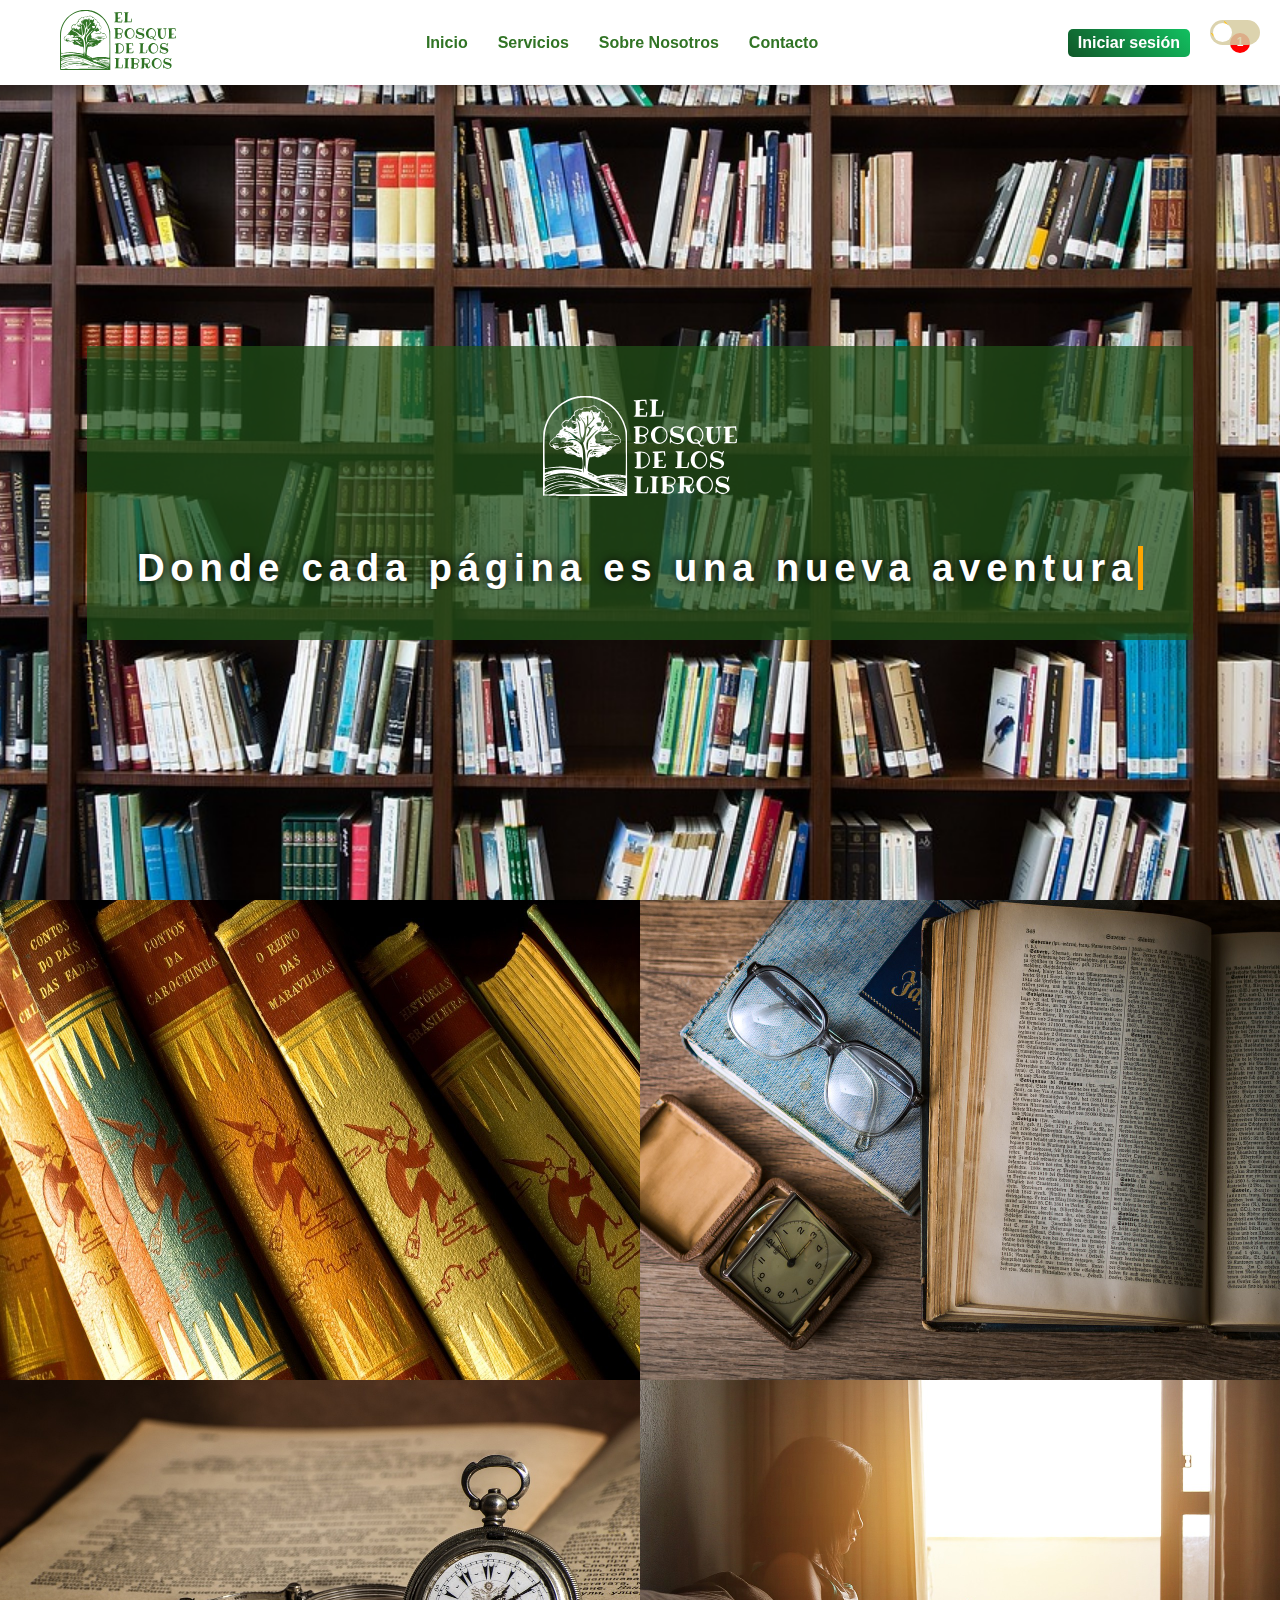
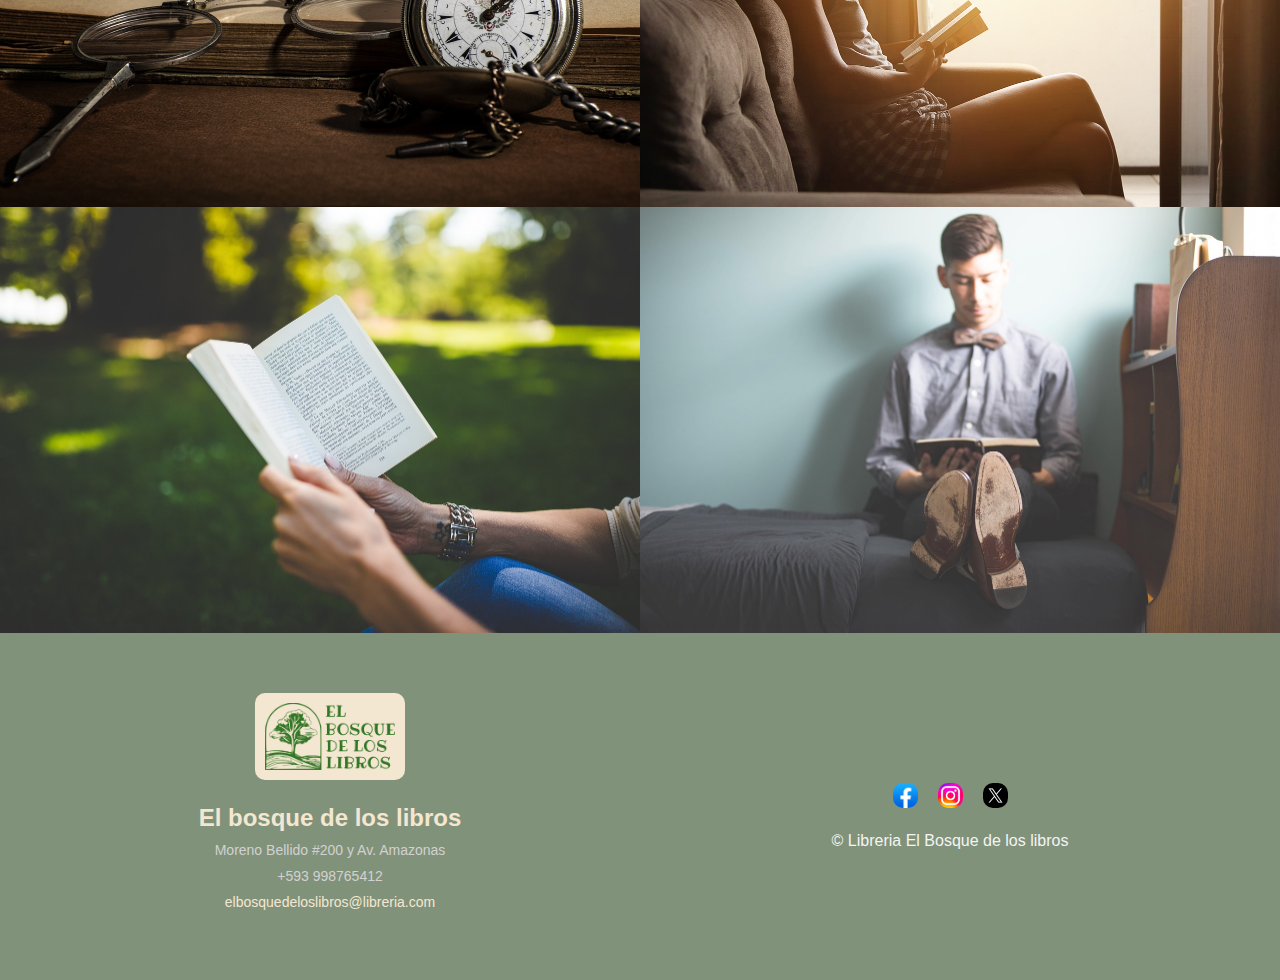
<file: 2P/index.html>
<!DOCTYPE html>
<html lang="en">
    <head>
        <meta charset="UTF-8">
        <meta name="viewport" content="width=device-width, initial-scale=1.0">
        <link rel="stylesheet" href="https://cdnjs.cloudflare.com/ajax/libs/font-awesome/6.7.1/css/all.min.css" integrity="sha512-5Hs3dF2AEPkpNAR7UiOHba+lRSJNeM2ECkwxUIxC1Q/FLycGTbNapWXB4tP889k5T5Ju8fs4b1P5z/iB4nMfSQ==" crossorigin="anonymous" referrerpolicy="no-referrer" />
        <link rel="stylesheet" href="css/styles.css">
        <link rel="stylesheet" href="css/index.css">
        <title>Página Principal</title>
        <script src="scripts/state.js"></script>
    </head>
<body>
    <input type="checkbox" id="modoOscuro" autofill="false">
    <label for="modoOscuro" class="modoOscuroInterruptor">🌙</label>
    <header>
        <nav>
            <a href="index.html">
                <figure class="logo">
                    <img src="img/logo.svg" height="60" alt="Logo">
                </figure>
            </a>
            <div class="links">
                <a href="index.html">Inicio</a>
                <a href="servicios.html">Servicios</a>
                <a href="acerca.html">Sobre Nosotros</a>
                <a href="contacto.html">Contacto</a>
            </div>
            <div class="acciones">
                <a href="login.html" class="login">Iniciar sesión</a>
                <a href="carrito.html" class="carrito">
                    <i class="fa-solid fa-cart-shopping"></i>
                    <span>1</span>
                </a>
            </div>
        </nav>
    </header>
    <main>
        <section class="hero">
            <div class="container">
                <div class="center">
                    <figure class="logo">
                        <img src="img/logo.svg" height="100" alt="Logo">
                    </figure>
                    <div class="typewriter">
                        <h1>Donde cada página es una nueva aventura</h1>
                    </div>
                </div>
            </div>
        </section>
        <section class="grid">
            <img src="img/g1.jpg" alt="">
            <img src="img/g2.jpg" alt="">
            <img src="img/g3.jpg" alt="">
            <img src="img/g4.jpg" alt="">
            <img src="img/g5.jpg" alt="">
            <img src="img/g6.jpg" alt="">
        </section>
        <footer>
            <section class="infoFooter">
                <section class="logoFooter">
                    <img src="img/logo.png" alt="logo" class="fotoFooter">
                    <h2>El bosque de los libros</h2>
                    <p> <i class="fa-solid fa-map-pin"></i> Moreno Bellido #200 y Av. Amazonas </p>
                    <p> <i class="fa-solid fa-phone"></i> +593 998765412</p>
                    <p><i class="fa-solid fa-envelope"></i><a href="mailto:elbosquedeloslibros@libreria.com">elbosquedeloslibros@libreria.com</a></p>
                </section>
                <section class="infoDerecha">
                    <section class="redesSociales">
                        <a href="https://www.facebook.com/?locale=es_LA" class="icono"><img src="img/facebook.png" alt="Facebook" ></a>
                        <a href="https://www.instagram.com/" class="icono"><img src="img/Instagram.webp" alt="Ig" ></a>
                        <a href="https://twitter.com/?lang=es" class="icono"><img src="img/x.jpg" alt="X" ></a>
                    </section>  
                    &copy; Libreria El Bosque de los libros
                </section>
            </section>
        </footer>
    </main>
</body>
</html>
</file>
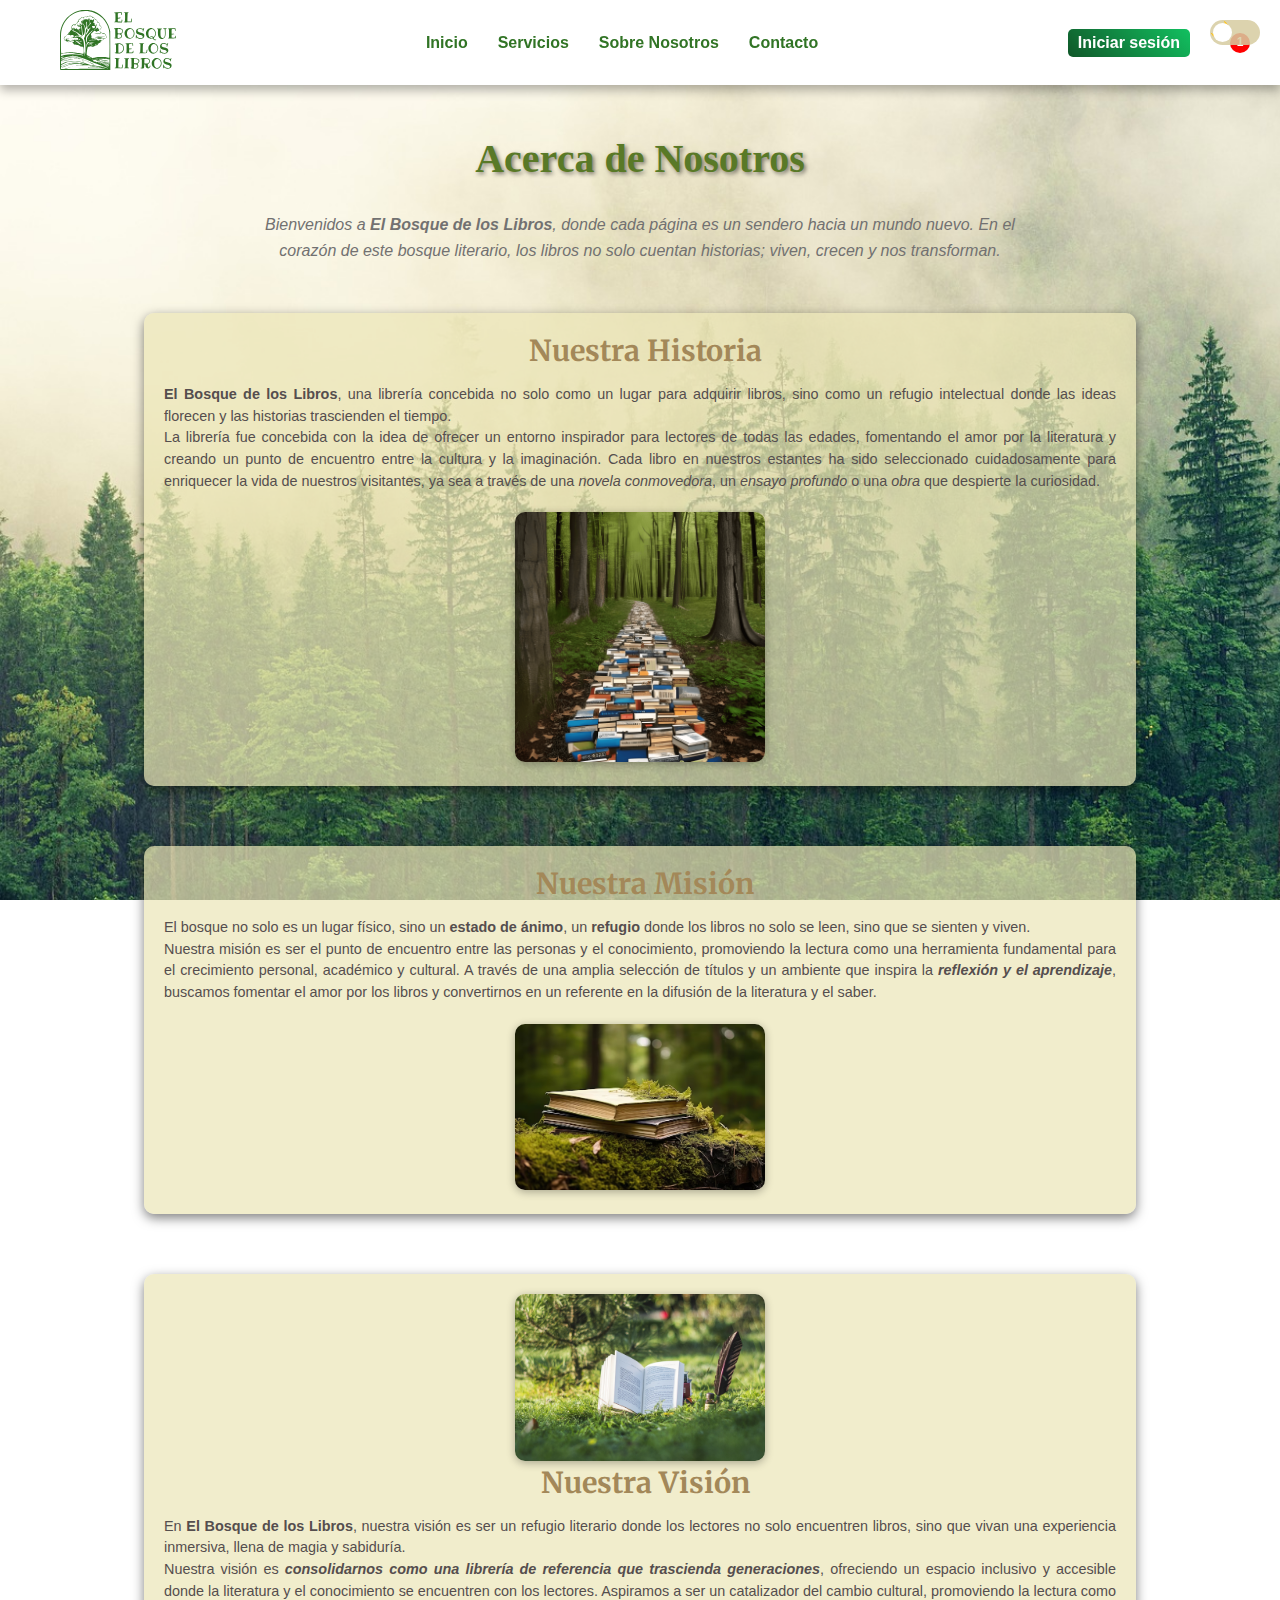
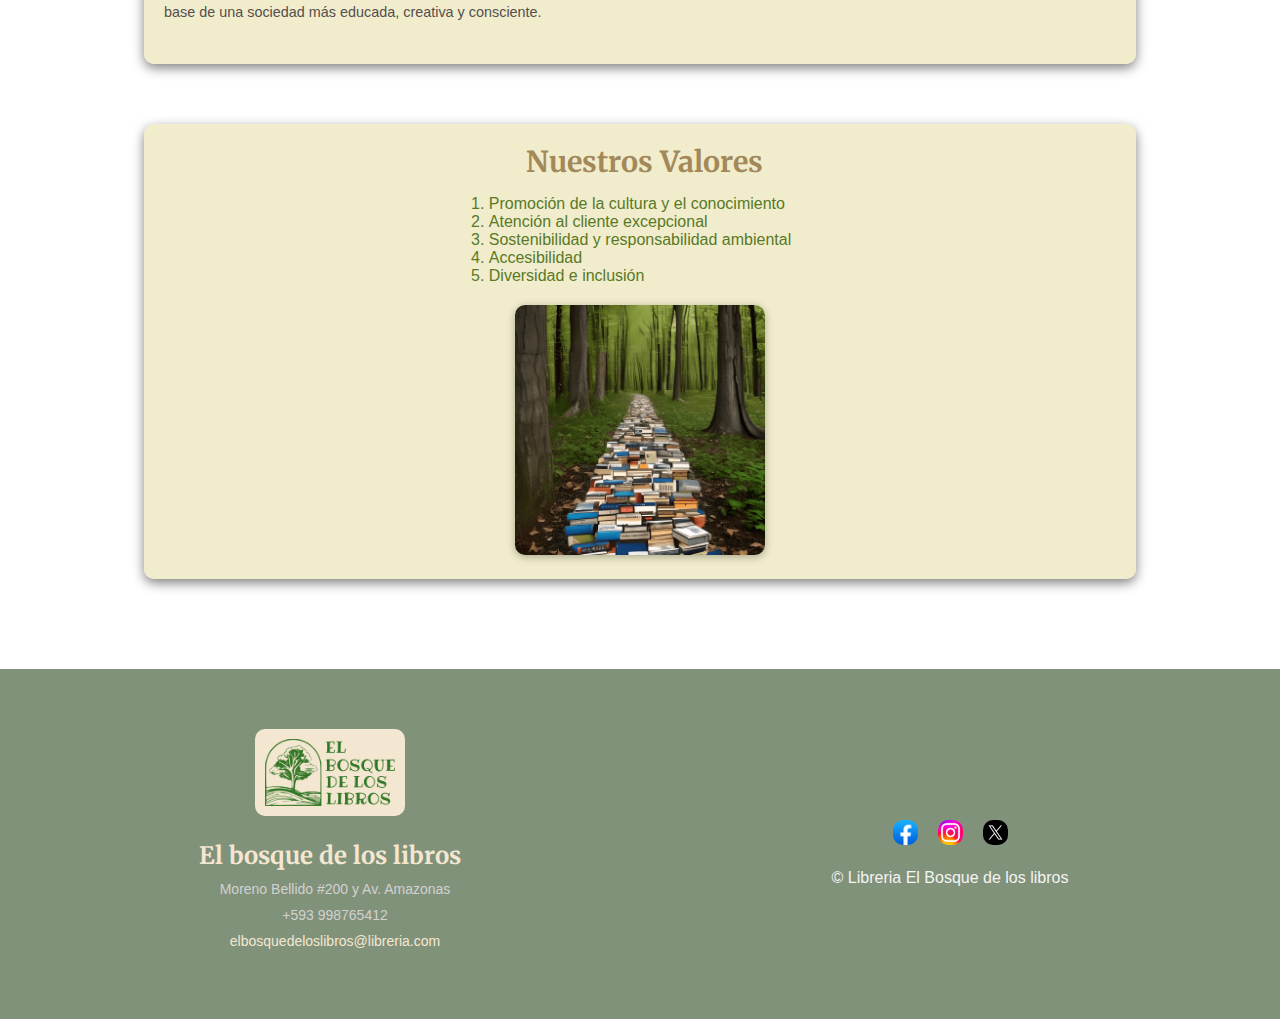
<file: 2P/acerca.html>
<!DOCTYPE html>
<html lang="en">
<head>
    <meta charset="UTF-8">
    <meta name="viewport" content="width=device-width, initial-scale=1.0">
    <link rel="stylesheet" href="css/styles.css">
    <link rel="stylesheet" href="css/acerca.css">
    <link rel="stylesheet" href="https://cdnjs.cloudflare.com/ajax/libs/font-awesome/6.7.1/css/all.min.css" integrity="sha512-5Hs3dF2AEPkpNAR7UiOHba+lRSJNeM2ECkwxUIxC1Q/FLycGTbNapWXB4tP889k5T5Ju8fs4b1P5z/iB4nMfSQ==" crossorigin="anonymous" referrerpolicy="no-referrer">
    <link href="https://fonts.googleapis.com/css2?family=Merriweather:wght@400;700&family=Open+Sans:wght@300;400&display=swap" rel="stylesheet">

    <title>Acerca de Nosotros</title>
    <script src="scripts/state.js"></script>
</head>
<body>
    <input type="checkbox" id="modoOscuro">
    <label for="modoOscuro" class="modoOscuroInterruptor">🌙</label>
    <header>
        <nav>
            <a href="index.html">
                <figure class="logo">
                    <img src="img/logo.svg" height="60" alt="Logo">
                </figure>
            </a>
            <div class="links">
                <a href="index.html">Inicio</a>
                <a href="servicios.html">Servicios</a>
                <a href="acerca.html">Sobre Nosotros</a>
                <a href="contacto.html">Contacto</a>
            </div>
            <div class="acciones">
                <a href="login.html" class="login">Iniciar sesión</a>
                <a href="carrito.html" class="carrito">
                    <i class="fa-solid fa-cart-shopping"></i>
                    <span>1</span>
                </a>
            </div>
        </nav>
    </header>
    <section class="contenedor">
        <main>
            <section class="acercaDeNosotros">
                <h2>Acerca de Nosotros</h2>
                <p class="introduccion">Bienvenidos a <strong>El Bosque de los Libros</strong>, donde cada página es un sendero hacia un mundo nuevo. En el corazón de este bosque literario, los libros no solo cuentan historias; viven, crecen y nos transforman.</p>
                <section class="secciones">
                    <section class="seccion">
                        <section class="info">
                            <h3><i class="fa-solid fa-book"></i>Nuestra Historia</h3>
                            <p><strong>El Bosque de los Libros</strong>, una librería concebida no solo como un lugar para adquirir libros, sino como un refugio intelectual donde las ideas florecen y las historias trascienden el tiempo.</p>
                            <p>La librería fue concebida con la idea de ofrecer un entorno inspirador para lectores de todas las edades, fomentando el amor por la literatura y creando un punto de encuentro entre la cultura y la imaginación. Cada libro en nuestros estantes ha sido seleccionado cuidadosamente para enriquecer la vida de nuestros visitantes, ya sea a través de una <em>novela conmovedora</em>, un <em>ensayo profundo</em> o una <em>obra</em> que despierte la curiosidad.</p>
                        </section>
                        <section class="imagen">
                            <img src="img/libreriaBosque.png" alt="Bosque de los Libros">
                        </section>
                    </section>
                                  
                    <section class="seccion">
                        <section class="info">
                            <h3><i class="fa-solid fa-flag"></i>Nuestra Misión</h3>
                            <p>El bosque no solo es un lugar físico, sino un <strong>estado de ánimo</strong>, un <strong>refugio</strong> donde los libros no solo se leen, sino que se sienten y viven.</p>
                            <p>Nuestra misión es ser el punto de encuentro entre las personas y el conocimiento, promoviendo la lectura como una herramienta fundamental para el crecimiento personal, académico y cultural. A través de una amplia selección de títulos y un ambiente que inspira la <strong><em>reflexión y el aprendizaje</em></strong>, buscamos fomentar el amor por los libros y convertirnos en un referente en la difusión de la literatura y el saber.</p>
                        </section>
                        <section class="imagen">
                            <img src="img/misionBosque.jpg" alt="Misión del Bosque de los Libros">
                        </section>
                    </section>
    
                    <section class="seccion">
                        <section class="imagen">
                            <img src="img/vision.jpg" alt="Visión del Bosque de los Libros">
                        </section>
                        <section class="info">
                            <h3><i class="fa-solid fa-eye"></i>Nuestra Visión</h3>
                            <p>En <strong>El Bosque de los Libros</strong>, nuestra visión es ser un refugio literario donde los lectores no solo encuentren libros, sino que vivan una experiencia inmersiva, llena de magia y sabiduría.</p>
                            <p>Nuestra visión es <strong><em>consolidarnos como una librería de referencia que trascienda generaciones</em></strong>, ofreciendo un espacio inclusivo y accesible donde la literatura y el conocimiento se encuentren con los lectores. Aspiramos a ser un catalizador del cambio cultural, promoviendo la lectura como base de una sociedad más educada, creativa y consciente.</p>
                        </section>
                    </section>

                    <section class="seccion">
                        <section class="info">
                            <h3><i class="fa-solid fa-book"></i>Nuestros Valores</h3>
                            <p>
                                <ol>
                                    <li>Promoción de la cultura y el conocimiento</li>
                                    <li>Atención al cliente excepcional</li>
                                    <li>Sostenibilidad y responsabilidad ambiental</li>
                                    <li>Accesibilidad</li>
                                    <li>Diversidad e inclusión</li>
                                </ol>
                            </p>
                        </section>
                        <section class="imagen">
                            <img src="img/libreriaBosque.png" alt="Bosque de los Libros">
                        </section>
                    </section>
    
                </section>
            </section>
            
        </main>
        <footer>
            <section class="infoFooter">
                <section class="logoFooter">
                    <img src="img/logo.png" alt="logo" class="fotoFooter">
                    <h2>El bosque de los libros</h2>
                    <p> <i class="fa-solid fa-map-pin"></i> Moreno Bellido #200 y Av. Amazonas </p>
                    <p> <i class="fa-solid fa-phone"></i> +593 998765412</p>
                    <p><i class="fa-solid fa-envelope"></i><a href="mailto:elbosquedeloslibros@libreria.com">elbosquedeloslibros@libreria.com</a></p>
                </section>
                <section class="infoDerecha">
                    <section class="redesSociales">
                        <a href="https://www.facebook.com/?locale=es_LA" class="icono"><img src="img/facebook.png" alt="Facebook" ></a>
                        <a href="https://www.instagram.com/" class="icono"><img src="img/Instagram.webp" alt="Ig" ></a>
                        <a href="https://twitter.com/?lang=es" class="icono"><img src="img/x.jpg" alt="X" ></a>
                    </section>  
                    &copy; Libreria El Bosque de los libros
                </section>
            </section>
        </footer>
        
    </section>
    
</body>
</html>
</file>
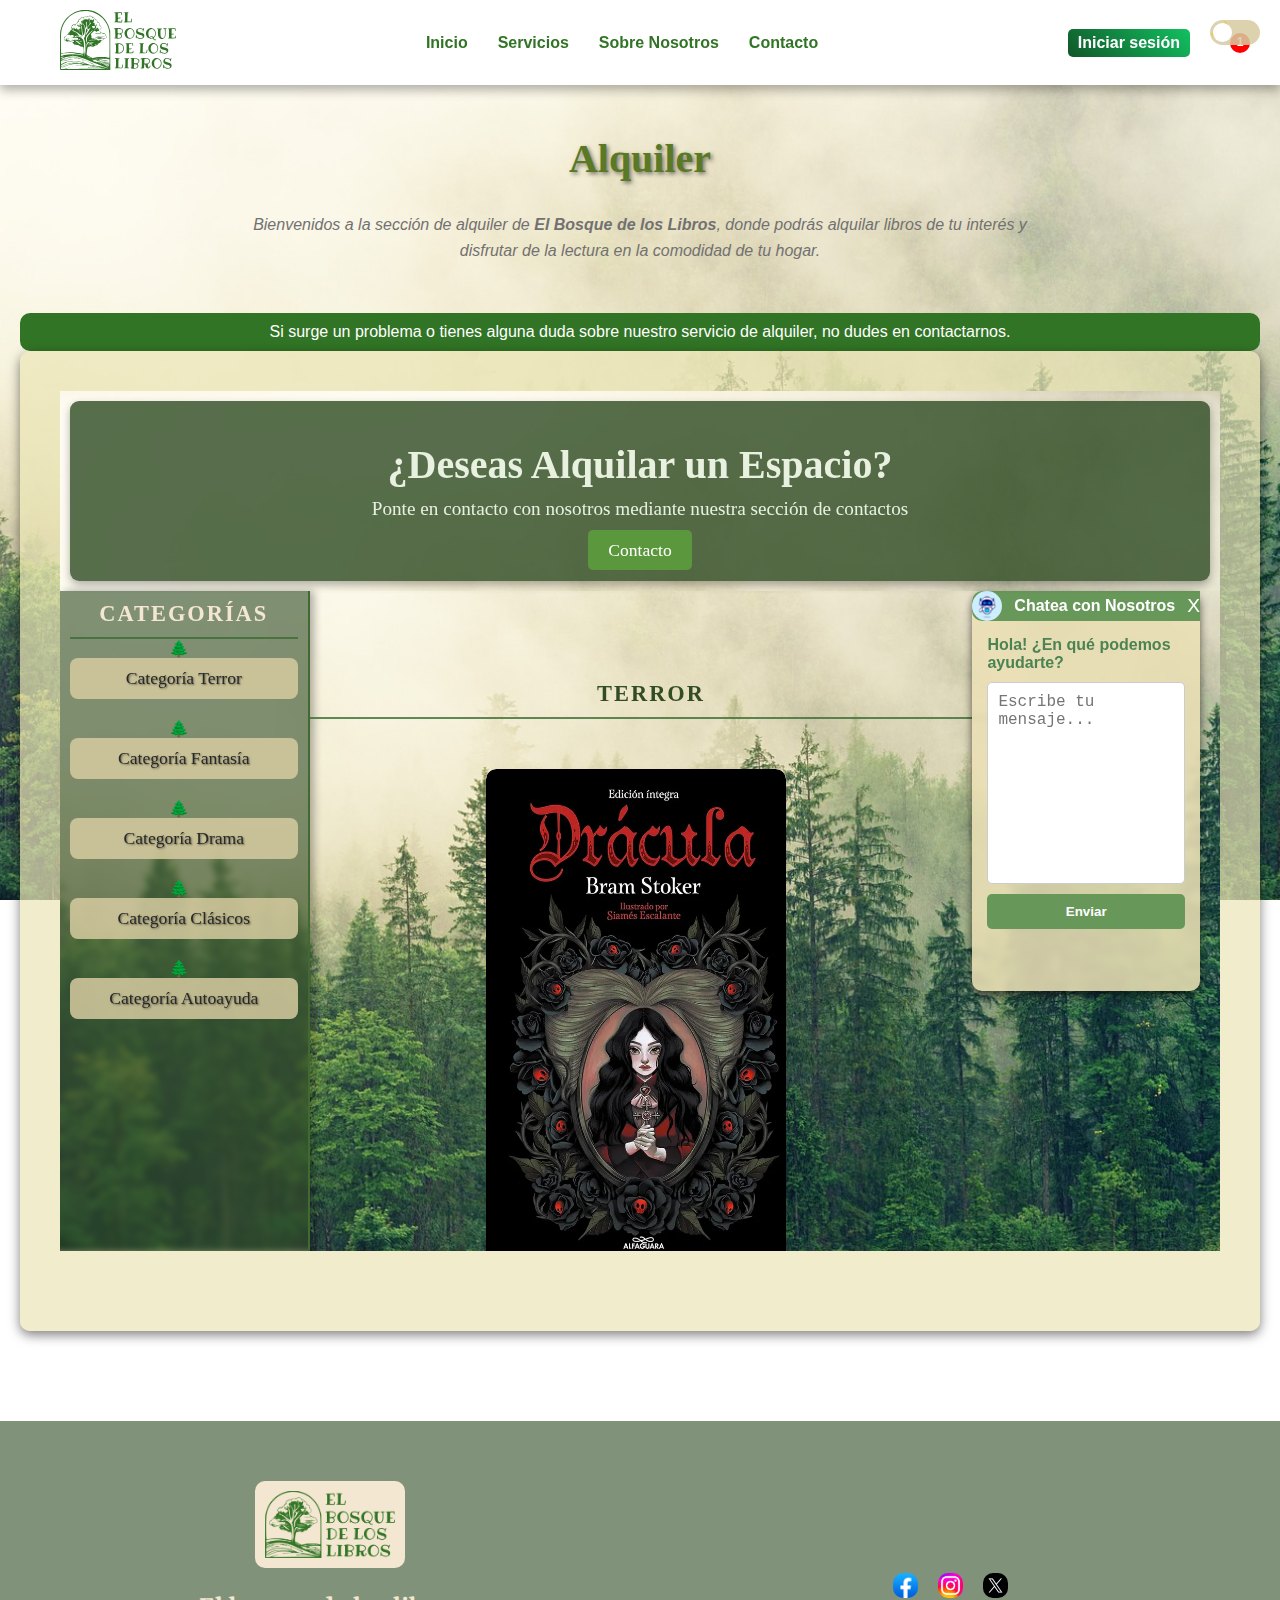
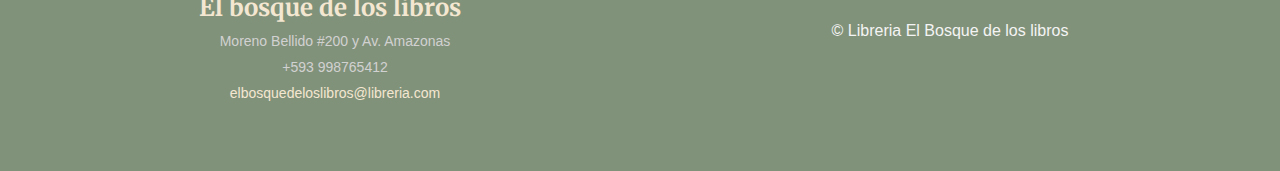
<file: 2P/alquiler.html>
<!DOCTYPE html>
<html lang="en">
<head>
    <meta charset="UTF-8">
    <meta name="viewport" content="width=device-width, initial-scale=1.0">
    <link rel="stylesheet" href="css/styles.css">
    <link rel="stylesheet" href="css/alquiler.css">
    <link rel="stylesheet" href="https://cdnjs.cloudflare.com/ajax/libs/font-awesome/6.7.1/css/all.min.css" integrity="sha512-5Hs3dF2AEPkpNAR7UiOHba+lRSJNeM2ECkwxUIxC1Q/FLycGTbNapWXB4tP889k5T5Ju8fs4b1P5z/iB4nMfSQ==" crossorigin="anonymous" referrerpolicy="no-referrer">
    <link href="https://fonts.googleapis.com/css2?family=Merriweather:wght@400;700&family=Open+Sans:wght@300;400&display=swap" rel="stylesheet">

    <title>Alquiler</title>
    <script src="scripts/state.js"></script>
</head>
<body>
    <input type="checkbox" id="modoOscuro" autofill="false" onclick="transferState()">
    <label for="modoOscuro" class="modoOscuroInterruptor">🌙</label>
    <header>
        <nav>
            <a href="index.html">
                <figure class="logo">
                    <img src="img/logo.svg" height="60" alt="Logo">
                </figure>
            </a>
            <div class="links">
                <a href="index.html">Inicio</a>
                <a href="servicios.html">Servicios</a>
                <a href="acerca.html">Sobre Nosotros</a>
                <a href="contacto.html">Contacto</a>
            </div>
            <div class="acciones">
                <a href="login.html" class="login">Iniciar sesión</a>
                <a href="carrito.html" class="carrito">
                    <i class="fa-solid fa-cart-shopping"></i>
                    <span>1</span>
                </a>
            </div>
        </nav>
    </header>
    <section class="contenedor">
        <main>
            <section class="alquiler">
                <h2>Alquiler</h2>
                <p class="introduccion">Bienvenidos a la sección de alquiler de <strong>El Bosque de los Libros</strong>, donde podrás alquilar libros de tu interés y disfrutar de la lectura en la comodidad de tu hogar.</p>
                <p class="introduccion1">Si surge un problema o tienes alguna duda sobre nuestro servicio de alquiler, no dudes en contactarnos.</p>

                <section class="screenAlquiler">
                    <iframe src="libreriaAlquiler.html" frameborder="0" name="screen" title="SeccionAlquiler" id="screen"></iframe>
                </section>
            </section>
        </main>

        <footer>
            <section class="infoFooter">
                <section class="logoFooter">
                    <img src="img/logo.png" alt="logo" class="fotoFooter">
                    <h2>El bosque de los libros</h2>
                    <p> <i class="fa-solid fa-map-pin"></i> Moreno Bellido #200 y Av. Amazonas </p>
                    <p> <i class="fa-solid fa-phone"></i> +593 998765412</p>
                    <p><i class="fa-solid fa-envelope"></i><a href="mailto:elbosquedeloslibros@libreria.com">elbosquedeloslibros@libreria.com</a></p>
                </section>
                <section class="infoDerecha">
                    <section class="redesSociales">
                        <a href="https://www.facebook.com/?locale=es_LA" class="icono"><img src="img/facebook.png" alt="Facebook" ></a>
                        <a href="https://www.instagram.com/" class="icono"><img src="img/Instagram.webp" alt="Ig" ></a>
                        <a href="https://twitter.com/?lang=es" class="icono"><img src="img/x.jpg" alt="X" ></a>
                    </section>  
                    &copy; Libreria El Bosque de los libros
                </section>
            </section>
        </footer>
    </section>
    <script src="scripts/updateStater.js"></script>
</body>
</html>
</file>
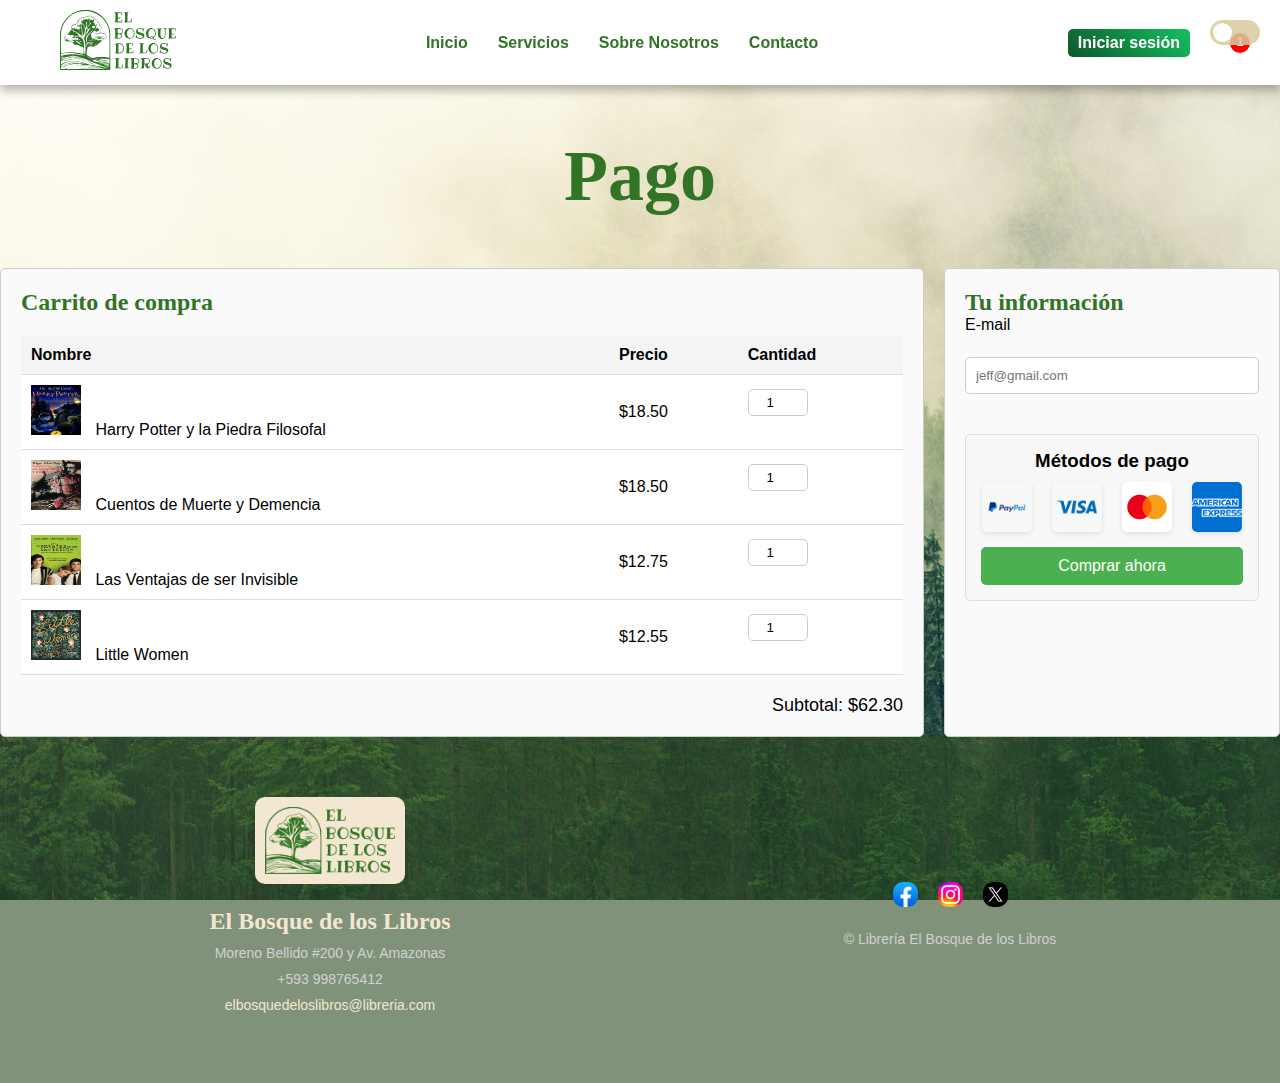
<file: 2P/carrito.html>
<!DOCTYPE html>
<html lang="en">
<head>
    <meta charset="UTF-8">
    <meta name="viewport" content="width=device-width, initial-scale=1.0">
    <link rel="stylesheet" href="css/styles.css">
    <link rel="stylesheet" href="./css/carrito.css">
    <link rel="stylesheet" href="https://cdnjs.cloudflare.com/ajax/libs/font-awesome/6.7.1/css/all.min.css" integrity="sha512-5Hs3dF2AEPkpNAR7UiOHba+lRSJNeM2ECkwxUIxC1Q/FLycGTbNapWXB4tP889k5T5Ju8fs4b1P5z/iB4nMfSQ==" crossorigin="anonymous" referrerpolicy="no-referrer">
    <title>Carrito de Compra</title>
    <script src="scripts/state.js"></script>
</head>
<body>
    <input type="checkbox" id="modoOscuro" autofill="false">
    <label for="modoOscuro" class="modoOscuroInterruptor">🌙</label>
    <header>
        <nav>
            <a href="index.html">
                <figure class="logo">
                    <img src="img/logo.svg" height="60" alt="Logo">
                </figure>
            </a>
            <div class="links">
                <a href="index.html">Inicio</a>
                <a href="servicios.html">Servicios</a>
                <a href="acerca.html">Sobre Nosotros</a>
                <a href="contacto.html">Contacto</a>
            </div>
            <div class="acciones">
                <a href="login.html" class="login">Iniciar sesión</a>
                <a href="carrito.html" class="carrito">
                    <i class="fa-solid fa-cart-shopping"></i>
                    <span>1</span>
                </a>
            </div>
        </nav>
    </header>
    <main>
        <section class="textoPago">
            <h1>Pago</h1>
        </section>

        <section class="checkout">
            <aside class="shoppingCart">
                <h2>Carrito de compra</h2>
                <table class="cartTable">
                    <thead>
                        <tr>
                            <th>Nombre</th>
                            <th>Precio</th>
                            <th>Cantidad</th>
                        </tr>
                    </thead>
                    <tbody>
                        <tr>
                            <td><img src="./img/harrypotter.jpg" alt="Harry Potter" class="productImage"> Harry Potter y la Piedra Filosofal</td>
                            <td>$18.50</td>
                            <td><input type="number" value="1" min="1" class="quantityInput"></td>
                        </tr>
                        <tr>
                            <td><img src="./img/terror2.jpg" alt="Cuentos de Muerte y Demencia" class="productImage"> Cuentos de Muerte y Demencia</td>
                            <td>$18.50</td>
                            <td><input type="number" value="1" min="1" class="quantityInput"></td>
                        </tr>
                        <tr>
                            <td><img src="./img/invisibleDrama.jpg" alt="Las Ventajas de ser Invisible" class="productImage"> Las Ventajas de ser Invisible</td>
                            <td>$12.75</td>
                            <td><input type="number" value="1" min="1" class="quantityInput"></td>
                        </tr>
                        <tr>
                            <td><img src="./img/littlewomenClasico.jpg" alt="Little Women" class="productImage"> Little Women</td>
                            <td>$12.55</td>
                            <td><input type="number" value="1" min="1" class="quantityInput"></td>
                        </tr>
                    </tbody>
                </table>
                <div class="subtotal">Subtotal: $62.30</div>
            </aside>

            <section class="paymentMethod">
                <div class="information">
                    <h2>Tu información</h2>
                    <div>
                        <label>E-mail</label><br>
                        <input type="text" placeholder="jeff@gmail.com">
                    </div>
                </div>
                <div class="paymentOptions">
                    <h3>Métodos de pago</h3>
                    <div class="payment-method">
                        <label>
                            <input type="radio" name="payment" value="PayPal">
                            <img src="./img/paypal.webp" alt="PayPal" width="50px">
                        </label>
                        <label>
                            <input type="radio" name="payment" value="Visa">
                            <img src="./img/visa.webp" alt="Visa" width="50px">
                        </label>
                        <label>
                            <input type="radio" name="payment" value="MasterCard">
                            <img src="./img/mastercard.jpg" alt="MasterCard" width="50px">
                        </label>
                        <label>
                            <input type="radio" name="payment" value="Amex">
                            <img src="./img/amex.png" alt="American Express" width="50px">
                        </label>
                    </div>
                    <button>Comprar ahora</button>
                </div>
            </section>
        </section>

        <footer>
            <section class="infoFooter">
                <section class="logoFooter">
                    <img src="img/logo.png" alt="logo" class="fotoFooter">
                    <h2>El Bosque de los Libros</h2>
                    <p><i class="fa-solid fa-map-pin"></i> Moreno Bellido #200 y Av. Amazonas</p>
                    <p><i class="fa-solid fa-phone"></i> +593 998765412</p>
                    <p><i class="fa-solid fa-envelope"></i><a href="mailto:elbosquedeloslibros@libreria.com">elbosquedeloslibros@libreria.com</a></p>
                </section>
                <section class="infoDerecha">
                    <section class="redesSociales">
                        <a href="https://www.facebook.com/?locale=es_LA" class="icono"><img src="img/facebook.png" alt="Facebook"></a>
                        <a href="https://www.instagram.com/" class="icono"><img src="img/Instagram.webp" alt="Instagram"></a>
                        <a href="https://twitter.com/?lang=es" class="icono"><img src="img/x.jpg" alt="X"></a>
                    </section>  
                    <p>&copy; Librería El Bosque de los Libros</p>
                </section>
            </section>
        </footer>
    </main>
</body>
</html>
</file>
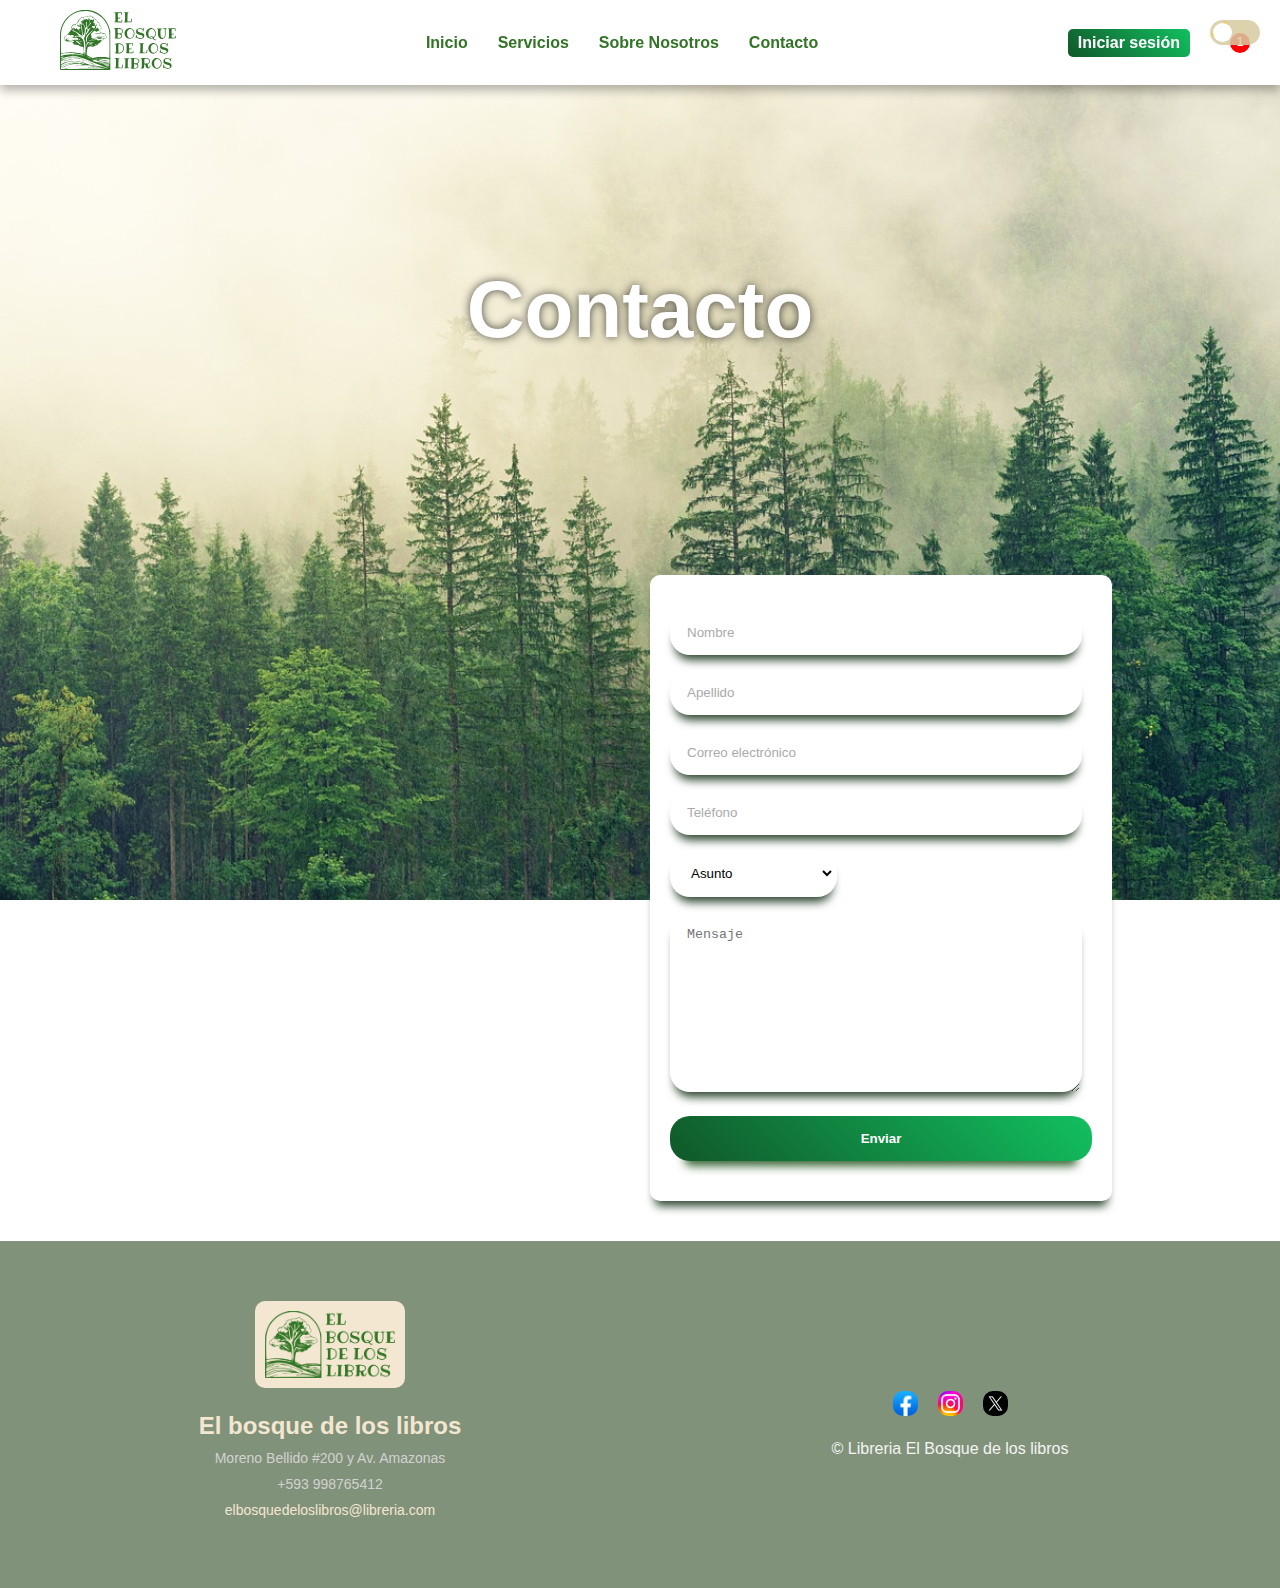
<file: 2P/contacto.html>
<!DOCTYPE html>
<html lang="en">
<head>
    <meta charset="UTF-8">
    <meta name="viewport" content="width=device-width, initial-scale=1.0">
    <link rel="stylesheet" href="https://cdnjs.cloudflare.com/ajax/libs/font-awesome/6.7.1/css/all.min.css" integrity="sha512-5Hs3dF2AEPkpNAR7UiOHba+lRSJNeM2ECkwxUIxC1Q/FLycGTbNapWXB4tP889k5T5Ju8fs4b1P5z/iB4nMfSQ==" crossorigin="anonymous" referrerpolicy="no-referrer" />
    <link rel="stylesheet" href="css/styles.css">
    <link rel="stylesheet" href="css/contacto.css">
    <title>Contacto</title>
    <script src="scripts/state.js"></script>
</head>
<body>
    <input type="checkbox" id="modoOscuro" autofill="false">
    <label for="modoOscuro" class="modoOscuroInterruptor">🌙</label>
    <header>
        <nav>
            <a href="index.html">
                <figure class="logo">
                    <img src="img/logo.svg" height="60" alt="Logo">
                </figure>
            </a>
            <div class="links">
                <a href="index.html">Inicio</a>
                <a href="servicios.html">Servicios</a>
                <a href="acerca.html">Sobre Nosotros</a>
                <a href="contacto.html">Contacto</a>
            </div>
            <div class="acciones">
                <a href="login.html" class="login">Iniciar sesión</a>
                <a href="carrito.html" class="carrito">
                    <i class="fa-solid fa-cart-shopping"></i>
                    <span>1</span>
                </a>
            </div>
        </nav>
    </header>
    <main>
        <section class="hero">
            <h1>Contacto</h1>
        </section>
        <section class="content">
            <div class="formulario">
                <div class="mapa">
                    <iframe src="https://www.google.com/maps/embed?pb=!1m18!1m12!1m3!1d3989.7580915507997!2d-78.44251930000003!3d-0.3148209999999978!2m3!1f0!2f0!3f0!3m2!1i1024!2i768!4f13.1!3m3!1m2!1s0x91d5bd12538eb13b%3A0x907c61f1abbe45ab!2sUNIVERSITY%20OF%20THE%20ARMED%20FORCES%20ESPE!5e0!3m2!1sen!2sec!4v1733323393170!5m2!1sen!2sec" style="border:0;" allowfullscreen="" loading="lazy" referrerpolicy="no-referrer-when-downgrade"></iframe>
                </div>
                <div class="form">
                    <form action="">
                        <p>
                            <input type="text" class="w1-2" name="nombre" id="nombre" placeholder="Nombre">
                        </p>
                        <p>
                            <input type="text" class="w1-2" name="apellido" id="apellido" placeholder="Apellido">
                        </p>
                        <p>
                            <input type="email" class="w1-2" name="email" id="email" placeholder="Correo electrónico">
                        </p>
                        <p>
                            <input type="number" class="w1-2" name="telefono" id="telefono" placeholder="Teléfono">
                        </p>

                        <p>
                            <select title="Asunto" name="asunto" id="asunto">
                                <option value="0">Asunto</option>
                                <option value="1">Reclamo</option>
                                <option value="2">Sugerencia</option>
                                <option value="3">Alquiler de espacio</option>
                                <option value="4">Otro</option>
                            </select>
                        </p>

                        <p>
                            <textarea name="mensaje" id="mensaje" cols="30" rows="10" placeholder="Mensaje" class="textArea w1-2"></textarea>
                        </p>
                        <input value="Enviar" type="submit" class="login-button" />
                    </form>
                </div>
            </div>
        </section>
        <footer>
            <section class="infoFooter">
                <section class="logoFooter">
                    <img src="img/logo.png" alt="logo" class="fotoFooter">
                    <h2>El bosque de los libros</h2>
                    <p> <i class="fa-solid fa-map-pin"></i> Moreno Bellido #200 y Av. Amazonas </p>
                    <p> <i class="fa-solid fa-phone"></i> +593 998765412</p>
                    <p><i class="fa-solid fa-envelope"></i><a href="mailto:elbosquedeloslibros@libreria.com">elbosquedeloslibros@libreria.com</a></p>
                </section>
                <section class="infoDerecha">
                    <section class="redesSociales">
                        <a href="https://www.facebook.com/?locale=es_LA" class="icono"><img src="img/facebook.png" alt="Facebook" ></a>
                        <a href="https://www.instagram.com/" class="icono"><img src="img/Instagram.webp" alt="Ig" ></a>
                        <a href="https://twitter.com/?lang=es" class="icono"><img src="img/x.jpg" alt="X" ></a>
                    </section>  
                    &copy; Libreria El Bosque de los libros
                </section>
            </section>
        </footer>
    </main>
</body>
</html>
</file>
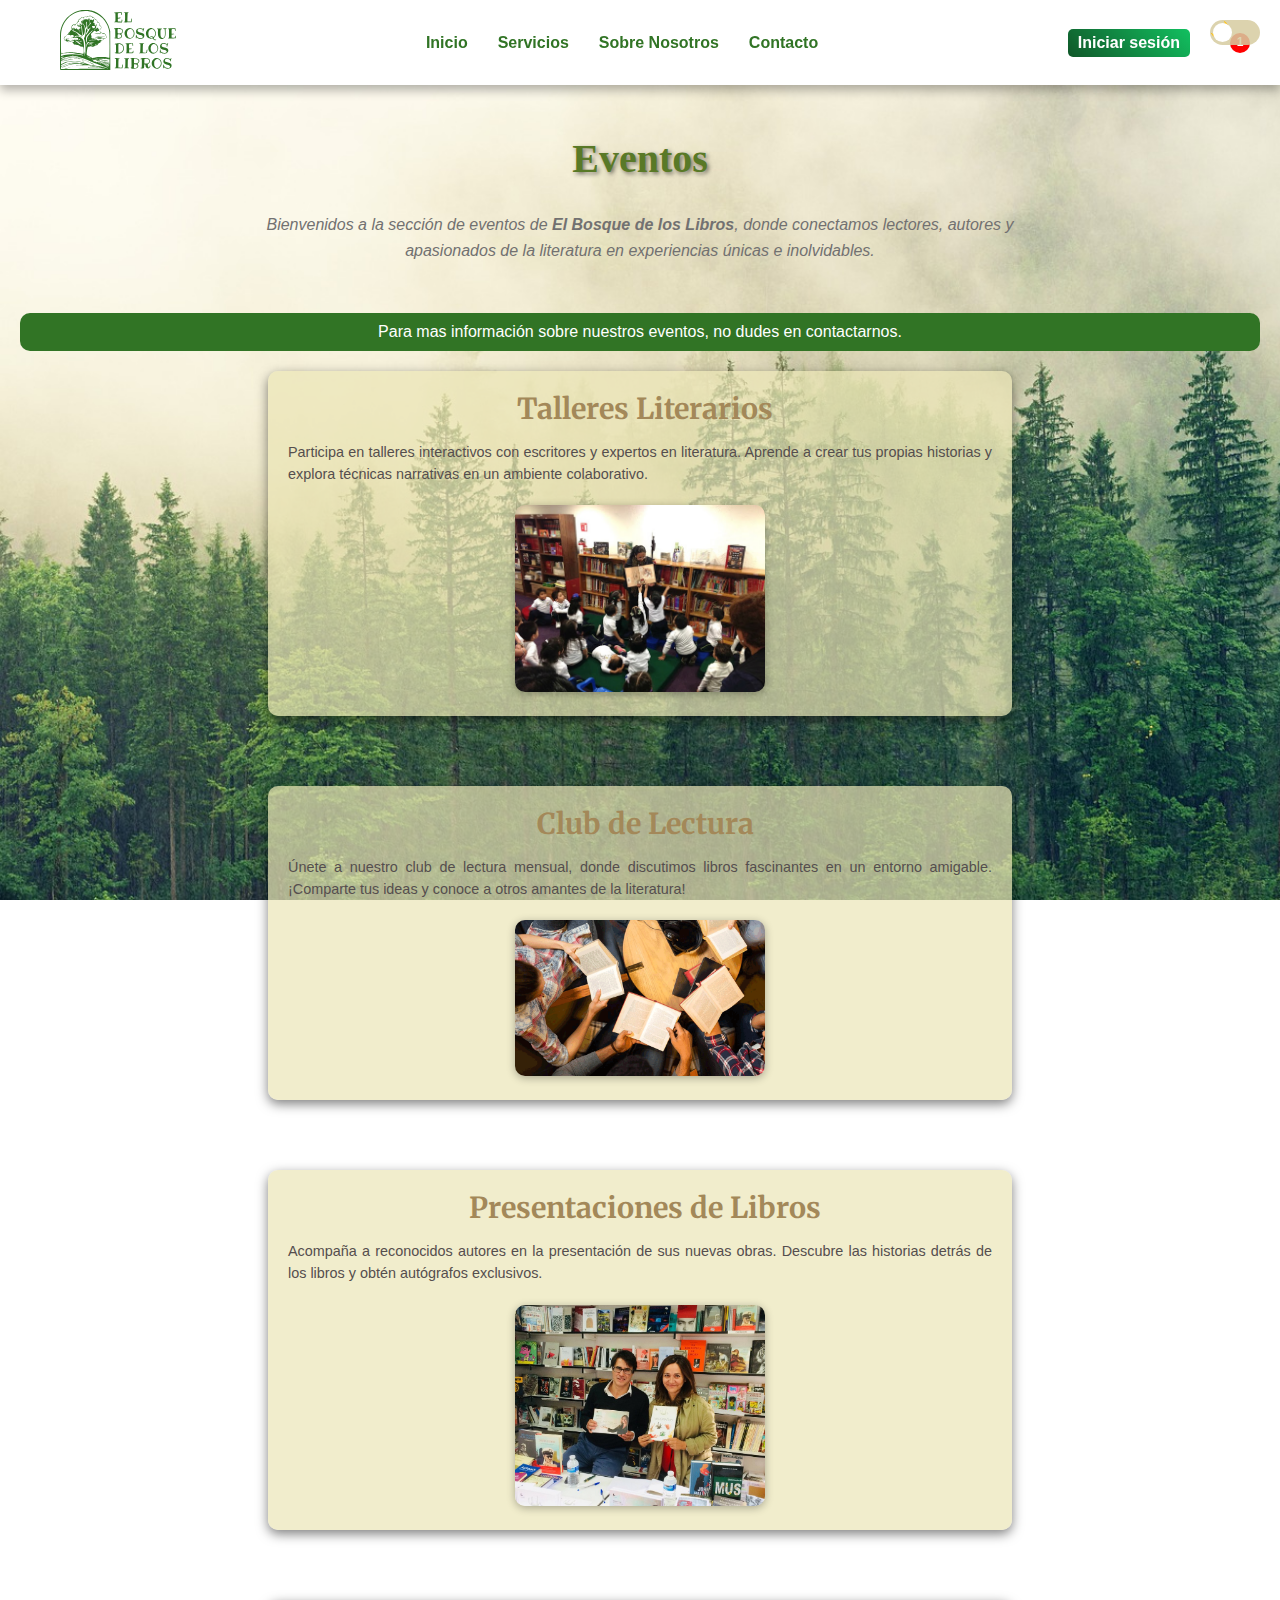
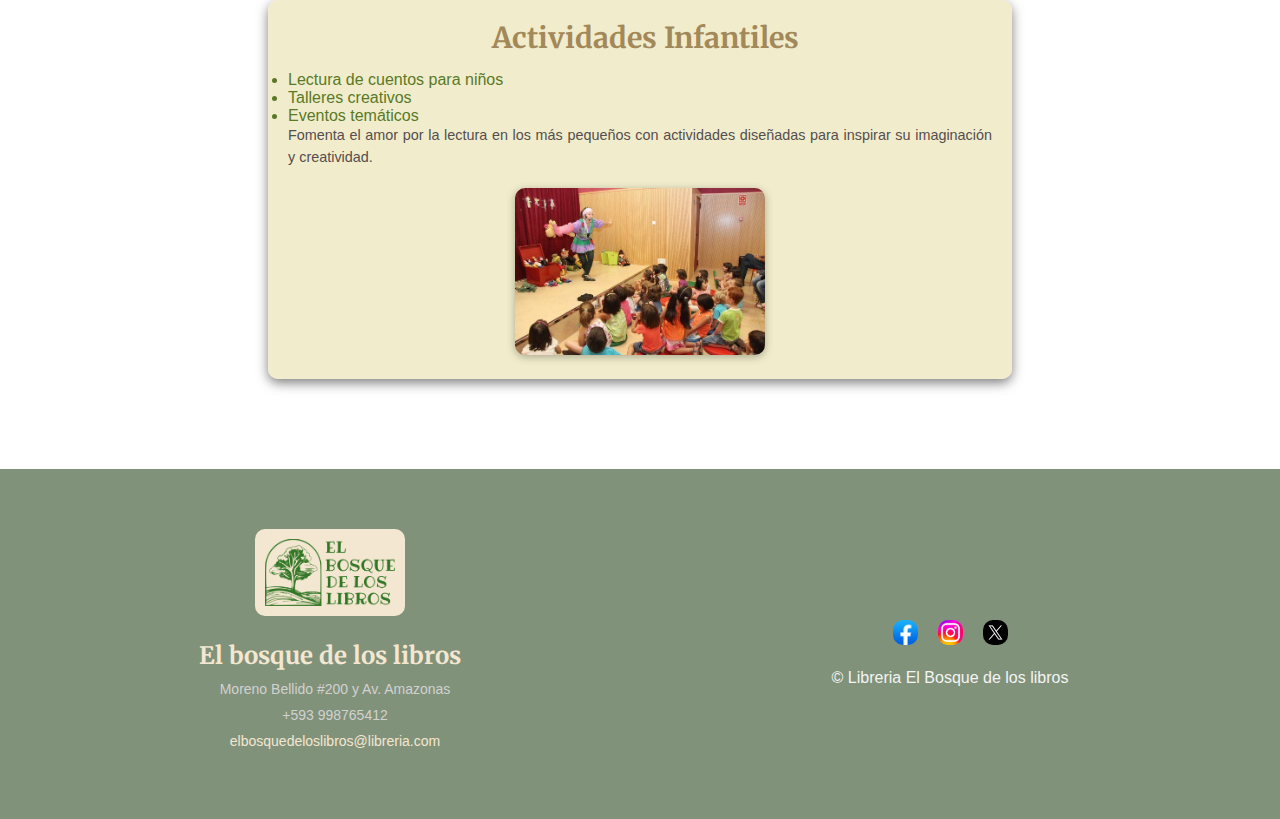
<file: 2P/eventos.html>
<!DOCTYPE html>
<html lang="en">
<head>
    <meta charset="UTF-8">
    <meta name="viewport" content="width=device-width, initial-scale=1.0">
    <link rel="stylesheet" href="css/styles.css">
    <link rel="stylesheet" href="css/eventos.css">
    <link rel="stylesheet" href="https://cdnjs.cloudflare.com/ajax/libs/font-awesome/6.7.1/css/all.min.css" integrity="sha512-5Hs3dF2AEPkpNAR7UiOHba+lRSJNeM2ECkwxUIxC1Q/FLycGTbNapWXB4tP889k5T5Ju8fs4b1P5z/iB4nMfSQ==" crossorigin="anonymous" referrerpolicy="no-referrer">
    <link href="https://fonts.googleapis.com/css2?family=Merriweather:wght@400;700&family=Open+Sans:wght@300;400&display=swap" rel="stylesheet">

    <title>Eventos</title>
    <script src="scripts/state.js"></script>
</head>
<body>
    <input type="checkbox" id="modoOscuro">
    <label for="modoOscuro" class="modoOscuroInterruptor">🌙</label>
    <header>
        <nav>
            <a href="index.html">
                <figure class="logo">
                    <img src="img/logo.svg" height="60" alt="Logo">
                </figure>
            </a>
            <div class="links">
                <a href="index.html">Inicio</a>
                <a href="servicios.html">Servicios</a>
                <a href="acerca.html">Sobre Nosotros</a>
                <a href="contacto.html">Contacto</a>
            </div>
            <div class="acciones">
                <a href="login.html" class="login">Iniciar sesión</a>
                <a href="carrito.html" class="carrito">
                    <i class="fa-solid fa-cart-shopping"></i>
                    <span>1</span>
                </a>
            </div>
        </nav>
    </header>
    <section class="contenedor">
        <main>
            <section class="eventos">
                <h2>Eventos</h2>
                <p class="introduccion">Bienvenidos a la sección de eventos de <strong>El Bosque de los Libros</strong>, donde conectamos lectores, autores y apasionados de la literatura en experiencias únicas e inolvidables.</p>
                <p class="introduccion1">Para mas información sobre nuestros eventos, no dudes en contactarnos.</p>
                <section class="secciones">
                    <section class="seccion">
                        <section class="info">
                            <h3><i class="fa-solid fa-calendar"></i> Talleres Literarios</h3>
                            <p>Participa en talleres interactivos con escritores y expertos en literatura. Aprende a crear tus propias historias y explora técnicas narrativas en un ambiente colaborativo.</p>
                        </section>
                        <section class="imagen">
                            <img src="img/talleres.jpg" alt="Talleres Literarios">
                        </section>
                    </section>
                                  
                    <section class="seccion">
                        <section class="info">
                            <h3><i class="fa-solid fa-people-group"></i> Club de Lectura</h3>
                            <p>Únete a nuestro club de lectura mensual, donde discutimos libros fascinantes en un entorno amigable. ¡Comparte tus ideas y conoce a otros amantes de la literatura!</p>
                        </section>
                        <section class="imagen">
                            <img src="img/clubLectura.png" alt="Club de Lectura">
                        </section>
                    </section>
    
                    <section class="seccion">
                        <section class="info">
                            <h3><i class="fa-solid fa-book-open"></i> Presentaciones de Libros</h3>
                            <p>Acompaña a reconocidos autores en la presentación de sus nuevas obras. Descubre las historias detrás de los libros y obtén autógrafos exclusivos.</p>
                        </section>
                        <section class="imagen">
                            <img src="img/presentacionLibro.jpeg" alt="Presentaciones de Libros">
                        </section>
                    </section>

                    <section class="seccion">
                        <section class="info">
                            <h3><i class="fa-solid fa-child"></i> Actividades Infantiles</h3>
                            <p>
                                <ul>
                                    <li>Lectura de cuentos para niños</li>
                                    <li>Talleres creativos</li>
                                    <li>Eventos temáticos</li>
                                </ul>
                            </p>
                            <p>Fomenta el amor por la lectura en los más pequeños con actividades diseñadas para inspirar su imaginación y creatividad.</p>
                        </section>
                        <section class="imagen">
                            <img src="img/actividadesInfantiles.jpg" alt="Actividades Infantiles">
                        </section>
                    </section>
    
                </section>
            </section>
            
        </main>
        <footer>
            <section class="infoFooter">
                <section class="logoFooter">
                    <img src="img/logo.png" alt="logo" class="fotoFooter">
                    <h2>El bosque de los libros</h2>
                    <p> <i class="fa-solid fa-map-pin"></i> Moreno Bellido #200 y Av. Amazonas </p>
                    <p> <i class="fa-solid fa-phone"></i> +593 998765412</p>
                    <p><i class="fa-solid fa-envelope"></i><a href="mailto:elbosquedeloslibros@libreria.com">elbosquedeloslibros@libreria.com</a></p>
                </section>
                <section class="infoDerecha">
                    <section class="redesSociales">
                        <a href="https://www.facebook.com/?locale=es_LA" class="icono"><img src="img/facebook.png" alt="Facebook" ></a>
                        <a href="https://www.instagram.com/" class="icono"><img src="img/Instagram.webp" alt="Ig" ></a>
                        <a href="https://twitter.com/?lang=es" class="icono"><img src="img/x.jpg" alt="X" ></a>
                    </section>  
                    &copy; Libreria El Bosque de los libros
                </section>
            </section>
        </footer>
        
    </section>
</body>
</html>
</file>
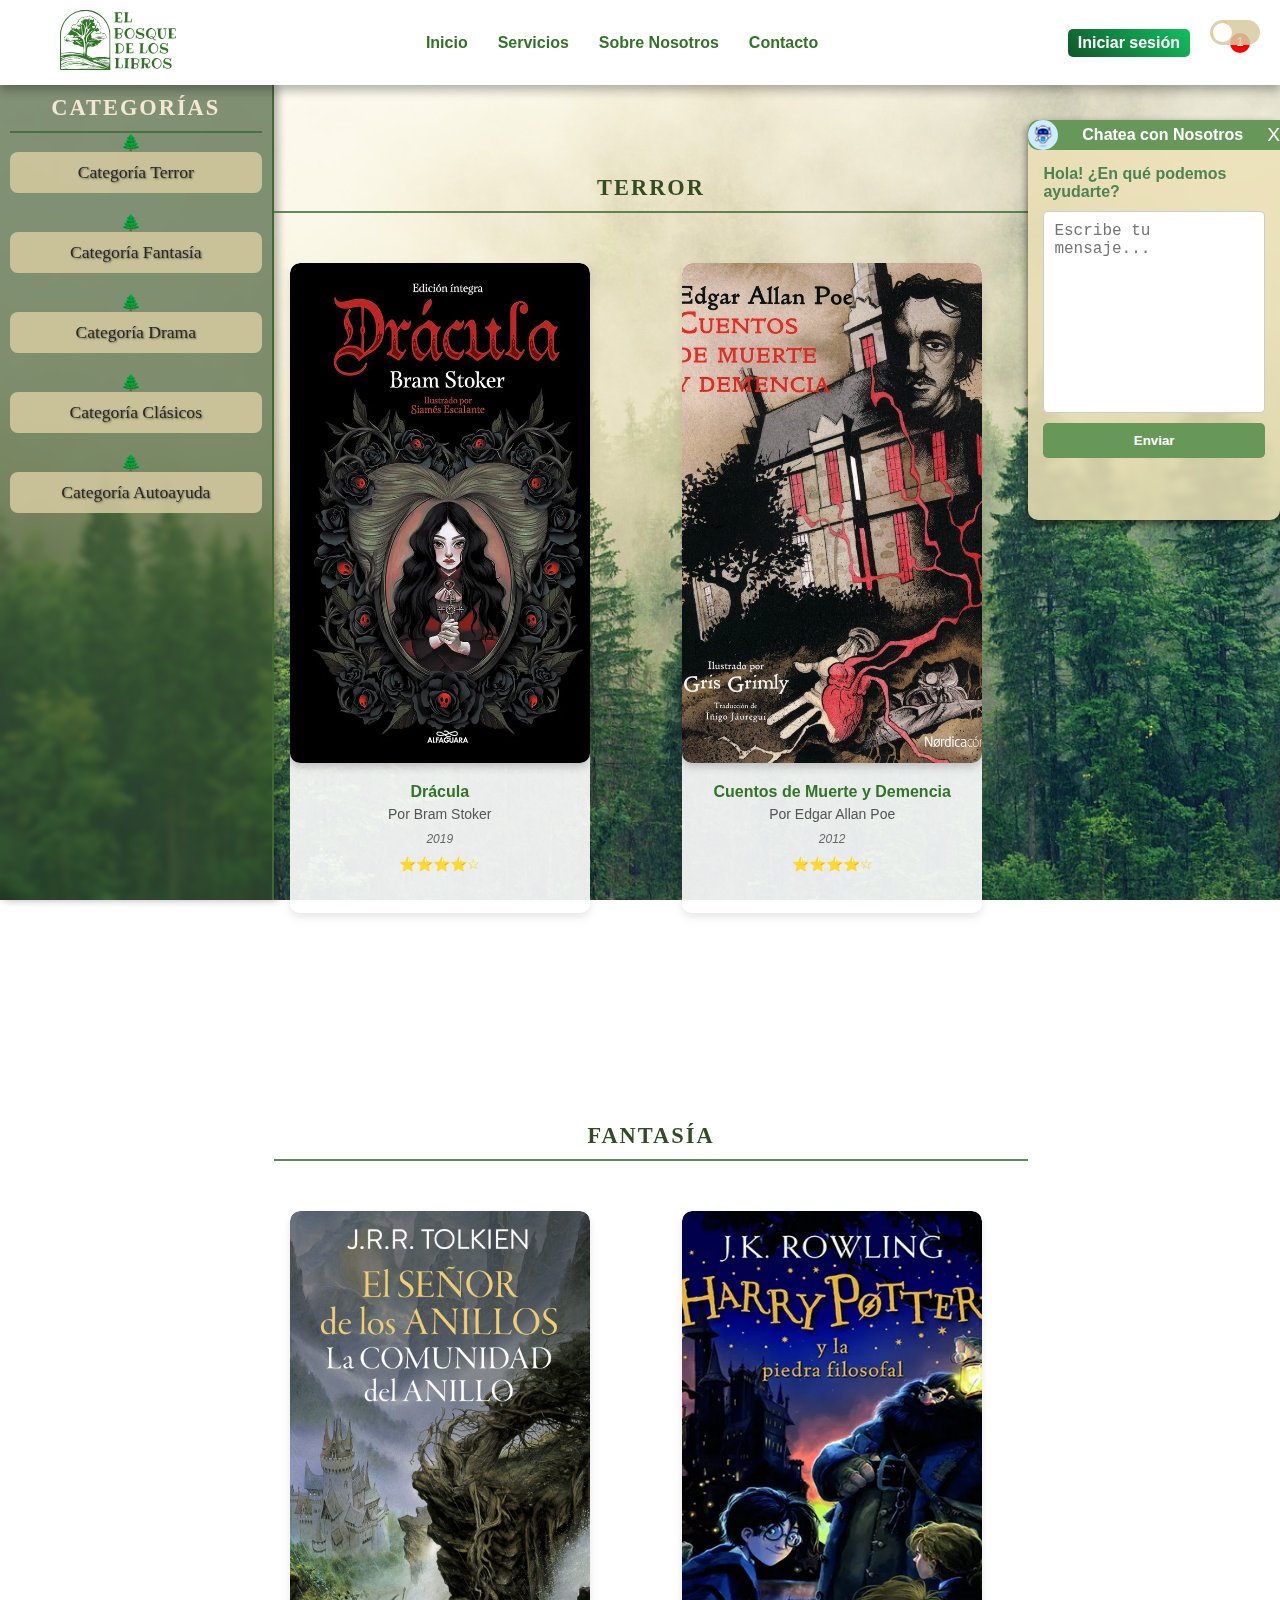
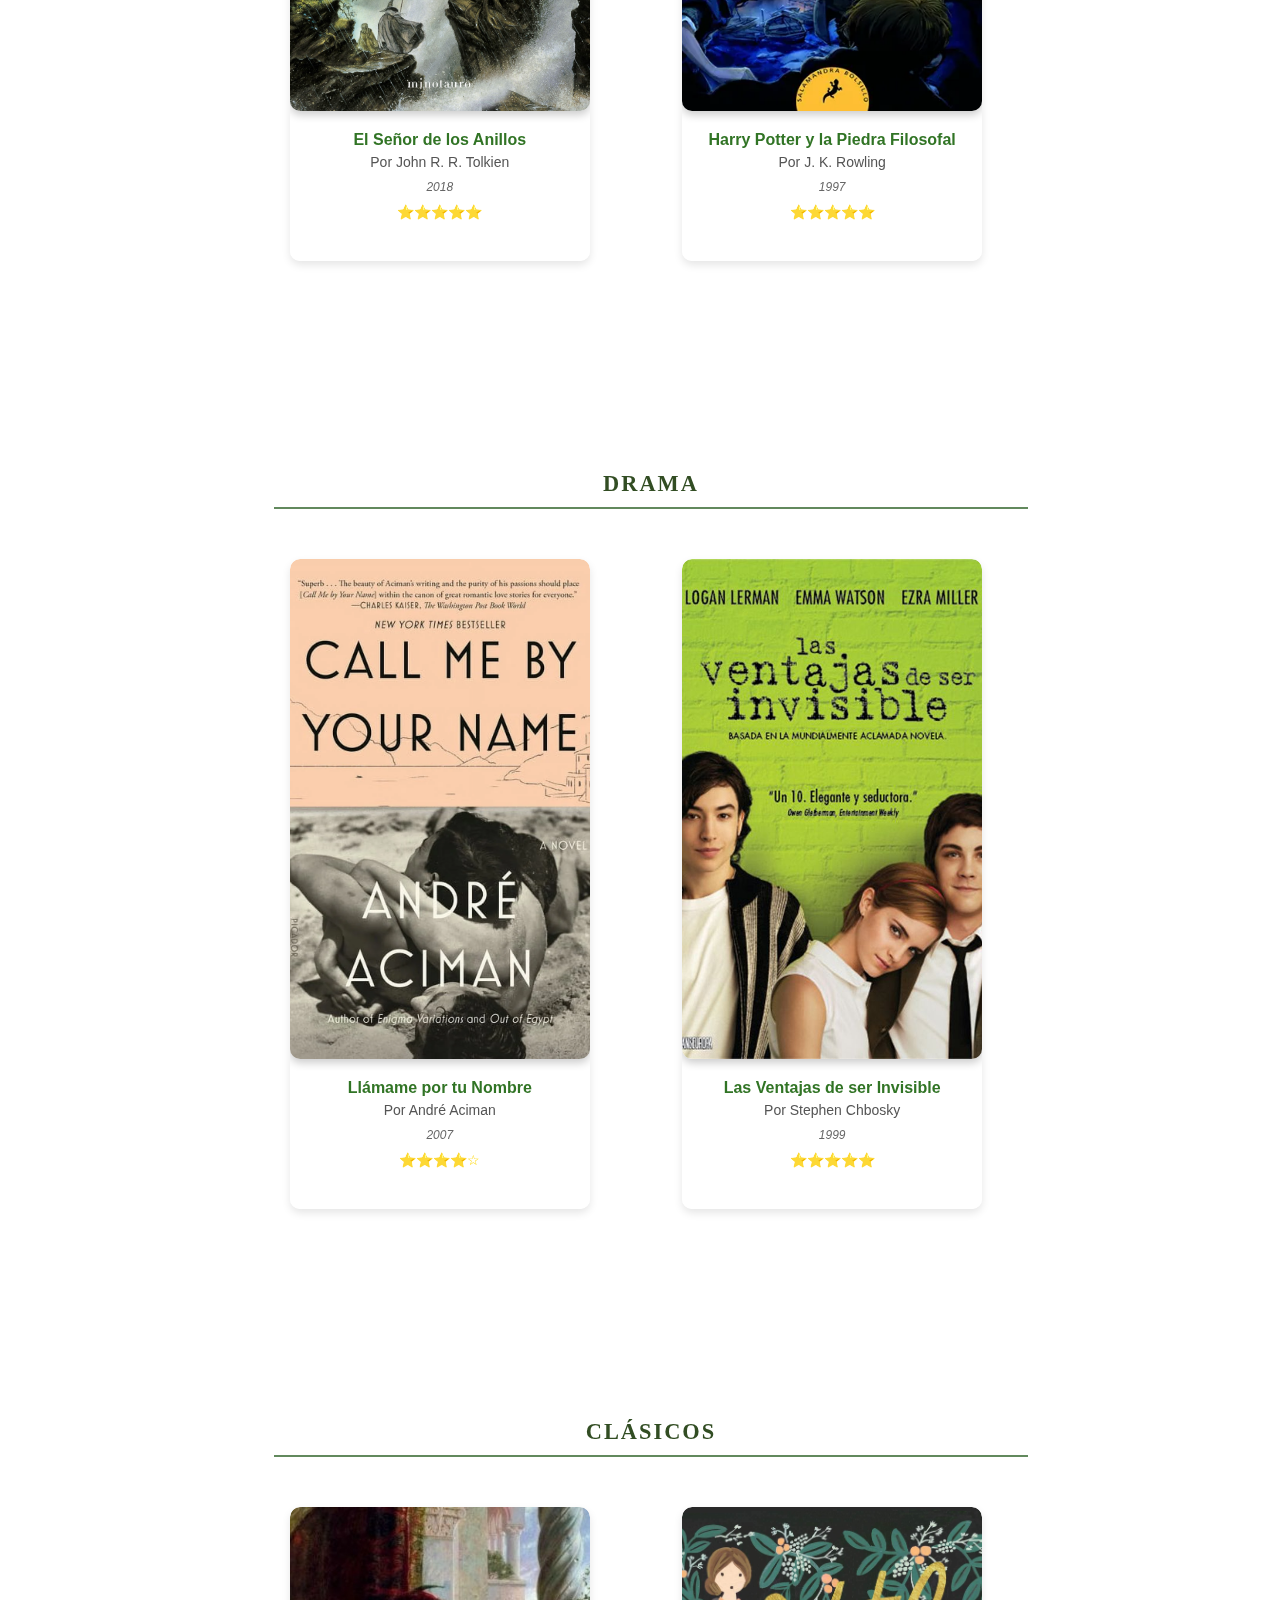
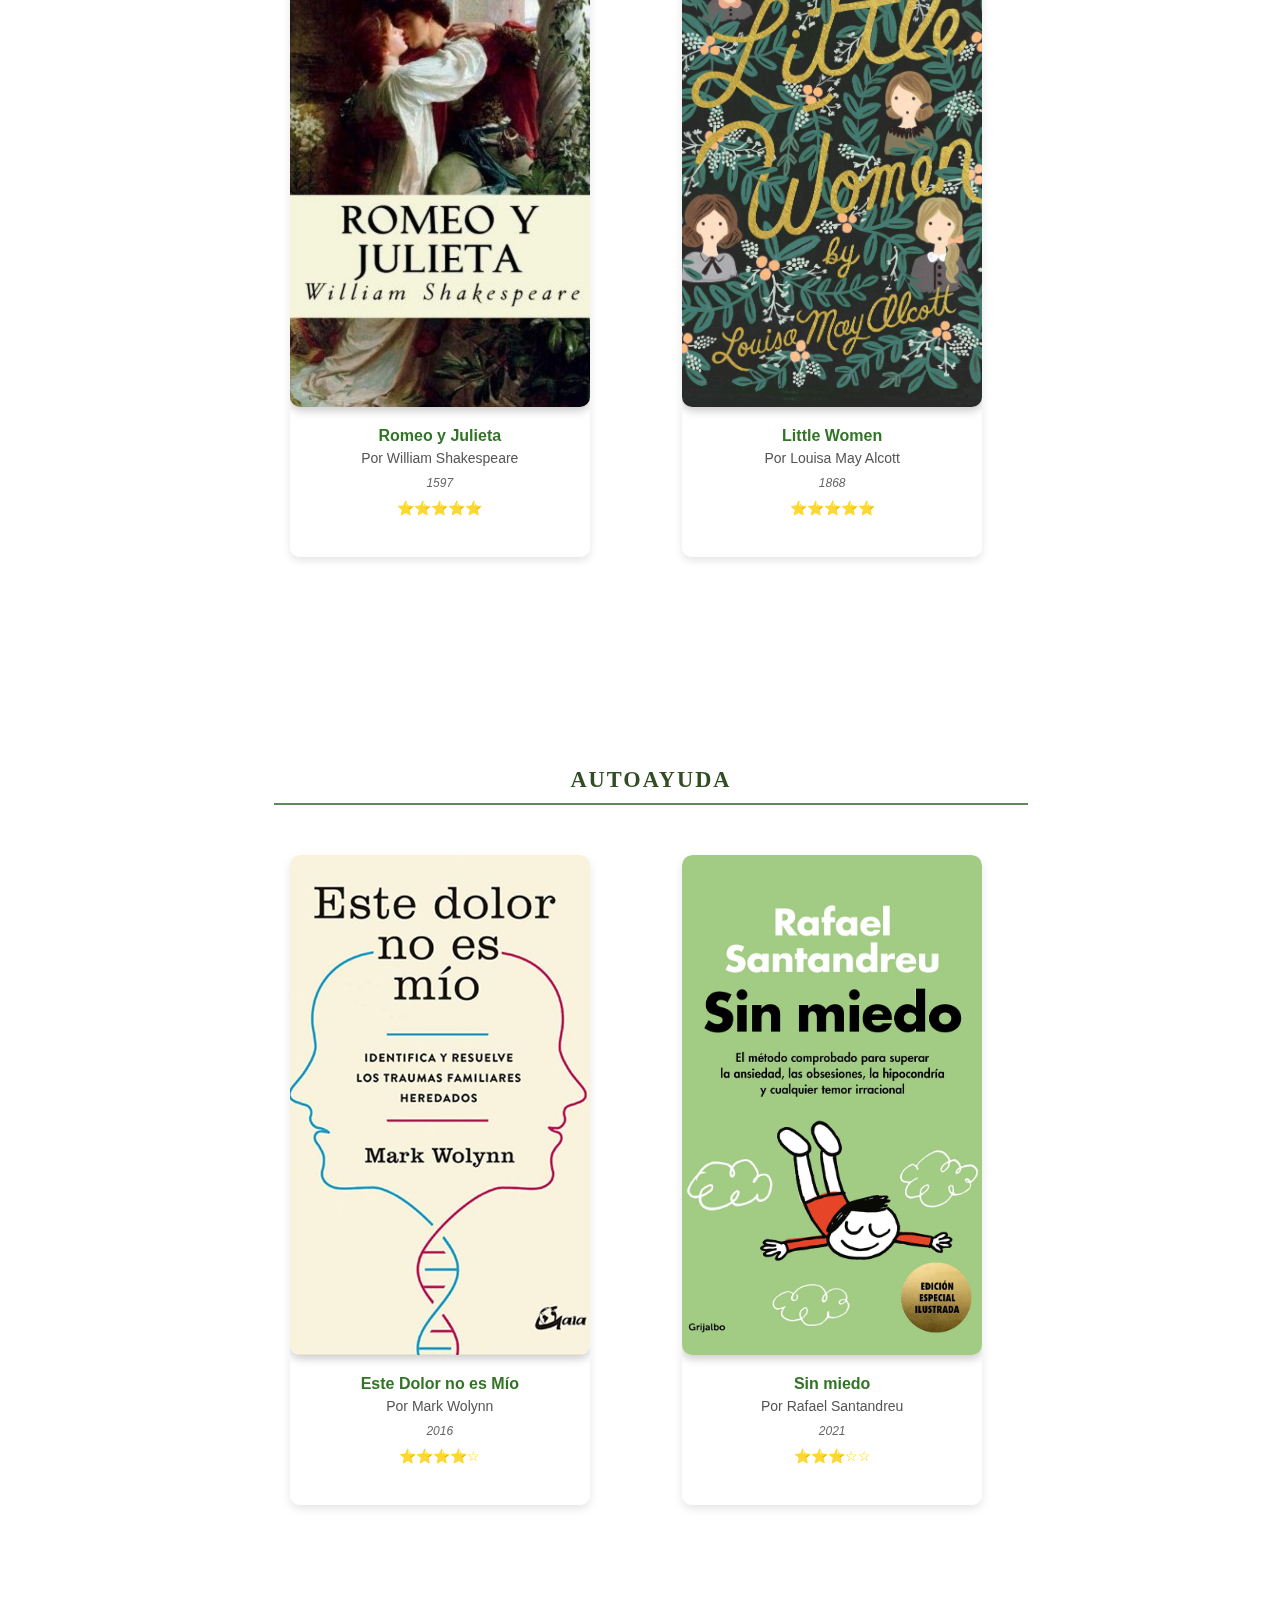
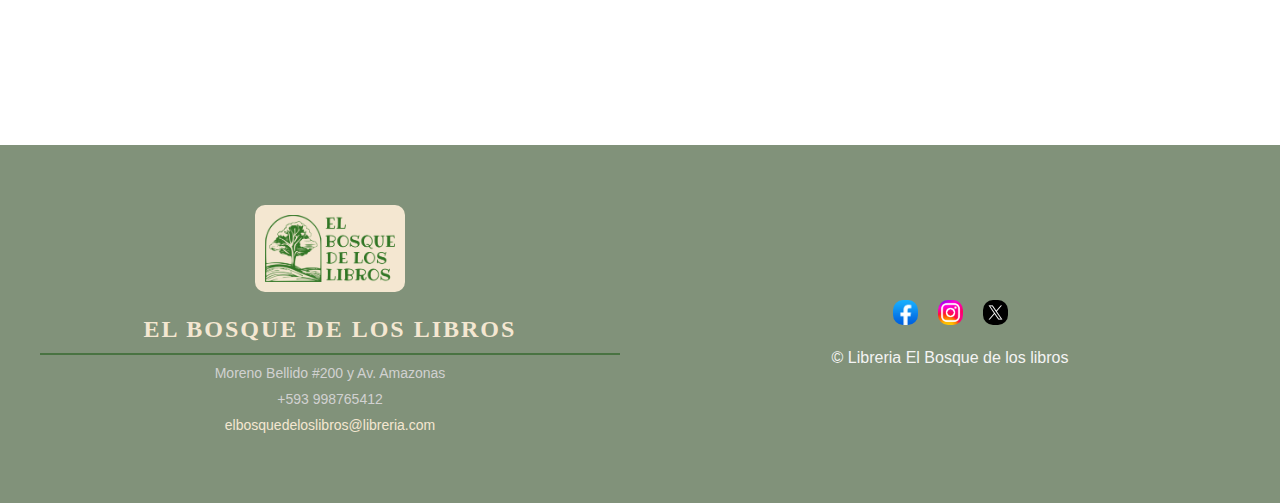
<file: 2P/libreria.html>
<!DOCTYPE html>
<html lang="en">
<head>
    <meta charset="UTF-8">
    <meta name="viewport" content="width=device-width, initial-scale=1.0">
    <link rel="stylesheet" href="css/styles.css">
    <link rel="stylesheet" href="css/libreria.css">
    <link rel="stylesheet" href="https://cdnjs.cloudflare.com/ajax/libs/font-awesome/6.7.1/css/all.min.css" integrity="sha512-5Hs3dF2AEPkpNAR7UiOHba+lRSJNeM2ECkwxUIxC1Q/FLycGTbNapWXB4tP889k5T5Ju8fs4b1P5z/iB4nMfSQ==" crossorigin="anonymous" referrerpolicy="no-referrer">
    <title>Libreria</title>
    <script src="scripts/state.js"></script>
</head>
<body>
    <input type="checkbox" id="modoOscuro">
    <label for="modoOscuro" class="modoOscuroInterruptor">🌙</label>
    <header>
        <nav>
            <a href="index.html">
                <figure class="logo">
                    <img src="img/logo.svg" height="60" alt="Logo">
                </figure>
            </a>
            <div class="links">
                <a href="index.html">Inicio</a>
                <a href="servicios.html">Servicios</a>
                <a href="acerca.html">Sobre Nosotros</a>
                <a href="contacto.html">Contacto</a>
            </div>
            <div class="acciones">
                <a href="login.html" class="login">Iniciar sesión</a>
                <a href="carrito.html" class="carrito">
                    <i class="fa-solid fa-cart-shopping"></i>
                    <span>1</span>
                </a>
            </div>
        </nav>
    </header>
    <section class="contenedor">
        <main>
            <Section class="container">
                <div class="sidebar-toggle" onclick="toggleSidebar()"><h2><i class="fa-solid fa-bars"></i></h2></div>
                <aside class="sidebar" style="flex: 2;">
                    <ul>
                        <h2>Categorías</h2>
                        <li><a href="#Terror">Categoría Terror</a></li>
                        <li><a href="#Fantasia">Categoría Fantasía</a></li>
                        <li><a href="#Drama">Categoría Drama</a></li>
                        <li><a href="#Clásicos">Categoría Clásicos</a></li>
                        <li><a href="#Autoayuda">Categoría Autoayuda</a></li>
                    </ul>
                </aside>
                <section class="content" style="flex: 6;">
                        <section id="Terror" class="categoria">
                            <h2>Terror</h2>
                            <div class="cards">
                                <div class="card" id="Drácula">                        
                                    <div class="cardHeader">
                                        <img src="img/libroTerror.jpg" alt="terror" class="cardImagen">
                                        <div class="fondoBoton">
                                            <button class="botonDetalles"><a href="libros.html">View Details</a></button>
                                        </div>
                                    </div>
                                    
                                    <div class="cardBody">
                                        <div class="cardContent">
                                            <h3 class="cardTitulo">Drácula</h3>
                                            <p class="cardAutor">Por Bram Stoker</p>
                                            <p class="cardAnio">2019</p>
                                            <div class="cardCalificacion">⭐⭐⭐⭐☆</div>
                                        </div>
                                    </div>
                        
                                </div>
                                <div class="card">
                                    <div class="cardHeader">
                                        <img src="img/terror2.jpg" alt="terror" class="cardImagen">
                                        <div class="fondoBoton">
                                            <button class="botonDetalles"><a href="libros.html">View Details</a></button>
                                        </div>
                                    </div>
                                    <div class="cardBody">
                                        <div class="cardContent">
                                            <h3 class="cardTitulo">Cuentos de Muerte y Demencia</h3>
                                            <p class="cardAutor">Por Edgar Allan Poe</p>
                                            <p class="cardAnio">2012</p>
                                            <div class="cardCalificacion">⭐⭐⭐⭐☆</div>
                                        </div>
                                    </div>
                        
                                </div>
                            </div>
                        </section>
        
                        
                        <section id="Fantasia" class="categoria">
                            <h2>Fantasía</h2>
                            <div class="cards">
                                <div class="card">
                                    <div class="cardHeader">
                                        <img src="img/elsranillos.jpg" alt="terror" class="cardImagen">
                                        <div class="fondoBoton">
                                            <button class="botonDetalles"><a href="libros.html">View Details</a></button>
                                        </div>
                                    </div>
                                    <div class="cardBody">
                                        <div class="cardContent">
                                            <h3 class="cardTitulo">El Señor de los Anillos</h3>
                                            <p class="cardAutor">Por John R. R. Tolkien</p>
                                            <p class="cardAnio">2018</p>
                                            <div class="cardCalificacion">⭐⭐⭐⭐⭐</div>
                                        </div>
                                    </div>
                        
                                </div>
                        
                                <div class="card">
                                    <div class="cardHeader">
                                        <img src="img/harrypotter.jpg" alt="terror" class="cardImagen">
                                        <div class="fondoBoton">
                                            <button class="botonDetalles"><a href="libros.html">View Details</a></button>
                                        </div>
                                    </div>
                                    <div class="cardBody">
                                        <div class="cardContent">
                                            <h3 class="cardTitulo">Harry Potter y la Piedra Filosofal</h3>
                                            <p class="cardAutor">Por J. K. Rowling</p>
                                            <p class="cardAnio">1997</p>
                                            <div class="cardCalificacion">⭐⭐⭐⭐⭐</div>
                                        </div>
                                    </div>
                        
                                </div>
                            </div>
                        </section>
        
                        
                        <section id="Drama" class="categoria">
                            <h2>Drama</h2>
                            <div class="cards">
                                <div class="card">
                                    <div class="cardHeader">
                                        <img src="img/cbyn1Drama.webp" alt="Drama" class="cardImagen">
                                        <div class="fondoBoton">
                                            <button class="botonDetalles"><a href="libros.html">View Details</a></button>
                                        </div>
                                    </div>
                                    <div class="cardBody">
                                        <div class="cardContent">
                                            <h3 class="cardTitulo">Llámame por tu Nombre</h3>
                                            <p class="cardAutor">Por André Aciman</p>
                                            <p class="cardAnio">2007</p>
                                            <div class="cardCalificacion">⭐⭐⭐⭐☆</div>
                                        </div>
                                    </div>
                        
                                </div>
                        
                                <div class="card">
                                    <div class="cardHeader">
                                        <img src="img/invisibleDrama.jpg" alt="Drama" class="cardImagen">
                                        <div class="fondoBoton">
                                            <button class="botonDetalles"><a href="libros.html">View Details</a></button>
                                        </div>
                                    </div>
                                    <div class="cardBody">
                                        <div class="cardContent">
                                            <h3 class="cardTitulo">Las Ventajas de ser Invisible</h3>
                                            <p class="cardAutor">Por Stephen Chbosky</p>
                                            <p class="cardAnio">1999</p>
                                            <div class="cardCalificacion">⭐⭐⭐⭐⭐</div>
                                        </div>
                                    </div>
                        
                                </div>
                            </div>
                        </section>
        
                        
                        <section id="Clásicos" class="categoria">
                            <h2>Clásicos</h2>
                            <div class="cards">
                                <div class="card">
                                    <div class="cardHeader">
                                        <img src="img/romeoClasico.jpg" alt="Clasico" class="cardImagen">
                                        <div class="fondoBoton">
                                            <button class="botonDetalles"><a href="libros.html">View Details</a></button>
                                        </div>
                                    </div>
                                    <div class="cardBody">
                                        <div class="cardContent">
                                            <h3 class="cardTitulo">Romeo y Julieta</h3>
                                            <p class="cardAutor">Por William Shakespeare</p>
                                            <p class="cardAnio">1597</p>
                                            <div class="cardCalificacion">⭐⭐⭐⭐⭐</div>
                                        </div>
                                    </div>
                        
                                </div>
                        
                                <div class="card">
                                    <div class="cardHeader">
                                        <img src="img/littlewomenClasico.jpg" alt="Clasico" class="cardImagen">
                                        <div class="fondoBoton">
                                            <button class="botonDetalles"><a href="libros.html">View Details</a></button>
                                        </div>
                                    </div>
                                    <div class="cardBody">
                                        <div class="cardContent">
                                            <h3 class="cardTitulo">Little Women</h3>
                                            <p class="cardAutor">Por Louisa May Alcott</p>
                                            <p class="cardAnio">1868</p>
                                            <div class="cardCalificacion">⭐⭐⭐⭐⭐</div>
                                        </div>
                                    </div>
                                </div>
                            </div>
                        </section>
        
                        
                        <section id="Autoayuda" class="categoria">
                            <h2>Autoayuda</h2>
                            <div class="cards">
                                <div class="card">
                                    <div class="cardHeader">
                                        <img src="img/autoayuda1.jpg" alt="autoayuda" class="cardImagen">
                                        <div class="fondoBoton">
                                            <button class="botonDetalles"><a href="libros.html">View Details</a></button>
                                        </div>
                                    </div>
                                    <div class="cardBody">
                                        <div class="cardContent">
                                            <h3 class="cardTitulo">Este Dolor no es Mío</h3>
                                            <p class="cardAutor">Por Mark Wolynn</p>
                                            <p class="cardAnio">2016</p>
                                            <div class="cardCalificacion">⭐⭐⭐⭐☆</div>
                                        </div>
                                    </div>
                        
                                </div>
                        
                                <div class="card">
                                    <div class="cardHeader">
                                        <img src="img/autoayuda2.jpg" alt="autoayuda" class="cardImagen">
                                        <div class="fondoBoton">
                                            <button class="botonDetalles"><a href="libros.html">View Details</a></button>
                                        </div>
                                    </div>
                                    <div class="cardBody">
                                        <div class="cardContent">
                                            <h3 class="cardTitulo">Sin miedo</h3>
                                            <p class="cardAutor">Por Rafael Santandreu</p>
                                            <p class="cardAnio">2021</p>
                                            <div class="cardCalificacion">⭐⭐⭐☆☆</div>
                                        </div>
                                    </div>
                                </div>
                            </div>
                        </section>
        
                    </div>
        
                </section>
                <aside class="chat" id="chatBox" style="flex: 2;">
                    <div class="ventana">
                        <div class="headerChat">
                            <img src="img/chatbot.jpg" alt="chatbot" class="imgChatbot">
                            <h3>Chatea con Nosotros</h3>
                            <button class="btnX" onclick="visibilityHidden()">X</button>                    
                        </div>
                        <div class="contenidoChat">
                            <h4>Hola! ¿En qué podemos ayudarte?</h4>
                            <textarea name="mensaje" id="mensaje" placeholder="Escribe tu mensaje..." rows="10"></textarea>
                            <button class="enviar">Enviar</button>
                        </div>
                    </div>
                </aside>
            </Section>
        </main>
            
        <footer>
            <section class="infoFooter">
                <section class="logoFooter">
                    <img src="img/logo.png" alt="logo" class="fotoFooter">
                    <h2>El bosque de los libros</h2>
                    <p> <i class="fa-solid fa-map-pin"></i> Moreno Bellido #200 y Av. Amazonas </p>
                    <p> <i class="fa-solid fa-phone"></i> +593 998765412</p>
                    <p><i class="fa-solid fa-envelope"></i><a href="mailto:elbosquedeloslibros@libreria.com">elbosquedeloslibros@libreria.com</a></p>
                </section>
                <section class="infoDerecha">
                    <section class="redesSociales">
                        <a href="https://www.facebook.com/?locale=es_LA" class="icono"><img src="img/facebook.png" alt="Facebook" ></a>
                        <a href="https://www.instagram.com/" class="icono"><img src="img/Instagram.webp" alt="Ig" ></a>
                        <a href="https://twitter.com/?lang=es" class="icono"><img src="img/x.jpg" alt="X" ></a>
                    </section>  
                    &copy; Libreria El Bosque de los libros
                </section>
            </section>
        </footer>
    </section>
    <script src="scripts/libreriaScript.js"></script>
</body>
</html>
</file>
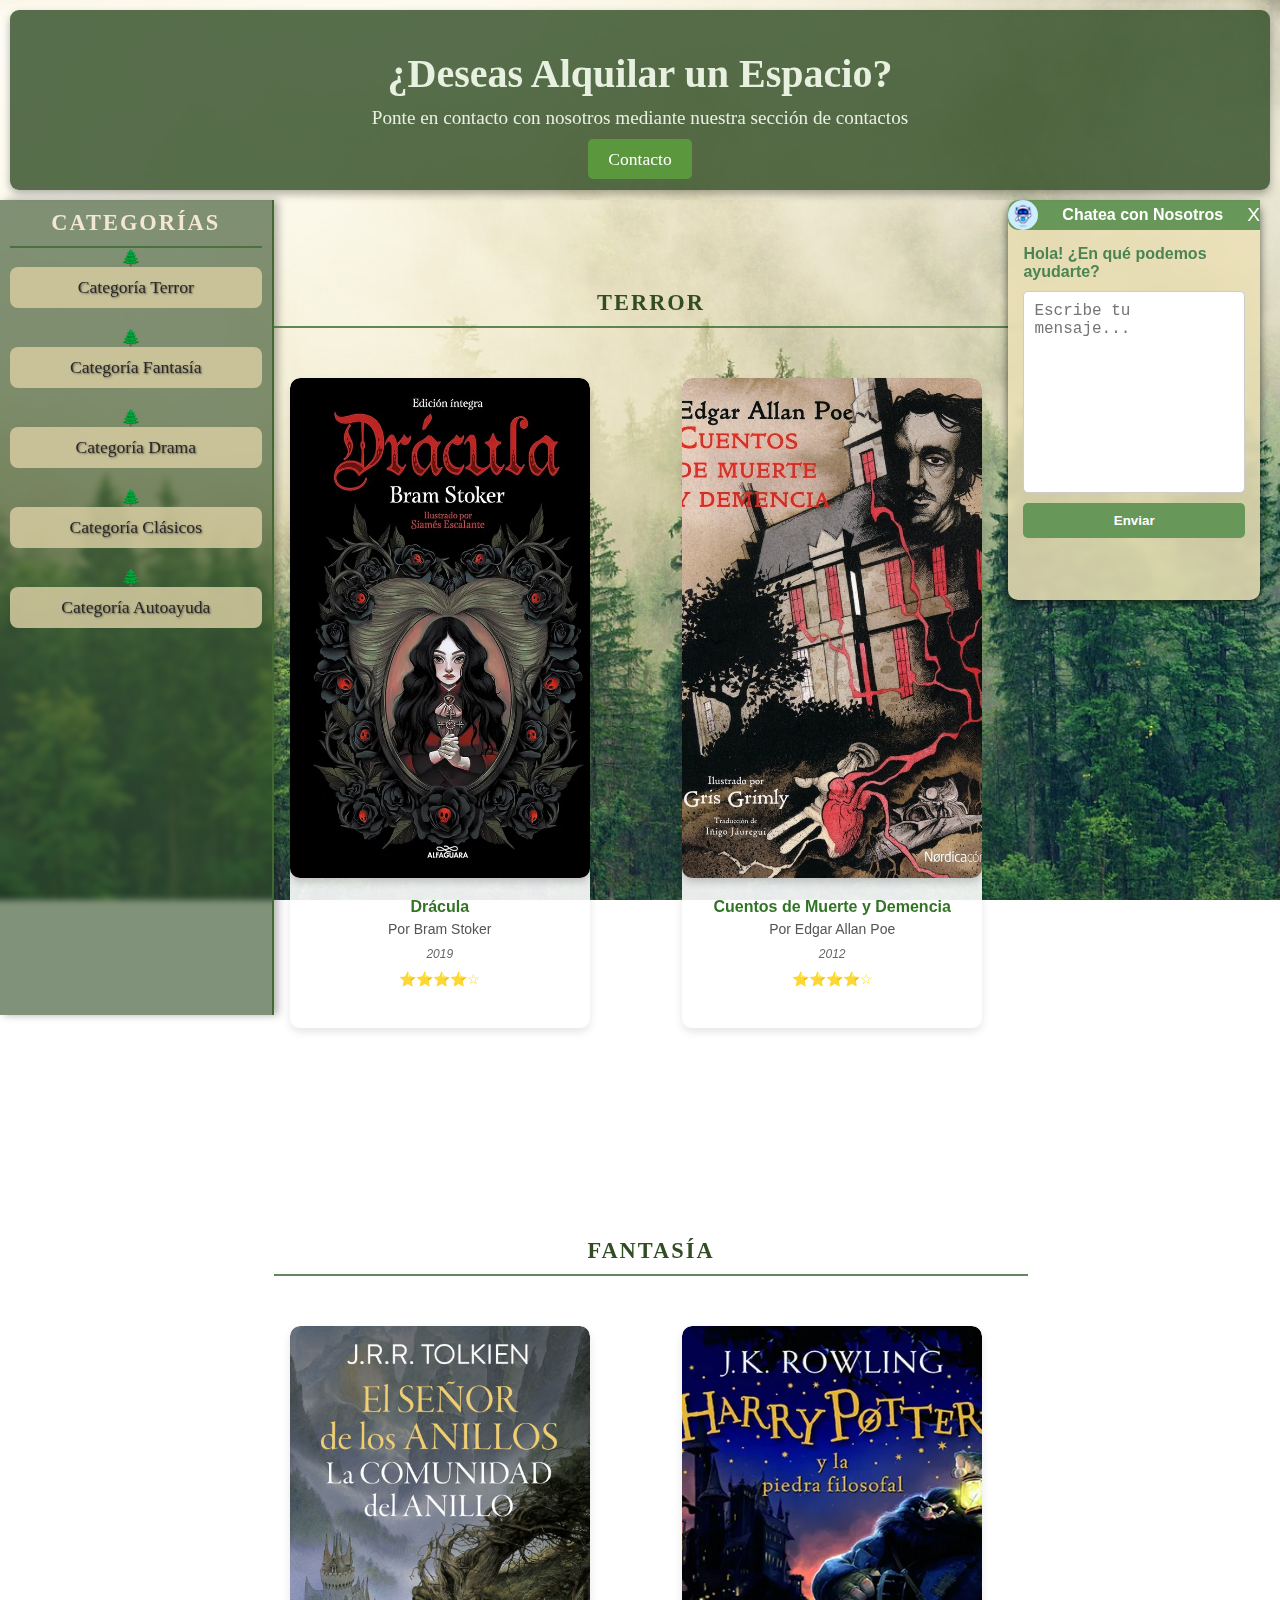
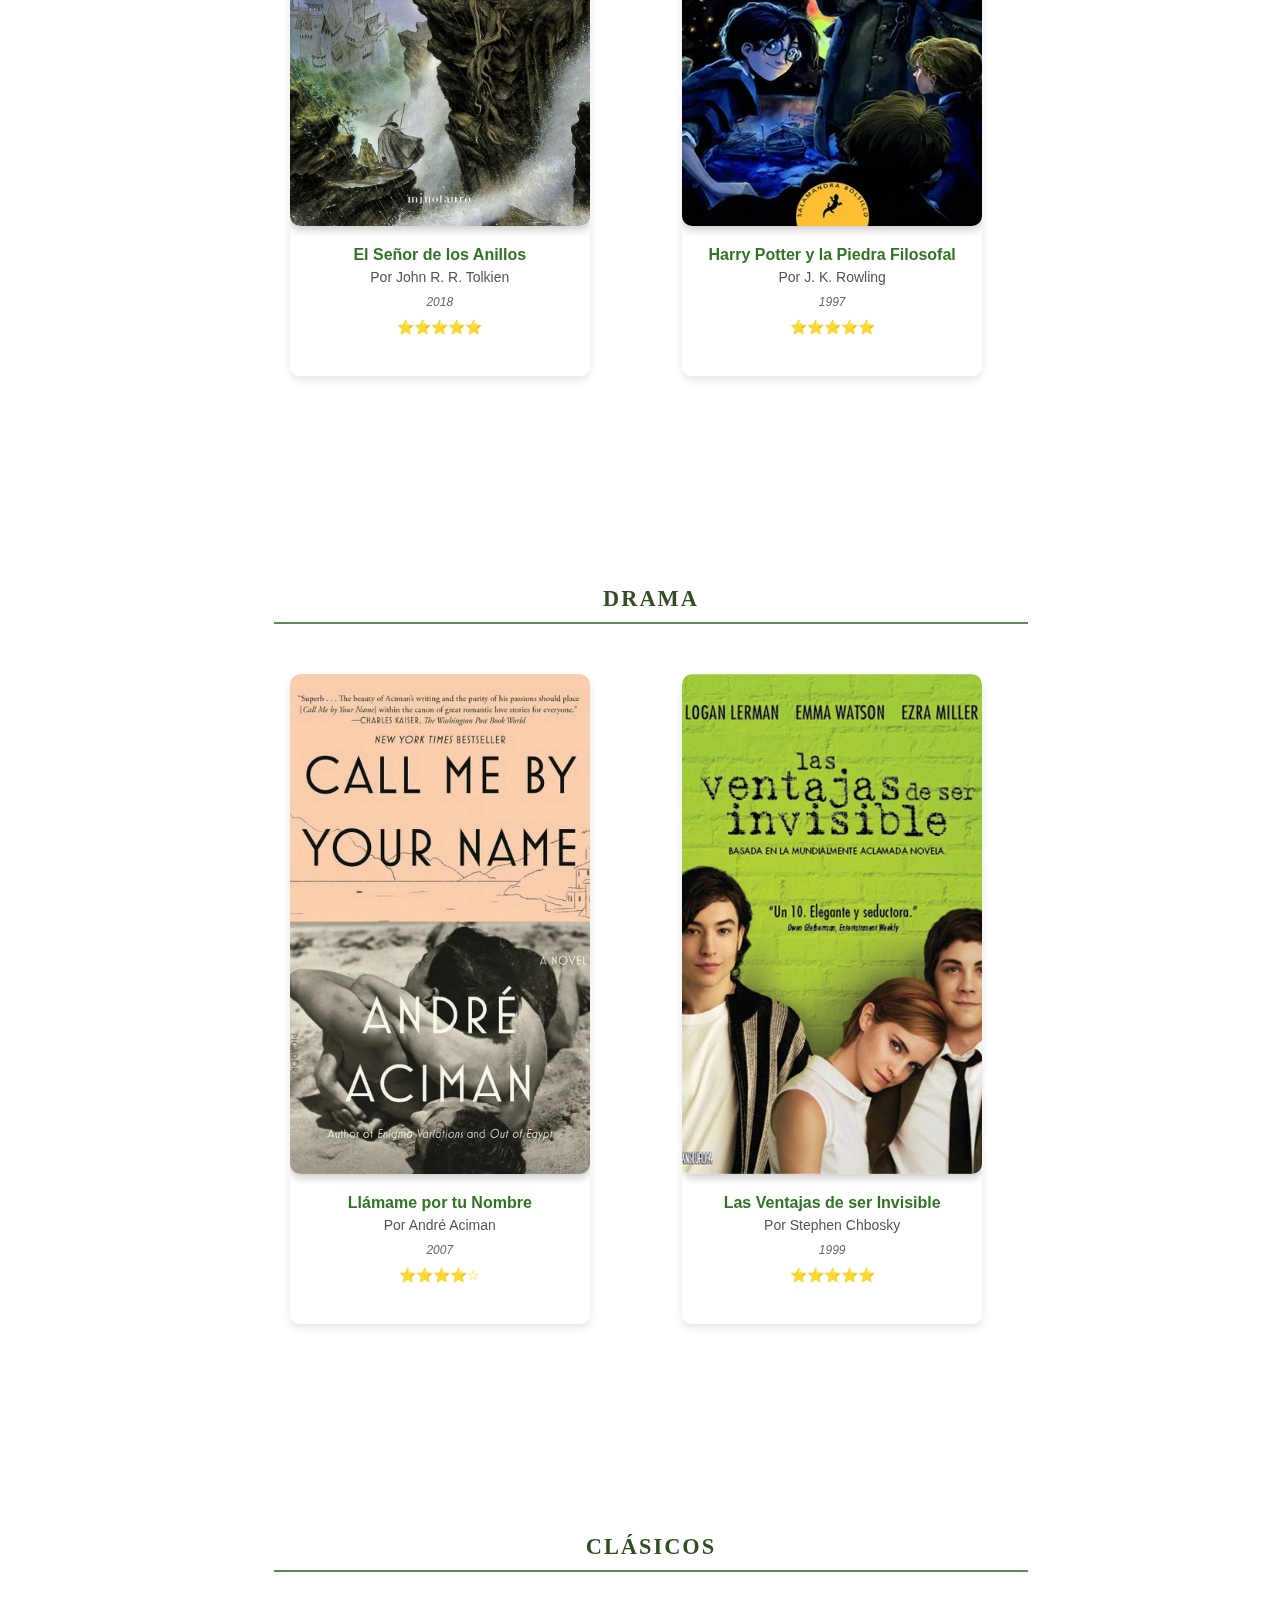
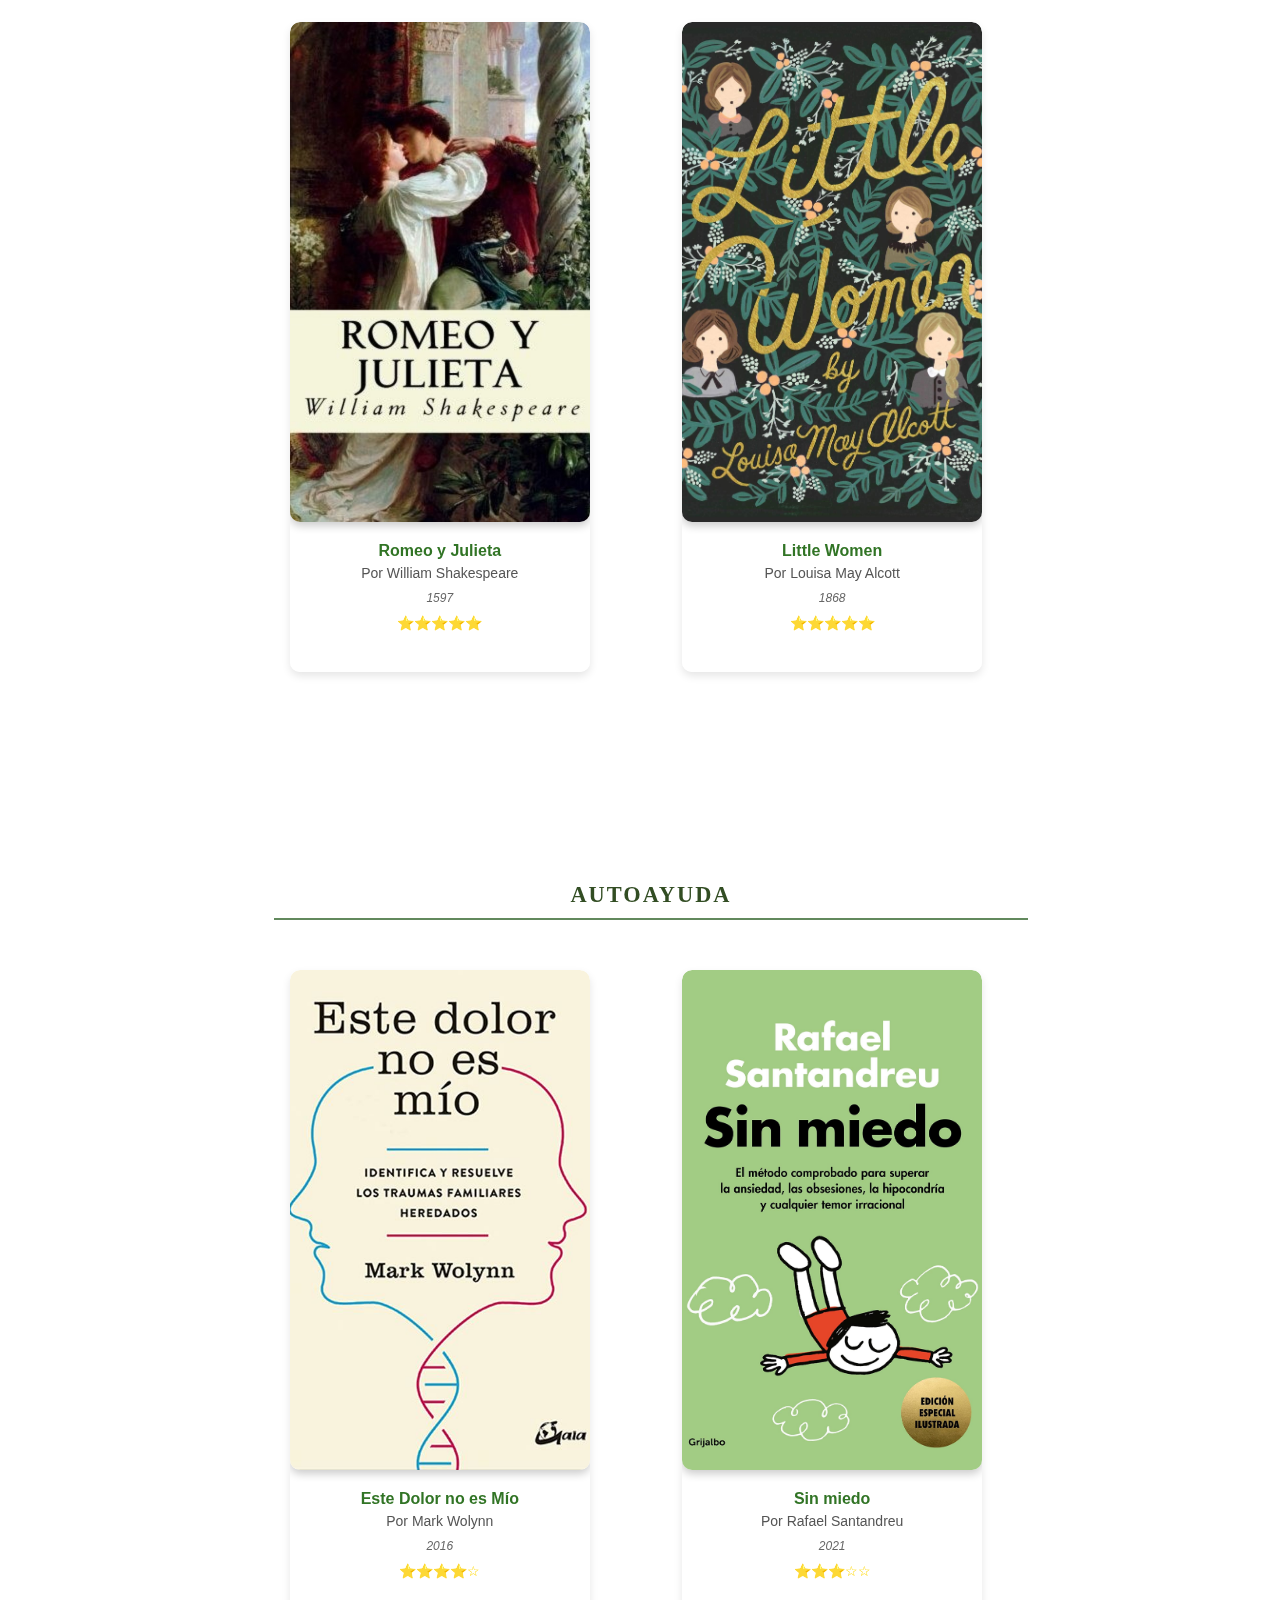
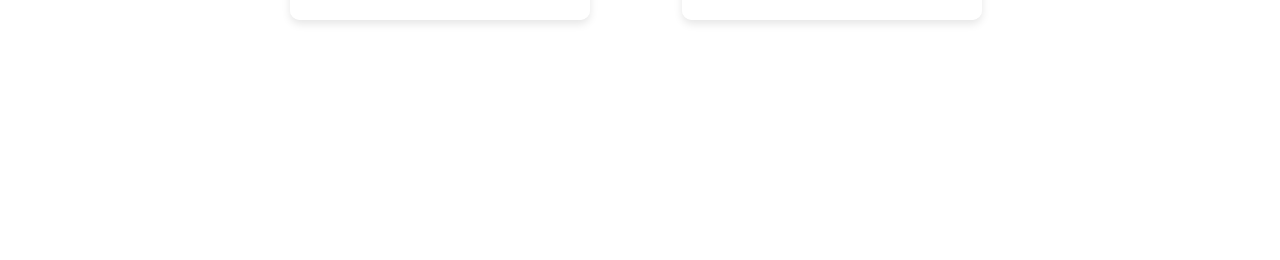
<file: 2P/libreriaAlquiler.html>
<!DOCTYPE html>
<html lang="en">
<head>
    <meta charset="UTF-8">
    <meta name="viewport" content="width=device-width, initial-scale=1.0">
    <link rel="stylesheet" href="css/styles.css">
    <link rel="stylesheet" href="css/libreriaAlquiler.css">
    <link rel="stylesheet" href="https://cdnjs.cloudflare.com/ajax/libs/font-awesome/6.7.1/css/all.min.css" integrity="sha512-5Hs3dF2AEPkpNAR7UiOHba+lRSJNeM2ECkwxUIxC1Q/FLycGTbNapWXB4tP889k5T5Ju8fs4b1P5z/iB4nMfSQ==" crossorigin="anonymous" referrerpolicy="no-referrer">
    <title>Libreria</title>
    <script src="scripts/state.js"></script>
</head>
<body>
    <input type="checkbox" id="modoOscuro" autofill="false">
    <label for="modoOscuro" class="modoOscuroInterruptor">🌙</label>
    <header class="main-header">
        <div class="header-content">
            <h1>¿Deseas Alquilar un Espacio?</h1>
            <p>Ponte en contacto con nosotros mediante nuestra sección de contactos</p>
            <a href="contacto.html" class="btn btn-contacto" onclick="redirectToContactosPage()">Contacto</a>
        </div>
    </header>
    
    <section class="contenedor">
        <main>
            <Section class="container">
                <div class="sidebar-toggle" onclick="toggleSidebar()"><h2><i class="fa-solid fa-bars"></i></h2></div>
                <aside class="sidebar" style="flex: 2;">
                    <ul>
                        <h2>Categorías</h2>
                        <li><a href="#Terror">Categoría Terror</a></li>
                        <li><a href="#Fantasia">Categoría Fantasía</a></li>
                        <li><a href="#Drama">Categoría Drama</a></li>
                        <li><a href="#Clásicos">Categoría Clásicos</a></li>
                        <li><a href="#Autoayuda">Categoría Autoayuda</a></li>
                    </ul>
                </aside>
                <section class="content" style="flex: 6;">
                        <section id="Terror" class="categoria">
                            <h2>Terror</h2>
                            <div class="cards">
                                <div class="card" id="Drácula">                        
                                    <div class="cardHeader">
                                        <img src="img/libroTerror.jpg" alt="terror" class="cardImagen">
                                        <div class="fondoBoton">
                                            <button class="botonDetalles"><a href="libros.html" onclick="redirectToLibrosPage()">View Details</a></button>
                                        </div>
                                    </div>
                                    
                                    <div class="cardBody">
                                        <div class="cardContent">
                                            <h3 class="cardTitulo">Drácula</h3>
                                            <p class="cardAutor">Por Bram Stoker</p>
                                            <p class="cardAnio">2019</p>
                                            <div class="cardCalificacion">⭐⭐⭐⭐☆</div>
                                        </div>
                                    </div>
                        
                                </div>
                                <div class="card">
                                    <div class="cardHeader">
                                        <img src="img/terror2.jpg" alt="terror" class="cardImagen">
                                        <div class="fondoBoton">
                                            <button class="botonDetalles"><a href="libros.html" onclick="redirectToLibrosPage()">View Details</a></button>
                                        </div>
                                    </div>
                                    <div class="cardBody">
                                        <div class="cardContent">
                                            <h3 class="cardTitulo">Cuentos de Muerte y Demencia</h3>
                                            <p class="cardAutor">Por Edgar Allan Poe</p>
                                            <p class="cardAnio">2012</p>
                                            <div class="cardCalificacion">⭐⭐⭐⭐☆</div>
                                        </div>
                                    </div>
                        
                                </div>
                            </div>
                        </section>
        
                        
                        <section id="Fantasia" class="categoria">
                            <h2>Fantasía</h2>
                            <div class="cards">
                                <div class="card">
                                    <div class="cardHeader">
                                        <img src="img/elsranillos.jpg" alt="terror" class="cardImagen">
                                        <div class="fondoBoton">
                                            <button class="botonDetalles"><a href="libros.html" onclick="redirectToLibrosPage()">View Details</a></button>
                                        </div>
                                    </div>
                                    <div class="cardBody">
                                        <div class="cardContent">
                                            <h3 class="cardTitulo">El Señor de los Anillos</h3>
                                            <p class="cardAutor">Por John R. R. Tolkien</p>
                                            <p class="cardAnio">2018</p>
                                            <div class="cardCalificacion">⭐⭐⭐⭐⭐</div>
                                        </div>
                                    </div>
                        
                                </div>
                        
                                <div class="card">
                                    <div class="cardHeader">
                                        <img src="img/harrypotter.jpg" alt="terror" class="cardImagen">
                                        <div class="fondoBoton">
                                            <button class="botonDetalles"><a href="libros.html" onclick="redirectToLibrosPage()">View Details</a></button>
                                        </div>
                                    </div>
                                    <div class="cardBody">
                                        <div class="cardContent">
                                            <h3 class="cardTitulo">Harry Potter y la Piedra Filosofal</h3>
                                            <p class="cardAutor">Por J. K. Rowling</p>
                                            <p class="cardAnio">1997</p>
                                            <div class="cardCalificacion">⭐⭐⭐⭐⭐</div>
                                        </div>
                                    </div>
                        
                                </div>
                            </div>
                        </section>
        
                        
                        <section id="Drama" class="categoria">
                            <h2>Drama</h2>
                            <div class="cards">
                                <div class="card">
                                    <div class="cardHeader">
                                        <img src="img/cbyn1Drama.webp" alt="Drama" class="cardImagen">
                                        <div class="fondoBoton">
                                            <button class="botonDetalles"><a href="libros.html" onclick="redirectToLibrosPage()">View Details</a></button>
                                        </div>
                                    </div>
                                    <div class="cardBody">
                                        <div class="cardContent">
                                            <h3 class="cardTitulo">Llámame por tu Nombre</h3>
                                            <p class="cardAutor">Por André Aciman</p>
                                            <p class="cardAnio">2007</p>
                                            <div class="cardCalificacion">⭐⭐⭐⭐☆</div>
                                        </div>
                                    </div>
                        
                                </div>
                        
                                <div class="card">
                                    <div class="cardHeader">
                                        <img src="img/invisibleDrama.jpg" alt="Drama" class="cardImagen">
                                        <div class="fondoBoton">
                                            <button class="botonDetalles"><a href="libros.html" onclick="redirectToLibrosPage()">View Details</a></button>
                                        </div>
                                    </div>
                                    <div class="cardBody">
                                        <div class="cardContent">
                                            <h3 class="cardTitulo">Las Ventajas de ser Invisible</h3>
                                            <p class="cardAutor">Por Stephen Chbosky</p>
                                            <p class="cardAnio">1999</p>
                                            <div class="cardCalificacion">⭐⭐⭐⭐⭐</div>
                                        </div>
                                    </div>
                        
                                </div>
                            </div>
                        </section>
        
                        
                        <section id="Clásicos" class="categoria">
                            <h2>Clásicos</h2>
                            <div class="cards">
                                <div class="card">
                                    <div class="cardHeader">
                                        <img src="img/romeoClasico.jpg" alt="Clasico" class="cardImagen">
                                        <div class="fondoBoton">
                                            <button class="botonDetalles"><a href="libros.html" onclick="redirectToLibrosPage()">View Details</a></button>
                                        </div>
                                    </div>
                                    <div class="cardBody">
                                        <div class="cardContent">
                                            <h3 class="cardTitulo">Romeo y Julieta</h3>
                                            <p class="cardAutor">Por William Shakespeare</p>
                                            <p class="cardAnio">1597</p>
                                            <div class="cardCalificacion">⭐⭐⭐⭐⭐</div>
                                        </div>
                                    </div>
                        
                                </div>
                        
                                <div class="card">
                                    <div class="cardHeader">
                                        <img src="img/littlewomenClasico.jpg" alt="Clasico" class="cardImagen">
                                        <div class="fondoBoton">
                                            <button class="botonDetalles"><a href="libros.html" onclick="redirectToLibrosPage()">View Details</a></button>
                                        </div>
                                    </div>
                                    <div class="cardBody">
                                        <div class="cardContent">
                                            <h3 class="cardTitulo">Little Women</h3>
                                            <p class="cardAutor">Por Louisa May Alcott</p>
                                            <p class="cardAnio">1868</p>
                                            <div class="cardCalificacion">⭐⭐⭐⭐⭐</div>
                                        </div>
                                    </div>
                                </div>
                            </div>
                        </section>
        
                        
                        <section id="Autoayuda" class="categoria">
                            <h2>Autoayuda</h2>
                            <div class="cards">
                                <div class="card">
                                    <div class="cardHeader">
                                        <img src="img/autoayuda1.jpg" alt="autoayuda" class="cardImagen">
                                        <div class="fondoBoton">
                                            <button class="botonDetalles"><a href="libros.html" onclick="redirectToLibrosPage()">View Details</a></button>
                                        </div>
                                    </div>
                                    <div class="cardBody">
                                        <div class="cardContent">
                                            <h3 class="cardTitulo">Este Dolor no es Mío</h3>
                                            <p class="cardAutor">Por Mark Wolynn</p>
                                            <p class="cardAnio">2016</p>
                                            <div class="cardCalificacion">⭐⭐⭐⭐☆</div>
                                        </div>
                                    </div>
                        
                                </div>
                        
                                <div class="card">
                                    <div class="cardHeader">
                                        <img src="img/autoayuda2.jpg" alt="autoayuda" class="cardImagen">
                                        <div class="fondoBoton">
                                            <button class="botonDetalles"><a href="libros.html" onclick="redirectToLibrosPage()">View Details</a></button>
                                        </div>
                                    </div>
                                    <div class="cardBody">
                                        <div class="cardContent">
                                            <h3 class="cardTitulo">Sin miedo</h3>
                                            <p class="cardAutor">Por Rafael Santandreu</p>
                                            <p class="cardAnio">2021</p>
                                            <div class="cardCalificacion">⭐⭐⭐☆☆</div>
                                        </div>
                                    </div>
                                </div>
                            </div>
                        </section>
        
                    </div>
        
                </section>
                <aside class="chat" id="chatBox" style="flex: 2;">
                    <div class="ventana">
                        <div class="headerChat">
                            <img src="img/chatbot.jpg" alt="chatbot" class="imgChatbot">
                            <h3>Chatea con Nosotros</h3>
                            <button class="btnX" onclick="visibilityHidden()">X</button>                    
                        </div>
                        <div class="contenidoChat">
                            <h4>Hola! ¿En qué podemos ayudarte?</h4>
                            <textarea name="mensaje" id="mensaje" placeholder="Escribe tu mensaje..." rows="10"></textarea>
                            <button class="enviar">Enviar</button>
                        </div>
                    </div>
                </aside>
            </Section>
        </main>
    </section>
    <script src="scripts/updateStater.js"></script>
    <script src="scripts/libreriaScript.js"></script>
</body>
</html>
</file>
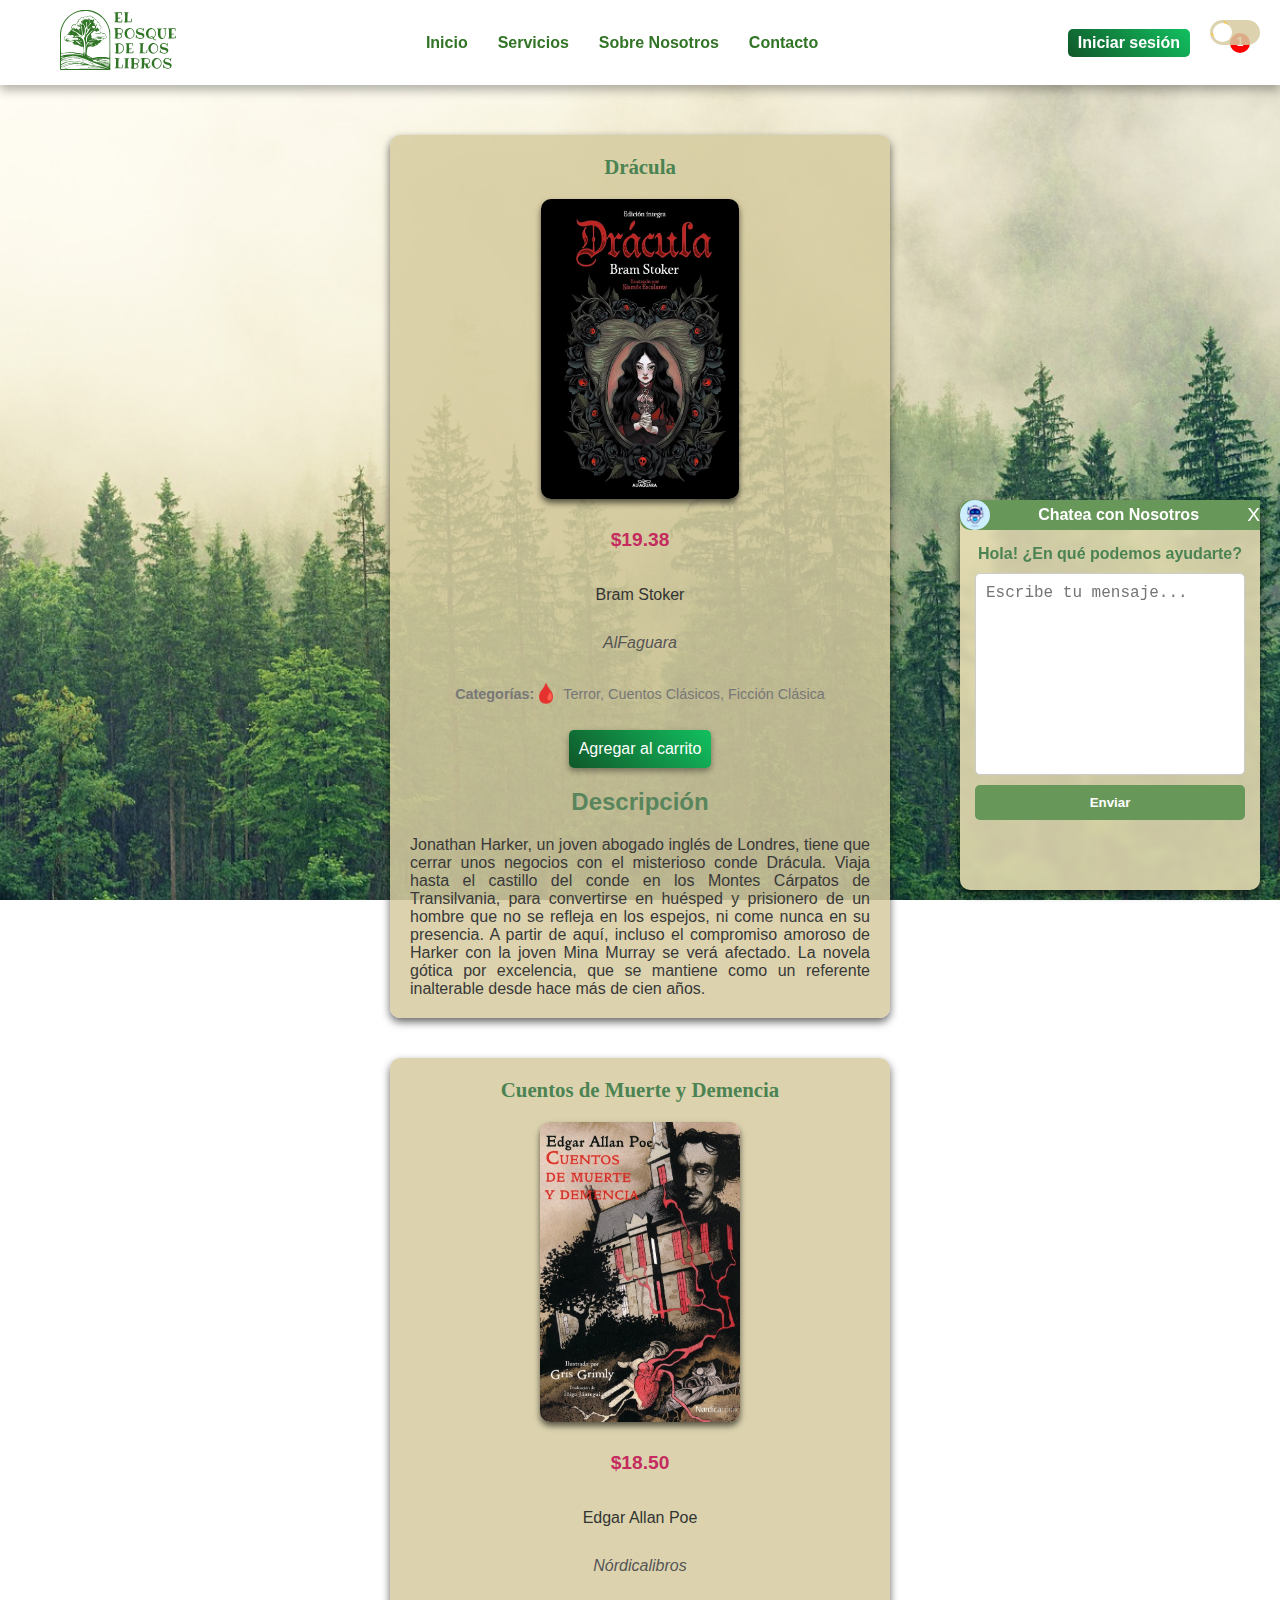
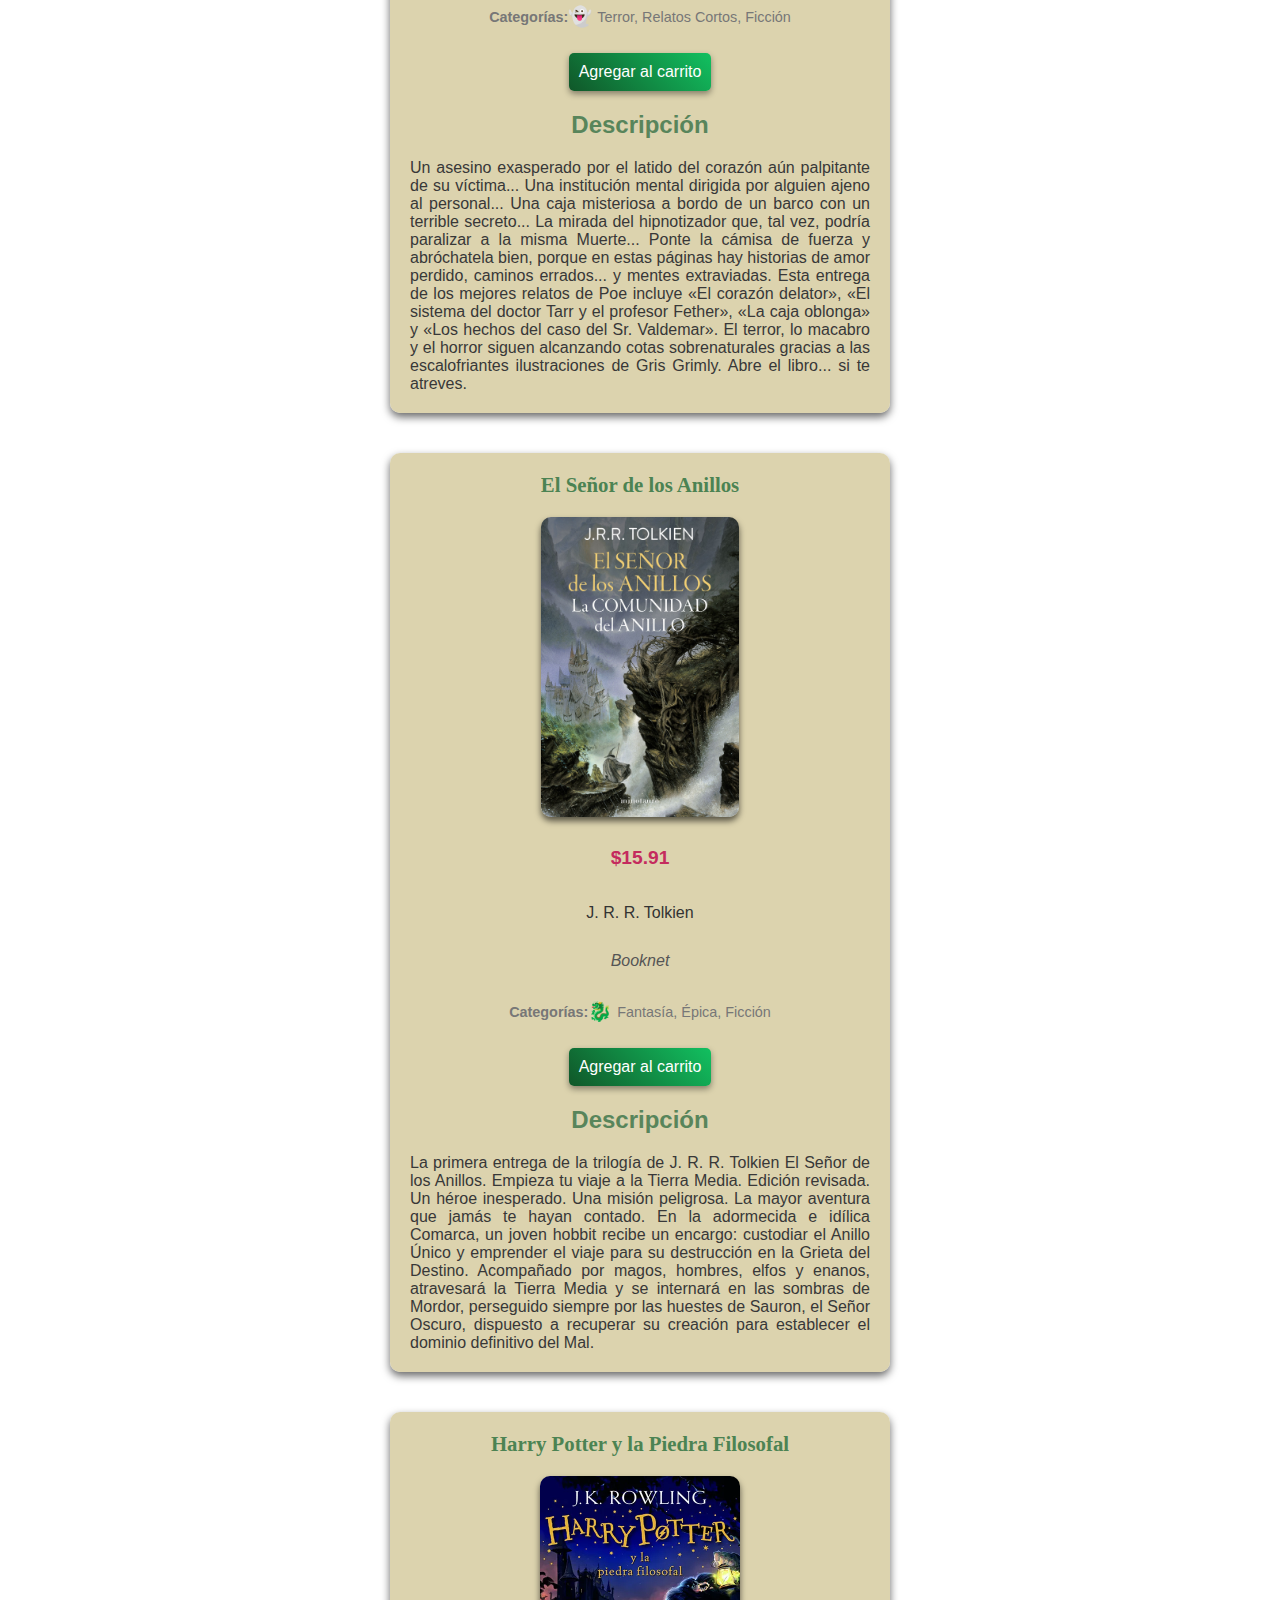
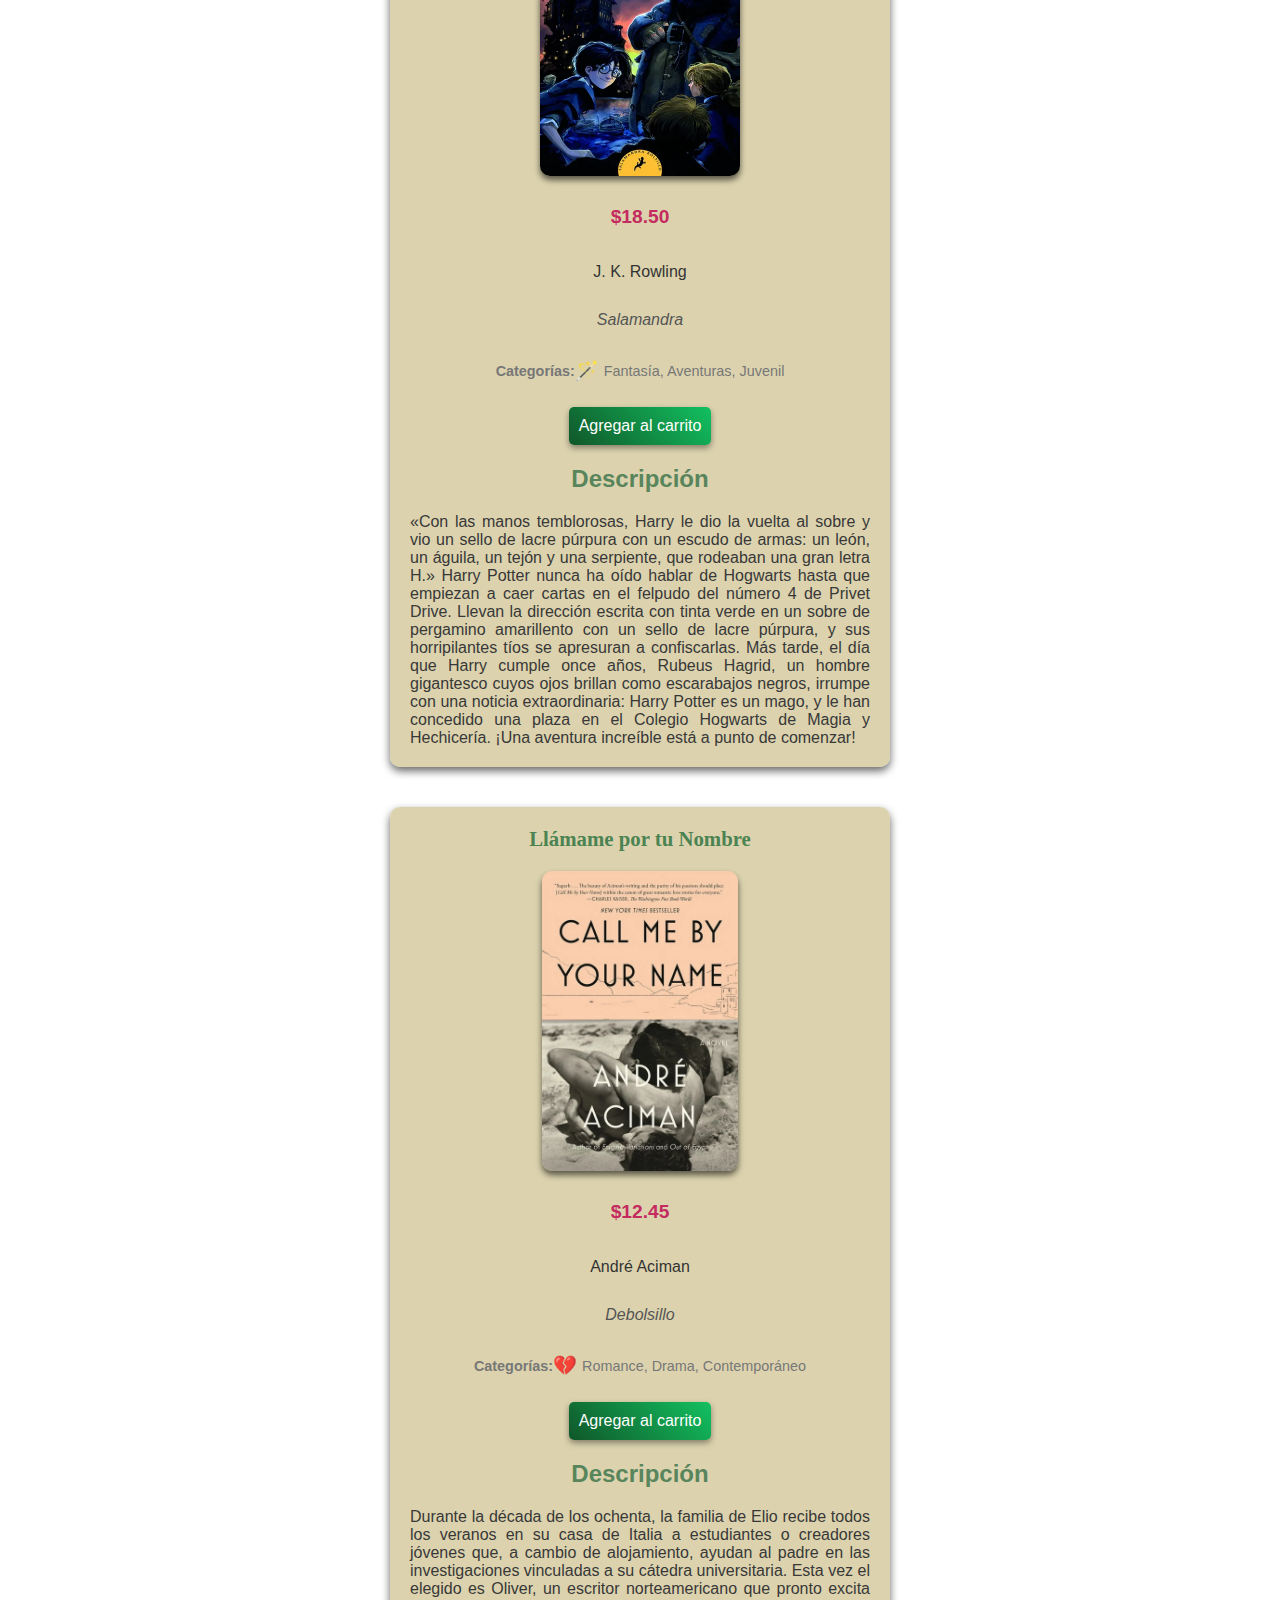
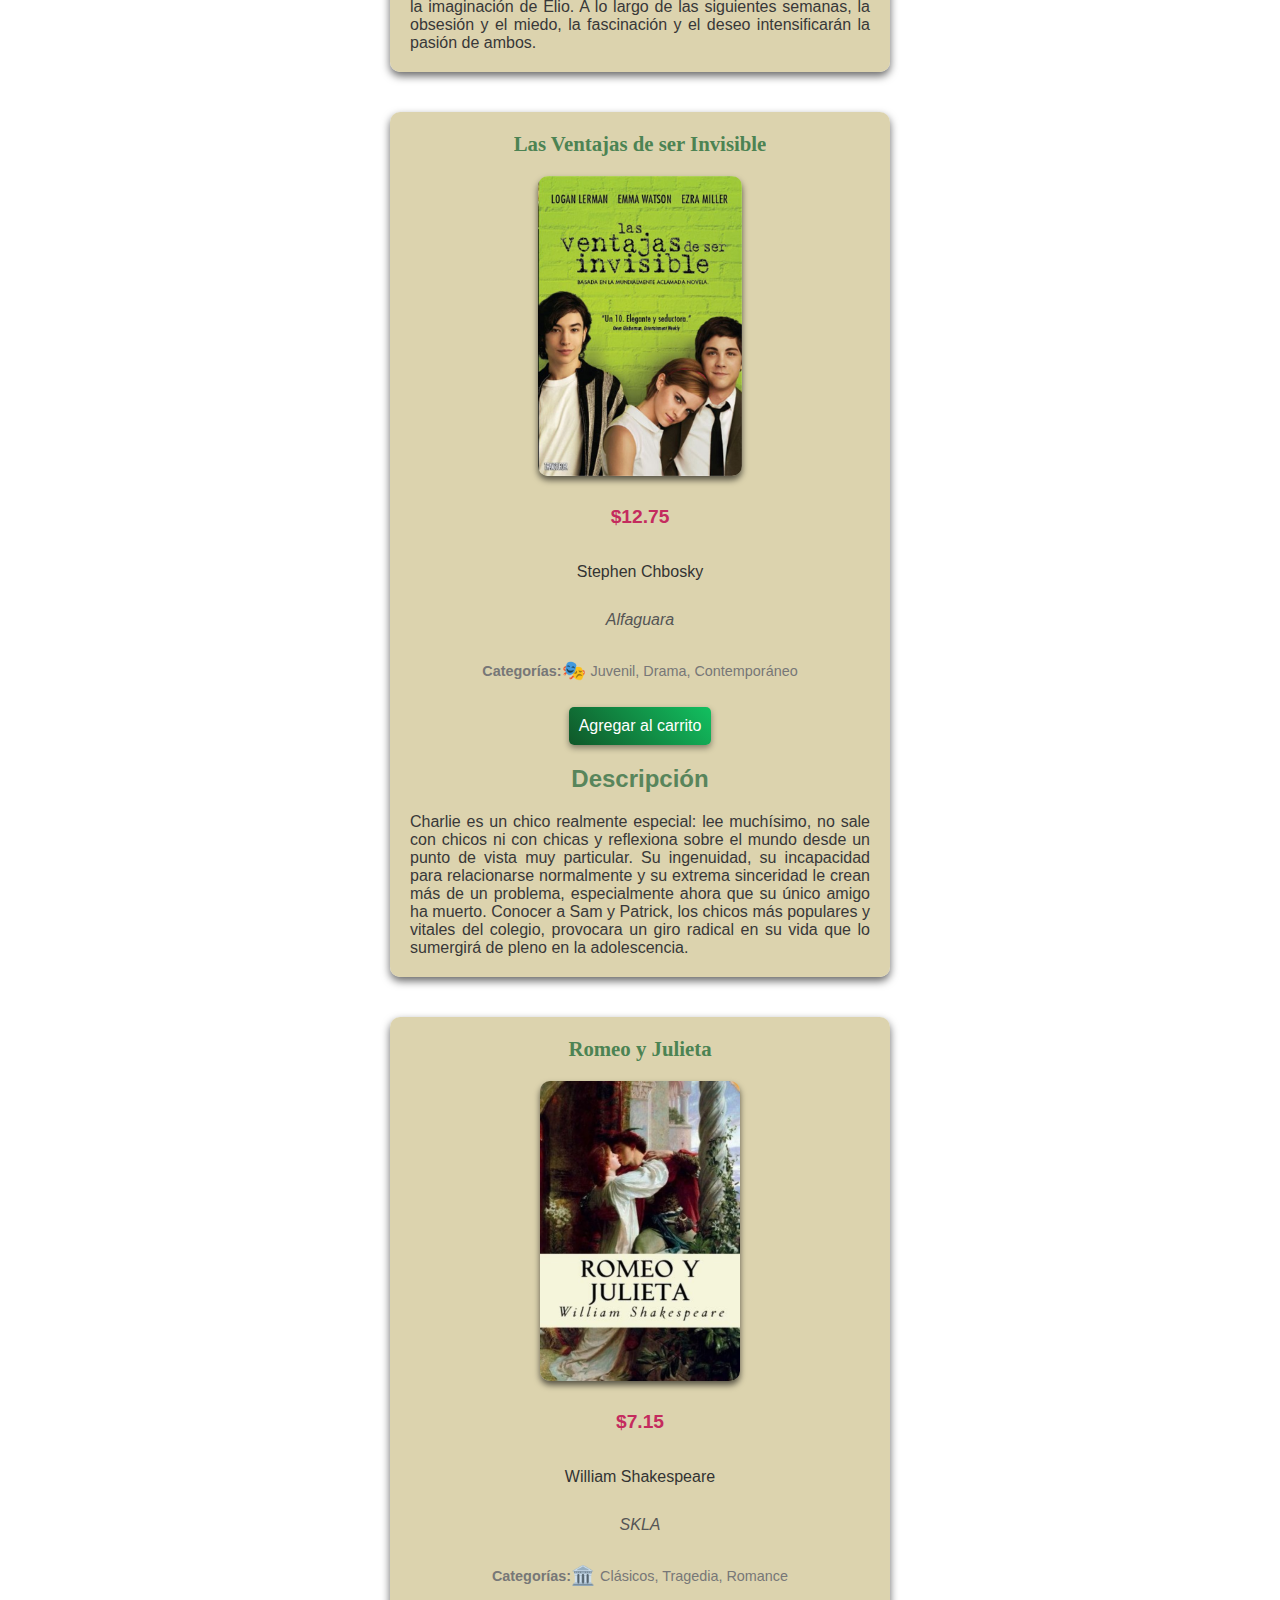
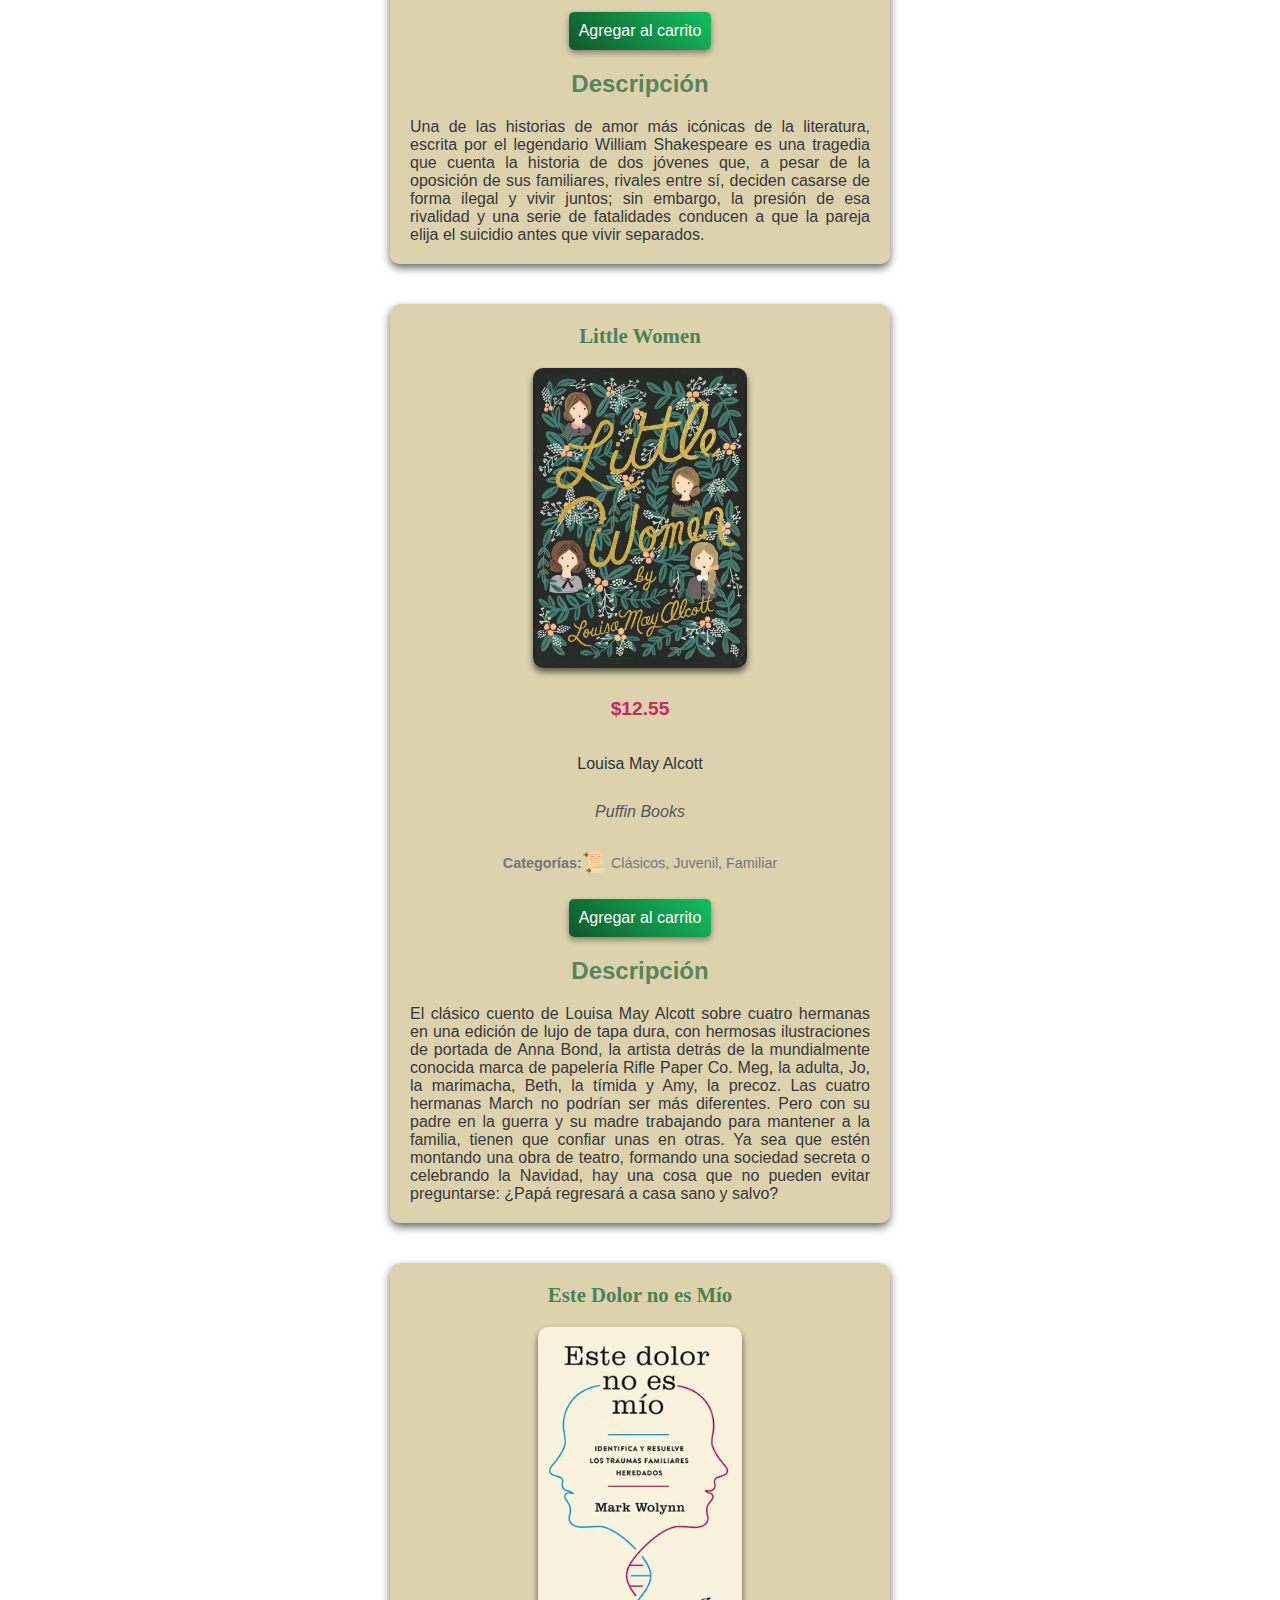
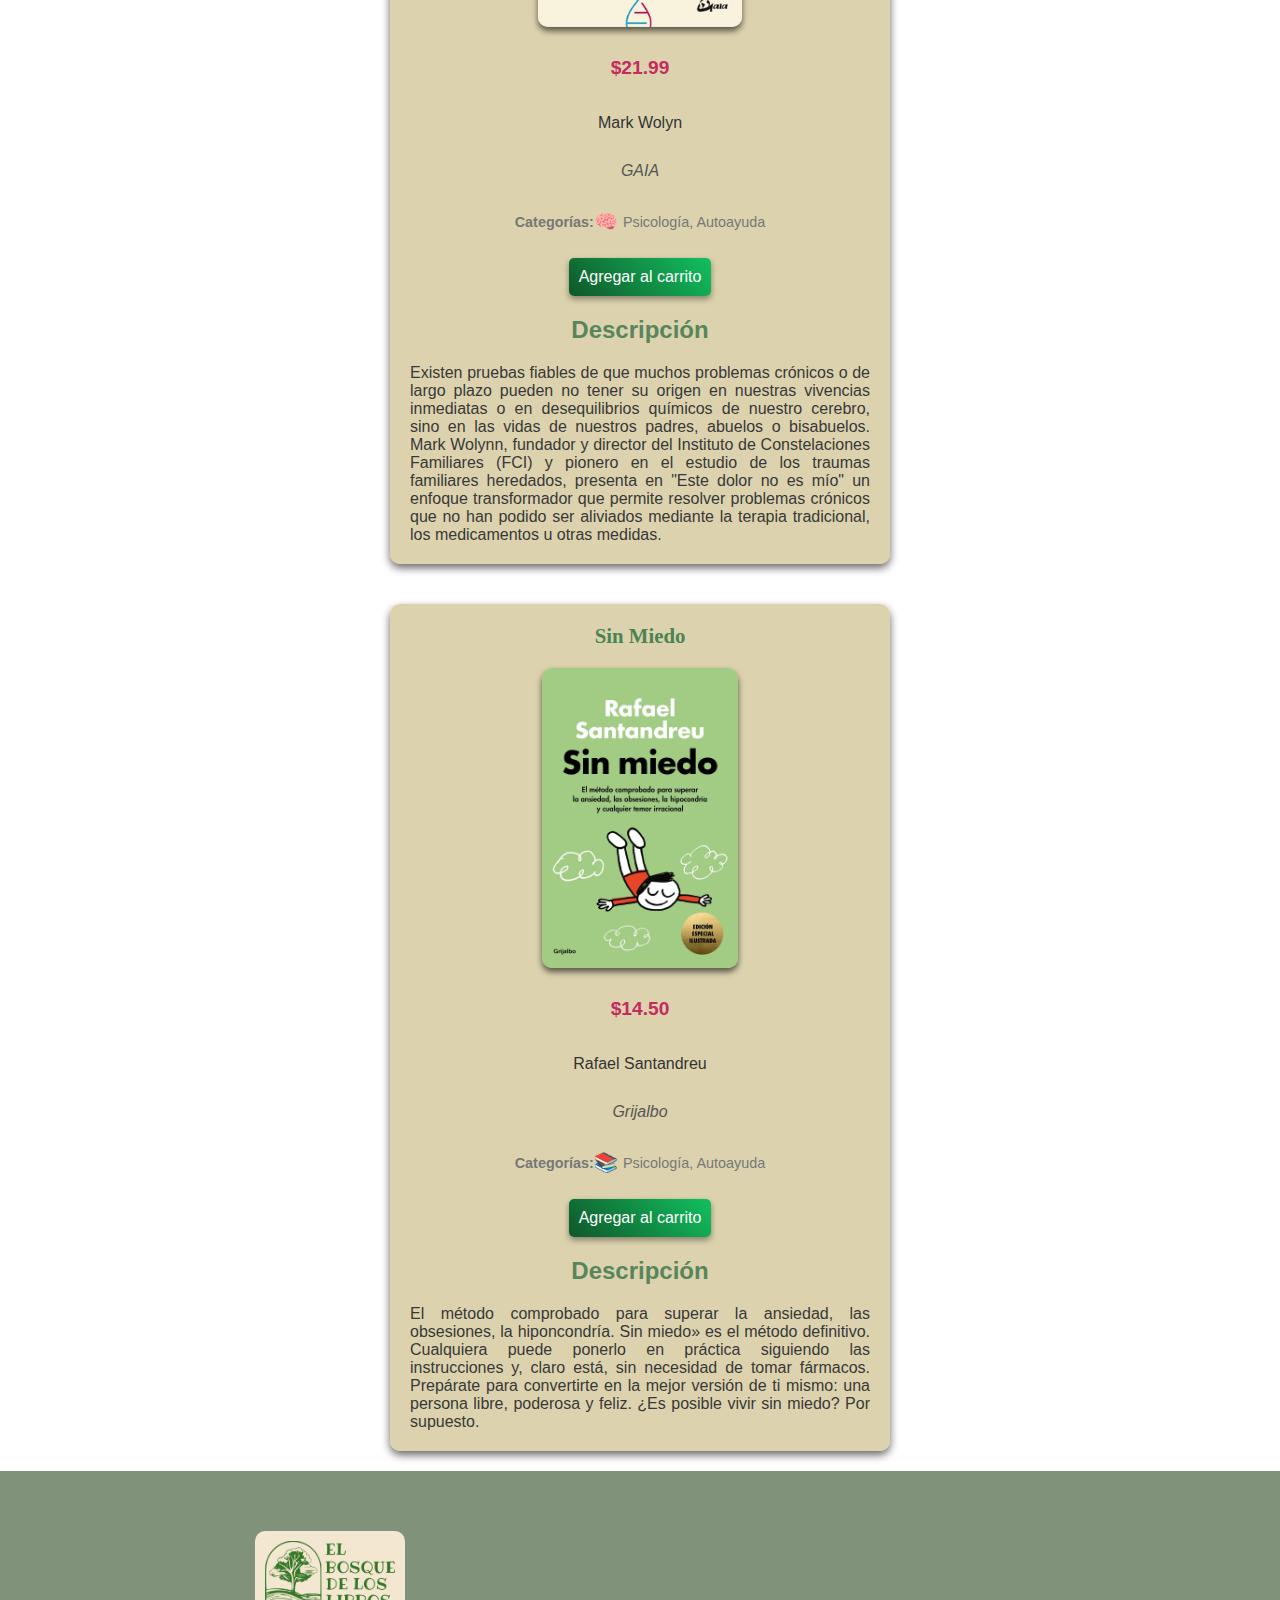
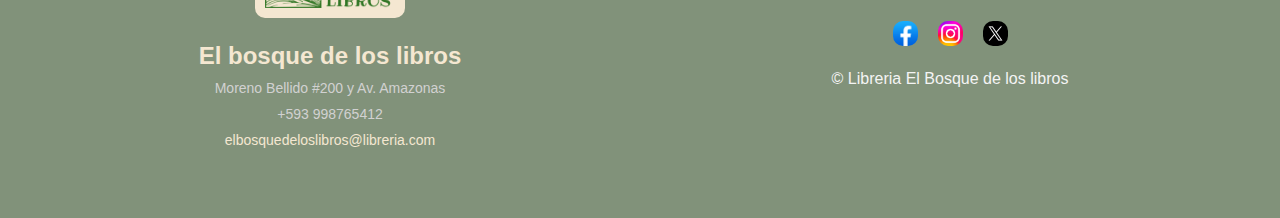
<file: 2P/libros.html>
<!DOCTYPE html>
<html lang="en">
<head>
    <meta charset="UTF-8">
    <meta name="viewport" content="width=device-width, initial-scale=1.0">
    <link rel="stylesheet" href="css/styles.css">
    <link rel="stylesheet" href="css/libros.css">
    <link rel="stylesheet" href="https://cdnjs.cloudflare.com/ajax/libs/font-awesome/6.7.1/css/all.min.css" integrity="sha512-5Hs3dF2AEPkpNAR7UiOHba+lRSJNeM2ECkwxUIxC1Q/FLycGTbNapWXB4tP889k5T5Ju8fs4b1P5z/iB4nMfSQ==" crossorigin="anonymous" referrerpolicy="no-referrer">
    <title>Libros</title>
    <script src="scripts/state.js"></script>
</head>
<body>
    <input type="checkbox" id="modoOscuro" autofill="false">
    <label for="modoOscuro" class="modoOscuroInterruptor">🌙</label>
    <header>
        <nav>
            <a href="index.html">
                <figure class="logo">
                    <img src="img/logo.svg" height="60" alt="Logo">
                </figure>
            </a>
            <div class="links">
                <a href="index.html">Inicio</a>
                <a href="servicios.html">Servicios</a>
                <a href="acerca.html">Sobre Nosotros</a>
                <a href="contacto.html">Contacto</a>
            </div>
            <div class="acciones">
                <a href="login.html" class="login">Iniciar sesión</a>
                <a href="carrito.html" class="carrito">
                    <i class="fa-solid fa-cart-shopping"></i>
                    <span>1</span>
                </a>
            </div>
        </nav>
    </header>
    <section class="contenedor"> 
        <main>
            <section class="container">
                <section class="libros" style="flex: 7;">
                    <section class="libro" >
                        <p class="infoTitulo">Drácula</p>
                        <span class="descuento">¡-20%!</span>
                        <img src="img/libroTerror.jpg" alt="terror" class="imgLibros">
                        <p class="infoPrecio">$19.38</p>
                        <p class="infoAutor">Bram Stoker</p>
                        <p class="infoEditorial">AlFaguara</p>
                        <p class="infoCategoria">
                            <strong>Categorías:</strong>
                            <span class="iconoCategoria">🩸</span> Terror, Cuentos Clásicos, Ficción Clásica
                        </p>
                        <a class="carrito-link" href="login.html"><i class="fa-solid fa-cart-shopping"></i>Agregar al carrito</a>
    
                        <h2>Descripción</h2>
                        <p class="descripcion">
                            Jonathan Harker, un joven abogado inglés de Londres, tiene que cerrar unos negocios con el misterioso conde Drácula. Viaja hasta el castillo del conde en los Montes Cárpatos de Transilvania, para convertirse en huésped y prisionero de un hombre que no se refleja en los espejos, ni come nunca en su presencia. A partir de aquí, incluso el compromiso amoroso de Harker con la joven Mina Murray se verá afectado. La novela gótica por excelencia, que se mantiene como un referente inalterable desde hace más de cien años. 
                        </p>
                    </section>
    
                    <section class="libro">
                        <p class="infoTitulo">Cuentos de Muerte y Demencia</p>
                        <img src="img/terror2.jpg" alt="Cuentos de Muerte y Demencia" class="imgLibros">
                        <p class="infoPrecio">$18.50</p>
                        <p class="infoAutor">Edgar Allan Poe</p>
                        <p class="infoEditorial">Nórdicalibros</p>
                        <p class="infoCategoria">
                            <strong>Categorías:</strong>
                            <span class="iconoCategoria">👻</span> Terror, Relatos Cortos, Ficción
                        </p>
                        <a class="carrito-link" href="login.html"><i class="fa-solid fa-cart-shopping"></i>Agregar al carrito</a>
            
                        <h2>Descripción</h2>
                        <p class="descripcion">Un asesino exasperado por el latido del corazón aún palpitante
                            de su víctima... Una institución mental dirigida por alguien
                            ajeno al personal... Una caja misteriosa a bordo de un barco
                            con un terrible secreto... La mirada del hipnotizador que, 
                            tal vez, podría paralizar a la misma Muerte... Ponte la cámisa
                                de fuerza y abróchatela bien, porque en estas páginas hay 
                                historias de amor perdido, caminos errados... y mentes 
                                extraviadas. Esta entrega de los mejores relatos de Poe 
                                incluye «El corazón delator», «El sistema del doctor Tarr
                                y el profesor Fether», «La caja oblonga» y «Los hechos 
                                del caso del Sr. Valdemar». El terror, lo macabro y el 
                                horror siguen alcanzando cotas sobrenaturales gracias a 
                                las escalofriantes ilustraciones de Gris Grimly. Abre 
                                el libro... si te atreves.</p>
                    </section>
    
                    <section class="libro">
                        <p class="infoTitulo">El Señor de los Anillos</p>
                        <img src="img/elsranillos.jpg" alt="El Señor de los Anillos" class="imgLibros">
                        
                        <p class="infoPrecio">$15.91</p>
                        <p class="infoAutor">J. R. R. Tolkien</p>
                        <p class="infoEditorial">Booknet</p>
                        <p class="infoCategoria">
                            <strong>Categorías:</strong>
                            <span class="iconoCategoria">🐉</span> Fantasía, Épica, Ficción
                        </p>
                        <a class="carrito-link" href="login.html"><i class="fa-solid fa-cart-shopping"></i>Agregar al carrito</a>
            
                        <h2>Descripción</h2>
                        <p class="descripcion">La primera entrega de la trilogía de J. R. R. Tolkien El Señor de los Anillos. 
                            Empieza tu viaje a la Tierra Media. Edición revisada.
    
                            Un héroe inesperado. Una misión peligrosa. La mayor aventura que jamás 
                            te hayan contado.
                            
                            
                            En la adormecida e idílica Comarca, un joven hobbit recibe
                            un encargo: custodiar el Anillo Único y emprender el 
                            viaje para su destrucción en la Grieta del Destino. 
                            Acompañado por magos, hombres, elfos y enanos, atravesará
                            la Tierra Media y se internará en las sombras de Mordor, 
                            perseguido siempre por las huestes de Sauron, el Señor 
                            Oscuro, dispuesto a recuperar su creación para establecer
                            el dominio definitivo del Mal.</p>
                    </section>
    
                    <section class="libro">
                        <p class="infoTitulo">Harry Potter y la Piedra Filosofal</p>
                        <img src="img/harrypotter.jpg" alt="Harry Potter y la Piedra Filosofal" class="imgLibros">
                        <p class="infoPrecio">$18.50</p>
                        <p class="infoAutor">J. K. Rowling</p>
                        <p class="infoEditorial">Salamandra</p>
                        <p class="infoCategoria">
                            <strong>Categorías:</strong>
                            <span class="iconoCategoria">🪄</span> Fantasía, Aventuras, Juvenil
                        </p>
                        <a class="carrito-link" href="login.html"><i class="fa-solid fa-cart-shopping"></i>Agregar al carrito</a>
            
                        <h2>Descripción</h2>
                        <p class="descripcion">«Con las manos temblorosas, Harry le dio la vuelta al sobre 
                            y vio un sello de lacre púrpura con un escudo de armas: 
                            un león, un águila, un tejón y una serpiente, que rodeaban
                            una gran letra H.» Harry Potter nunca ha oído hablar de 
                            Hogwarts hasta que empiezan a caer cartas en el felpudo 
                            del número 4 de Privet Drive. Llevan la dirección escrita
                            con tinta verde en un sobre de pergamino amarillento 
                            con un sello de lacre púrpura, y sus horripilantes tíos
                            se apresuran a confiscarlas. Más tarde, el día que 
                            Harry cumple once años, Rubeus Hagrid, un hombre 
                            gigantesco cuyos ojos brillan como escarabajos negros, 
                            irrumpe con una noticia extraordinaria: Harry Potter 
                            es un mago, y le han concedido una plaza en el Colegio 
                            Hogwarts de Magia y Hechicería. ¡Una aventura increíble 
                            está a punto de comenzar!</p>
                    </section>
    
                    <section class="libro">
                        <span class="descuento">¡-20%!</span>
                        <p class="infoTitulo">Llámame por tu Nombre</p>
                        <img src="img/cbyn1Drama.webp" alt="Llámame por tu Nombre" class="imgLibros">
                        <p class="infoPrecio">$12.45</p>
                        <p class="infoAutor">André Aciman</p>
                        <p class="infoEditorial">Debolsillo</p>
                        <p class="infoCategoria">
                            <strong>Categorías:</strong>
                            <span class="iconoCategoria">💔</span> Romance, Drama, Contemporáneo
                        </p>
                        <a class="carrito-link" href="login.html"><i class="fa-solid fa-cart-shopping"></i>Agregar al carrito</a>
                        <h2>Descripción</h2>
                        <p class="descripcion">Durante la década de los ochenta, la familia de Elio recibe 
                            todos los veranos en su casa de Italia a estudiantes o 
                            creadores jóvenes que, a cambio de alojamiento, ayudan 
                            al padre en las investigaciones vinculadas a su cátedra 
                            universitaria. Esta vez el elegido es Oliver, un escritor 
                            norteamericano que pronto excita la imaginación de Elio. 
                            A lo largo de las siguientes semanas, la obsesión y el 
                            miedo, la fascinación y el deseo intensificarán la pasión 
                            de ambos.</p>
                    </section>
    
                    <section class="libro">
                        <p class="infoTitulo">Las Ventajas de ser Invisible</p>
                        <img src="img/invisibleDrama.jpg" alt="Las Ventajas de ser Invisible" class="imgLibros">
                        <p class="infoPrecio">$12.75</p>
                        <p class="infoAutor">Stephen Chbosky</p>
                        <p class="infoEditorial">Alfaguara</p>
                        <p class="infoCategoria">
                            <strong>Categorías:</strong>
                            <span class="iconoCategoria">🎭</span> Juvenil, Drama, Contemporáneo
                        </p>
                        <a class="carrito-link" href="login.html"><i class="fa-solid fa-cart-shopping"></i>Agregar al carrito</a>
                        <h2>Descripción</h2>
                        <p class="descripcion">Charlie es un chico realmente especial: lee muchísimo, 
                            no sale con chicos ni con chicas y reflexiona sobre 
                            el mundo desde un punto de vista muy particular. Su 
                            ingenuidad, su incapacidad para relacionarse normalmente 
                            y su extrema sinceridad le crean más de un problema, 
                            especialmente ahora que su único amigo ha muerto. 
                            Conocer a Sam y Patrick, los chicos más populares y 
                            vitales del colegio, provocara un giro radical en su 
                            vida que lo sumergirá de pleno en la adolescencia.</p>
                    </section>
    
                    <section class="libro">
                        <span class="descuento">¡-20%!</span>
                        <p class="infoTitulo">Romeo y Julieta</p>
                        <img src="img/romeoClasico.jpg" alt="Romeo y Julieta" class="imgLibros">
                        <p class="infoPrecio">$7.15</p>
                        <p class="infoAutor">William Shakespeare</p>
                        <p class="infoEditorial">SKLA</p>
                        <p class="infoCategoria">
                            <strong>Categorías:</strong>
                            <span class="iconoCategoria">🏛️</span> Clásicos, Tragedia, Romance
                        </p>
                        <a class="carrito-link" href="login.html"><i class="fa-solid fa-cart-shopping"></i>Agregar al carrito</a>
                        <h2>Descripción</h2>
                        <p class="descripcion">Una de las historias de amor más icónicas de la literatura, 
                            escrita por el legendario William Shakespeare es una 
                            tragedia que cuenta la historia de dos jóvenes que, 
                            a pesar de la oposición de sus familiares, rivales 
                            entre sí, deciden casarse de forma ilegal y vivir 
                            juntos; sin embargo, la presión de esa rivalidad y una 
                            serie de fatalidades conducen a que la pareja elija 
                            el suicidio antes que vivir separados.</p>
                    </section>
    
                    <section class="libro">
                        <span class="descuento">¡-20%!</span>
                        <p class="infoTitulo">Little Women</p>
                        <img src="img/littlewomenClasico.jpg" alt="littleWomen" class="imgLibros">
                        <p class="infoPrecio">$12.55</p>
                        <p class="infoAutor">Louisa May Alcott</p>
                        <p class="infoEditorial">Puffin Books</p>
                        <p class="infoCategoria">
                            <strong>Categorías:</strong>
                            <span class="iconoCategoria">📜</span> Clásicos, Juvenil, Familiar
                        </p>
                        <a class="carrito-link" href="login.html"><i class="fa-solid fa-cart-shopping"></i>Agregar al carrito</a>
                        <h2>Descripción</h2>
                        <p class="descripcion">El clásico cuento de Louisa May Alcott sobre cuatro hermanas en una edición de lujo de tapa dura, con hermosas ilustraciones de portada de Anna Bond, la artista detrás de la mundialmente conocida marca de papelería Rifle Paper Co. Meg, la adulta, Jo, la marimacha, Beth, la tímida y Amy, la precoz. Las cuatro hermanas March no podrían ser más diferentes. Pero con su padre en la guerra y su madre trabajando para mantener a la familia, tienen que confiar unas en otras. Ya sea que estén montando una obra de teatro, formando una sociedad secreta o celebrando la Navidad, hay una cosa que no pueden evitar preguntarse: ¿Papá regresará a casa sano y salvo?</p>
                    </section>
    
                    <section class="libro">
                        <p class="infoTitulo">Este Dolor no es Mío</p>
                        <img src="img/autoayuda1.jpg" alt="Este Dolor no es Mío" class="imgLibros">
                        <p class="infoPrecio">$21.99</p>
                        <p class="infoAutor">Mark Wolyn</p>
                        <p class="infoEditorial">GAIA</p>  
                        <p class="infoCategoria">
                            <strong>Categorías:</strong>
                            <span class="iconoCategoria">🧠</span> Psicología, Autoayuda
                        </p>
                        <a class="carrito-link" href="login.html"><i class="fa-solid fa-cart-shopping"></i>Agregar al carrito</a>
                        <h2>Descripción</h2>
                        <p class="descripcion">Existen pruebas fiables de que muchos problemas crónicos 
                            o de largo plazo pueden no tener su origen en nuestras 
                            vivencias inmediatas o en desequilibrios químicos de 
                            nuestro cerebro, sino en las vidas de nuestros padres, 
                            abuelos o bisabuelos. Mark Wolynn, fundador y director 
                            del Instituto de Constelaciones Familiares (FCI) y 
                            pionero en el estudio de los traumas familiares heredados, 
                            presenta en "Este dolor no es mío" un enfoque 
                            transformador que permite resolver problemas crónicos 
                            que no han podido ser aliviados mediante la terapia 
                            tradicional, los medicamentos u otras medidas.</p>
                    </section>
    
                    <section class="libro">
                        <span class="descuento">¡-20%!</span>
                        <p class="infoTitulo">Sin Miedo</p>
                        <img src="img/autoayuda2.jpg" alt="Sin miedo" class="imgLibros">
                        <p class="infoPrecio">$14.50</p>
                        <p class="infoAutor">Rafael Santandreu</p>
                        <p class="infoEditorial">Grijalbo</p>
                        <p class="infoCategoria">
                            <strong>Categorías:</strong>
                            <span class="iconoCategoria">📚</span> Psicología, Autoayuda
                        </p>
                        <a class="carrito-link" href="login.html"><i class="fa-solid fa-cart-shopping"></i>Agregar al carrito</a>
                        <h2>Descripción</h2>
                        <p class="descripcion">El método comprobado para superar la ansiedad, las 
                            obsesiones, la hiponcondría. 
                            Sin miedo» es el método definitivo. Cualquiera 
                            puede ponerlo en práctica siguiendo las instrucciones 
                            y, claro está, sin necesidad de tomar fármacos. 
                            Prepárate para convertirte en la mejor versión 
                            de ti mismo: una persona libre, poderosa y feliz.
                            ¿Es posible vivir sin miedo? Por supuesto.</p>
                    </section>
    
                </section>
    
                <aside class="chat" id="chatBox" style="flex: 2;">
                    <div class="ventana">
                        <div class="headerChat">
                            <img src="img/chatbot.jpg" alt="chatbot" class="imgChatbot">
                            <h3>Chatea con Nosotros</h3>
                            <button class="btnX" onclick="visibilityHidden()">X</button>                    
                        </div>
                        <div class="contenidoChat">
                            <h4>Hola! ¿En qué podemos ayudarte?</h4>
                            <textarea name="mensaje" id="mensaje" placeholder="Escribe tu mensaje..." rows="10"></textarea>
                            <button class="enviar">Enviar</button>
                        </div>
                    </div>
                </aside>
    
            </section>
        </main>
        

        <footer>
            <section class="infoFooter">
                <section class="logoFooter">
                    <img src="img/logo.png" alt="logo" class="fotoFooter">
                    <h2>El bosque de los libros</h2>
                    <p> <i class="fa-solid fa-map-pin"></i> Moreno Bellido #200 y Av. Amazonas </p>
                    <p> <i class="fa-solid fa-phone"></i> +593 998765412</p>
                    <p><i class="fa-solid fa-envelope"></i><a href="mailto:elbosquedeloslibros@libreria.com">elbosquedeloslibros@libreria.com</a></p>
                </section>
                <section class="infoDerecha">
                    <section class="redesSociales">
                        <a href="https://www.facebook.com/?locale=es_LA" class="icono"><img src="img/facebook.png" alt="Facebook" ></a>
                        <a href="https://www.instagram.com/" class="icono"><img src="img/Instagram.webp" alt="Ig" ></a>
                        <a href="https://twitter.com/?lang=es" class="icono"><img src="img/x.jpg" alt="X" ></a>
                    </section>  
                    &copy; Libreria El Bosque de los libros
                </section>
            </section>
        </footer>
    </section>
    <script src="scripts/libreriaScript.js"></script>
</body>
</html>
</file>
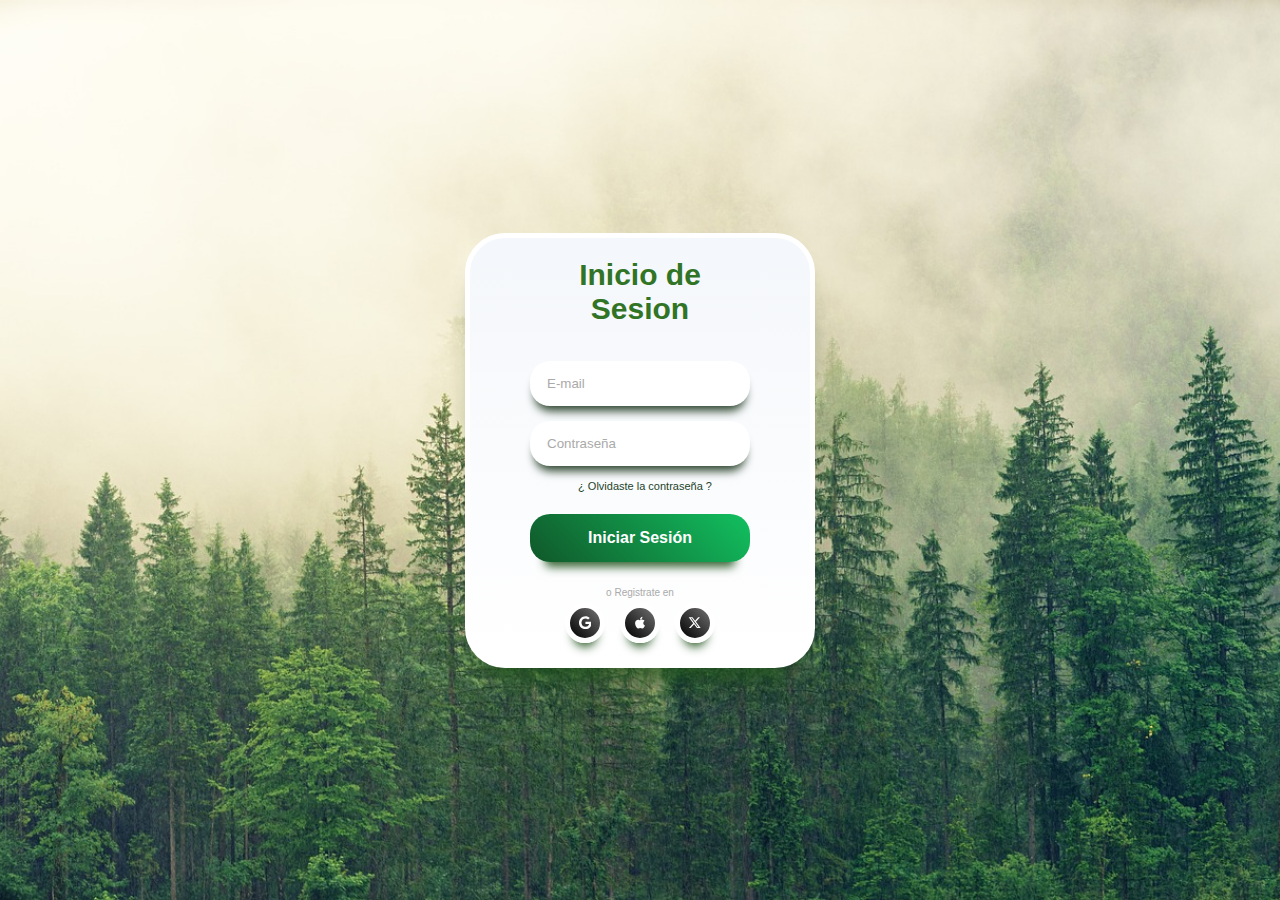
<file: 2P/login.html>
<!DOCTYPE html>
<html lang="en">
<head>
    <meta charset="UTF-8">
    <meta name="viewport" content="width=device-width, initial-scale=1.0">
    <link rel="stylesheet" href="css/styles.css">
    <link rel="stylesheet" href="css/login.css">
    <title>Login</title>
    <script src="scripts/state.js"></script>
</head>
<body>
<div class="container">
  <div class="heading">Inicio de Sesion</div>
  <form class="form" action="index.html">
    <input
      placeholder="E-mail"
      id="email"
      name="email"
      type="email"
      class="input"
      required=""
    />
    <input
      placeholder="Contraseña"
      id="password"
      name="password"
      type="password"
      class="input"
      required=""
    />
    <span class="forgot-password"><a href="#">¿ Olvidaste la contraseña ?</a></span>
    <a href="carrito.html" class="login-button">Iniciar Sesión</a>
  </form>
  <div class="social-account-container">
    <span class="title">o Registrate en </span>
    <div class="social-accounts">
      <button class="social-button google">
        <svg
          viewBox="0 0 488 512"
          height="1em"
          xmlns="http://www.w3.org/2000/svg"
          class="svg"
        >
          <path
            d="M488 261.8C488 403.3 391.1 504 248 504 110.8 504 0 393.2 0 256S110.8 8 248 8c66.8 0 123 24.5 166.3 64.9l-67.5 64.9C258.5 52.6 94.3 116.6 94.3 256c0 86.5 69.1 156.6 153.7 156.6 98.2 0 135-70.4 140.8-106.9H248v-85.3h236.1c2.3 12.7 3.9 24.9 3.9 41.4z"
          ></path>
        </svg>
      </button>
      <button class="social-button apple">
        <svg
          viewBox="0 0 384 512"55
          height="1em"
          xmlns="http://www.w3.org/2000/svg"
          class="svg"
        >
          <path
            d="M318.7 268.7c-.2-36.7 16.4-64.4 50-84.8-18.8-26.9-47.2-41.7-84.7-44.6-35.5-2.8-74.3 20.7-88.5 20.7-15 0-49.4-19.7-76.4-19.7C63.3 141.2 4 184.8 4 273.5q0 39.3 14.4 81.2c12.8 36.7 59 126.7 107.2 125.2 25.2-.6 43-17.9 75.8-17.9 31.8 0 48.3 17.9 76.4 17.9 48.6-.7 90.4-82.5 102.6-119.3-65.2-30.7-61.7-90-61.7-91.9zm-56.6-164.2c27.3-32.4 24.8-61.9 24-72.5-24.1 1.4-52 16.4-67.9 34.9-17.5 19.8-27.8 44.3-25.6 71.9 26.1 2 49.9-11.4 69.5-34.3z"
          ></path>
        </svg>
      </button>
      <button class="social-button twitter">
        <svg
          viewBox="0 0 512 512"
          height="1em"
          xmlns="http://www.w3.org/2000/svg"
          class="svg"
        >
          <path
            d="M389.2 48h70.6L305.6 224.2 487 464H345L233.7 318.6 106.5 464H35.8L200.7 275.5 26.8 48H172.4L272.9 180.9 389.2 48zM364.4 421.8h39.1L151.1 88h-42L364.4 421.8z"
          ></path>
        </svg>
      </button>
    </div>
  </div>
</div>
</body>
</html>
</file>
<file: 2P/css/styles.css>
body, html {
    font-family: 'Segoe UI', Tahoma, Geneva, Verdana, sans-serif;
}

* {
    margin: 0;
    padding: 0;
    box-sizing: border-box;
}

body {
    min-height: 100vh;
}

:root {
    --verde: hsl(111, 52%, 30%);
    --verde-oscuro: hsl(111, 52%, 20%);
    --verde-oscuro-tr: hsla(111, 53%, 20%, 0.534);
    --verde-oscuro-tr-2: hsla(111, 53%, 20%, 0.75);
}

.heading {
    text-align: center;
    font-weight: 900;
    font-size: 30px;
    color: var(--verde);
}

header {
    position: sticky;
    display: flex;
    top: 0;
    z-index: 900;
    box-shadow: 0 5px 10px rgba(0, 0, 0, 0.3);
    background-color: white;
    color: var(--verde);
    transition: 0.3s all ease-in-out;
}

nav {
    padding: 20px;
    text-align: center;
    height: 85px;
    width: 100%;
    display: flex;
    justify-content: space-between;
    max-width: 1200px;
    margin: 0 auto;
}

nav figure.logo {
    filter: invert(33%) sepia(17%) saturate(1926%) hue-rotate(65deg) brightness(104%) contrast(86%);
    margin-top: -10px;
}

#modoOscuro:checked ~ header nav figure.logo {
    filter: invert(97%) sepia(1%) saturate(3%) hue-rotate(231deg) brightness(117%) contrast(100%);
}

#modoOscuro:checked ~ header {
    background-color: var(--verde);
    
}

nav h1 {
    font-size: 2.5rem;
}

nav a {
    text-decoration: none;
    color: var(--verde);
    font-weight: bold;
    transition: 0.2s all ease-in-out;
}

nav a:hover {
    scale: 1.05;
    opacity: 0.7;
}

#modoOscuro:checked ~ header nav a {
    color: white;
}

nav .links {
    display: flex;
    gap: 30px;
    justify-content: center;
    align-items: center;
    height: 100%;
}

nav .acciones {
    display: flex;
    gap: 30px;
    justify-content: center;
    align-items: center;
    height: 100%;
}

nav .acciones .carrito {
    position: relative;
}

nav .acciones .login {
    background: linear-gradient(
        45deg,
        rgb(16, 87, 41) 0%,
        rgb(18, 192, 96) 100%
    );
    color: white;
    border-radius: 5px;
    padding: 5px 10px;
}

#modoOscuro:checked ~ header nav .acciones .login {
    color: var(--verde);
    background: white;
}

nav .acciones .carrito span {
    background-color: red;
    width: 20px;
    height: 20px;
    border-radius: 50%;
    display: block;
    padding: 3px;
    font-size: 12px;
    line-height: 1;
    position: absolute;
    top: -10px;
    left: 10px;
    color: white;
}


/* Modo oscuro toggle */

#modoOscuro {
    display: none;
}

.modoOscuroInterruptor {
    position: fixed;
    top: 20px;
    right: 20px;
    display: inline-block;
    width: 50px;
    height: 25px;
    background-color: rgba(214, 203, 160, 0.85);
    border-radius: 25px;
    cursor: pointer;
    transition: background-color 0.3s ease;
    z-index: 1000;
}

.modoOscuroInterruptor::before {
    content: "";
    position: absolute;
    top: 3px;
    left: 3px;
    width: 19px;
    height: 19px;
    background-color: white;
    border-radius: 50%;
    transition: transform 0.3s ease;
}

#modoOscuro:checked + .modoOscuroInterruptor {
    background-color: #000000; 
}

#modoOscuro:checked + .modoOscuroInterruptor::before {
    transform: translateX(25px);
}

#modoOscuro:checked ~ .contenedor {
    background-image: url('../img/bosqueNoche.jpeg');
    color: #d1d1d1;
}

#modoOscuro:checked ~ .contenedor nav {
    background-color: rgba(45, 74, 34, 0.9);
    color: #eee;
}

#modoOscuro:checked ~ .contenedor .card{
    background-color: rgba(183, 190, 162, 0.85);
}

#modoOscuro:checked ~ .contenedor .content h2{
    color: white;
    border-bottom: 2px solid rgba(172, 216, 166, 0.8);

}

#modoOscuro:checked ~ .contenedor .cardTitulo{
    color: #000000;
}

#modoOscuro:checked ~ .contenedor .cardAutor,
#modoOscuro:checked ~ .contenedor .cardAnio{
    color: white;
}

#modoOscuro:checked ~ .contenedor .sidebar li a {
    background-color: rgba(59, 108, 53, 0.8);
    color: wheat;
}

#modoOscuro:checked ~ .contenedor .cards h2 {
    color: #f4e7d1;
}


#modoOscuro:checked ~ .contenedor .sidebar li a:hover {
    background-color: rgba(236, 227, 142, 0.8);
    color: #2c2c2c;
}


#modoOscuro:checked ~ .contenedor .chat {
    background-color: rgba(107, 126, 98, 0.85);
}

#modoOscuro:checked ~ .contenedor .headerChat {
    background-color: #68975a;
}

#modoOscuro:checked ~ .contenedor .cardTitulo{
    color: #534721;
}


#modoOscuro:checked ~ .contenedor .cardAutor,
#modoOscuro:checked ~ .contenedor .cardAnio {
    color: #282928;
}


#modoOscuro:checked ~ .contenedor .enviar {
    background-color: #68975a ;
}

#modoOscuro:checked ~ .contenedor textarea {
    background-color: #cccccc;
}

#modoOscuro:checked ~ .contenedor  .contenidoChat h4{
    color: white;
}



footer{
    padding: 40px 20px;
    text-align: center;
    background-color: rgba(45, 74, 34, 0.6);
    color: #f4f4f4;
    font-family: Arial, Helvetica, sans-serif;
}

.infoFooter {
    display: flex;
    justify-content: space-between;
    align-items: center;
    flex-wrap: wrap;
}

.logoFooter, .infoDerecha {
    flex: 1;
    margin: 20px;
}

.fotoFooter {
    width: 150px;
    margin-bottom: 20px;
    background-color: #f4e7d1;
    padding: 10px;
    border-radius: 10px;
}

footer p {
    font-size: 14px;
    margin: 10px;
    color: #d1d1d1;
}

footer h2 {
    font-size: 24px;
    color: #f4e7d1;
    margin-bottom: 10px;
}

footer a {
    color: #f4e7d1;
    text-decoration: none;
}

footer .redesSociales {
    display: flex;
    justify-content: center;
    margin: 20px 0;
}

footer .icono {
    margin: 0 10px;
}

footer .icono img {
    width: 25px;
    height: 25px;
    border-radius: 10px;

}

footer .icono:hover img {
    transform: scale(1.1);
    transition: transform 0.3s ease;
}

@media (max-width: 767px) {
    nav .links, nav .acciones {
        flex-direction: column;
        gap: 10px;
    }

    .heading {
        font-size: 20px;
    }

    body{
        width: 100vw;
    }

    nav h1 {
        font-size: 1.5rem;
    }

    header{
        height: 20vh;
        display: block;
    }
    .container {
        display: block;
        padding: 10px;
        width: 100%;
    }

    .sidebar {
        width: 100%;
        margin-bottom: 20px;
    }

    .content {
        width: 100%;
    }

    .card {
        width: 100%;
        height: auto;
    }

    nav .links, nav .acciones {
        flex-direction: column;
        gap: 10px;
    }

    .header-content h1 {
        font-size: 1.5rem;
    }

    .header-content p {
        font-size: 1rem;
    }

    .btn-contacto {
        font-size: 1rem;
        padding: 8px 16px;
    }

    nav{
        height: 100%;
        display: flex;
        align-items: center;
    }

}
</file>
<file: 2P/css/index.css>
main {
    background-image: url("../img/bosque.jpg");
    background-size: cover;
    background-repeat: no-repeat;
    background-attachment: fixed;
}

#modoOscuro:checked ~ main {
    background-image: url("../img/bosqueNoche.jpeg");
}

main section.hero {
    height: calc(100vh - 85px);
    background-image: url("../img/index_0.jpg");
    background-size: 150%;
    background-repeat: no-repeat;
    background-attachment: fixed;
    background-position: center;
    animation: hero-bg;
    animation-duration: 5s;
    animation-iteration-count: 1;
    animation-fill-mode: forwards;
}

@keyframes hero-bg {
    0% {
        background-size: 100%;
    }
    100% {
        background-size: 150%;
    }
}

main section.hero .container {
    height: 100%;
    display: flex;
    justify-content: center;
    align-items: center;
}

main section.hero .center {
    background-color: var(--verde-oscuro-tr-2);
    padding: 50px;
    color: white;
    text-shadow: 0 0 10px black;
    font-size: 1.2rem;
}


.container {
    width: 100%;
    max-width: 1200px;
    margin: 0 auto;
}

.typewriter h1 {
    overflow: hidden; /* Ensures the content is not revealed until the animation */
    border-right: .15em solid orange; /* The typwriter cursor */
    white-space: nowrap; /* Keeps the content on a single line */
    margin: 0 auto; /* Gives that scrolling effect as the typing happens */
    letter-spacing: .15em; /* Adjust as needed */
    animation: 
        typing 3.5s steps(40, end),
        blink-caret .75s step-end infinite;
    }

/* The typing effect */
@keyframes typing {
    from { width: 0 }
    to { width: 100% }
}

/* The typewriter cursor effect */
@keyframes blink-caret {
    from, to { border-color: transparent }
    50% { border-color: orange; }
}

@media (max-width: 767px) {
    .typewriter h1 {
        font-size: 2.8vw;
    }

    .center{
        width: 100%;
    }
}

@media (max-width: 420px) {
    .typewriter h1 {
        overflow: hidden;
        font-size: 4vw; /* Ajusta el tamaño de la fuente */
        white-space: normal;
        animation: typing 5s steps(40, end), blink-caret .75s step-end infinite; /* Ajusta la velocidad de la animación */
    }

    .typewriter {
        width: 90%; /* Ajusta el ancho del contenedor */
        margin: 0 auto; /* Centra el contenedor */
    }

    .center{
        width: 100%;
    }
}

main section.hero figure.logo {
    filter: invert(97%) sepia(1%) saturate(3%) hue-rotate(231deg) brightness(117%) contrast(100%);
    width: 100%;
    display: flex;
    justify-content: center;
    padding-bottom: 50px;
}

section.grid {
    display: flex;
    width: 100%;
    flex-wrap: wrap;
}

section.grid img {
    width: 50%;
    animation: img_appear;
    animation-duration: 3s;
}

@keyframes img_appear {
    0% {
        scale: 0.8;
    }
    100% {
        scale: 1;
    }
}
</file>
<file: 2P/css/acerca.css>
body {
    margin: 0;
    font-family: Arial, Helvetica, sans-serif;
}

a{
    text-decoration: none;
    color: black;
}

h2, h3 {
    font-family: 'Merriweather', serif;
}

.contenedor {
    background-image: url(../img/bosque.jpg);
    background-size: cover;
    background-attachment: fixed;
    color: #f4f4f4;
    min-height: 100vh;
}

.acercaDeNosotros i {
    font-size: 1rem;
    margin-right: 10px;
    text-align: center;
    color: #a38524;
}

.acercaDeNosotros {
    padding: 50px 20px;
    color: #597927;
    text-align: center;
}

.acercaDeNosotros h2 {
    font-size: 2.5rem;
    margin-bottom: 30px;
    font-family: 'Georgia', serif;
    text-shadow: 2px 2px 4px rgba(0, 0, 0, 0.5);
}

.introduccion {
    font-size: 1rem;
    max-width: 800px;
    margin: 0 auto 50px auto;
    line-height: 1.6;
    font-style: italic;
    color: #727171;
}

.secciones {
    display: flex;
    flex-wrap: wrap;
    justify-content: space-around;
    gap: 20px;
}

.seccion {
    display: flex;
    flex-direction: column;
    align-items: center;
    justify-content: center;
    background-color: rgba(235, 229, 182, 0.7);
    border-radius: 10px;
    padding: 20px;
    width: 80%;
    margin-bottom: 40px;
    box-shadow: 0 4px 12px rgba(0, 0, 0, 0.5);
    transition: transform 0.3s;
    animation: fadeIn 0.8s ease-in;
}

.seccion:hover {
    transform: translateY(-10px);
}

.info {
    text-align: justify;
    margin-bottom: 20px;
}

.info h3 {
    text-align: center;
    font-size: 1.8rem;
    margin-bottom: 15px;
    color: #a38859; 
}

.info p {
    font-family: Arial, Helvetica, sans-serif;
    font-size: 0.9rem;
    color: #554e4e;
    line-height: 1.5;
}

.imagen img {
    width: 100%;
    height: auto;
    border-radius: 10px;
    box-shadow: 0 2px 8px rgba(0, 0, 0, 0.3);
    max-width: 250px;
}

.creadores h2 {
    font-size: 2rem;
    text-align: center;
    margin-bottom: 30px;
    color: #645c4e; 
    text-shadow: 2px 2px 4px rgba(0, 0, 0, 0.5);
    font-family: 'Georgia', serif;
    background-color: rgba(235, 229, 182, 0.7);
    border-radius: 10px;
}

.personas {
    display: flex;
    flex-wrap: wrap; 
    justify-content: center;
    gap: 20px;
    margin-top: 40px;
}

.persona {
    background-color: rgba(235, 229, 182, 0.7);
    border-radius: 10px;
    width: calc(33% - 20px); 
    text-align: center;
    box-shadow: 0 4px 12px rgba(0, 0, 0, 0.5);
    padding: 20px;
    transition: transform 0.3s;
}

.persona:hover {
    transform: translateY(-10px);
}

.persona .imgPersona img {
    width: 100%; 
    max-width: 150px;
    height: 150px;
    object-fit: cover;
    border-radius: 50%;
    box-shadow: 0 2px 8px rgba(0, 0, 0, 0.3);
}

.infoPersona {
    text-align: justify;
    margin-top: 15px;
    font-size: 15px;
}

.infoPersona h4 {
    font-size: 1.2rem;
    color: #819e6d;
}

.infoPersona p {
    font-family: 'Times New Roman', Times, serif;
    font-size: 1rem;
    color: rgb(78, 78, 78);
    line-height: 1.5;
}

.redes h4 {
    margin-bottom: 8px;
}

.redes ul {
    font-size: 13px;
    list-style-type: none;
    color: white;
    text-decoration: none;
    font-weight: bold;

}

.redes ul a{
    font-size: 13px;
    list-style-type: none;
    color: rgb(70, 70, 70);
    text-decoration: none;
    
}

.redes ul a:hover{
    color: #42643f;
    font-size: 14px;
    font-weight: bold;
}

.redes ul:visited {
    list-style-type: none;
    color: white;
    text-decoration: none;
}

.redes img {
    margin-right: 10px;
}

.Proyectos h4 {
    margin-bottom: 8px;
}

.Proyectos ul{
    font-size: 13px;
    list-style-type: none;
    color: white;
    text-decoration: none;
    font-weight: bold;
}

.Proyectos ul a:hover{
    color: #42643f;
    font-size: 14px;
    font-weight: bold;
}

.Proyectos ul:visited {
    list-style-type: none;
    color: white;
    text-decoration: none;
}

.Proyectos img {
    margin-right: 10px;
}

footer{
    padding: 40px 20px;
    text-align: center;
    background-color: rgba(45, 74, 34, 0.6);
    color: #f4f4f4;
    font-family: Arial, Helvetica, sans-serif;
}

.infoFooter {
    display: flex;
    justify-content: space-between;
    align-items: center;
    flex-wrap: wrap;
}

.logoFooter, .infoDerecha {
    flex: 1;
    margin: 20px;
}

.fotoFooter {
    width: 150px;
    margin-bottom: 20px;
    background-color: #f4e7d1;
    padding: 10px;
    border-radius: 10px;
}

footer p {
    font-size: 14px;
    margin: 10px;
    color: #d1d1d1;
}

footer h2 {
    font-size: 24px;
    color: #f4e7d1;
    margin-bottom: 10px;
}

footer a {
    color: #f4e7d1;
    text-decoration: none;
}

footer .redesSociales {
    display: flex;
    justify-content: center;
    margin: 20px 0;
}

footer .icono {
    margin: 0 10px;
}

footer .icono img {
    width: 25px;
    height: 25px;
    border-radius: 10px;

}

footer .icono:hover img {
    transform: scale(1.1);
    transition: transform 0.3s ease;
}

.infoFooter i{
    margin-right: 10px;
}

@keyframes fadeIn {
    from {
        opacity: 0;
        transform: translateY(20px);
    }
    to {
        opacity: 1;
        transform: translateY(0);
    }
}
</file>
<file: 2P/css/alquiler.css>
body {
    margin: 0;
    font-family: Arial, Helvetica, sans-serif;
}

a{
    text-decoration: none;
    color: black;
}

h2, h3 {
    font-family: 'Merriweather', serif;
}

.contenedor {
    background-image: url(../img/bosque.jpg);
    background-size: cover;
    background-attachment: fixed;
    color: #f4f4f4;
    min-height: 100vh;
}

.alquiler i {
    font-size: 1rem;
    margin-right: 10px;
    text-align: center;
    color: #a38524;
}

.alquiler {
    padding: 50px 20px;
    color: #597927;
    text-align: center;
}

.alquiler h2 {
    font-size: 2.5rem;
    margin-bottom: 30px;
    font-family: 'Georgia', serif;
    text-shadow: 2px 2px 4px rgba(0, 0, 0, 0.5);
}

.introduccion {
    font-size: 1rem;
    max-width: 800px;
    margin: 0 auto 50px auto;
    line-height: 1.6;
    font-style: italic;
    color: #727171;
}

.introduccion1{
    background-color: var(--verde);
    border-radius: 10px;
    padding: 10px;
    color: white;
}

.secciones {
    padding-top: 20px;
    display: flex;
    flex-wrap: wrap;
    justify-content: space-around;
    gap: 30px;
}

.screenAlquiler {
    display: flex;
    flex-direction: column;
    align-items: center;
    justify-content: center;
    background-color: rgba(235, 229, 182, 0.7);
    border-radius: 10px;
    padding: 20px;
    width: 100%;
    margin-bottom: 40px;
    box-shadow: 0 4px 12px rgba(0, 0, 0, 0.5);
    transition: transform 0.3s;
    animation: fadeIn 0.8s ease-in;
}

#screen{
    display: flex;
    flex-direction: column;
    align-items: center;
    justify-content: center;

    border-radius: 10px;
    padding: 20px;
    width: 100%;
    height: 100vh;
    margin-bottom: 40px;
    transition: transform 0.3s;
    animation: fadeIn 0.8s ease-in;
}

.seccion {
    display: flex;
    flex-direction: column;
    align-items: center;
    justify-content: center;
    background-color: rgba(235, 229, 182, 0.7);
    border-radius: 10px;
    padding: 20px;
    width: 60%;
    margin-bottom: 40px;
    box-shadow: 0 4px 12px rgba(0, 0, 0, 0.5);
    transition: transform 0.3s;
    animation: fadeIn 0.8s ease-in;
}

.seccion:hover {
    transform: translateY(-10px);
}

.info {
    text-align: justify;
    margin-bottom: 20px;
}

.info h3 {
    text-align: center;
    font-size: 1.8rem;
    margin-bottom: 15px;
    color: #a38859; 
}

.info p {
    font-family: Arial, Helvetica, sans-serif;
    font-size: 0.9rem;
    color: #554e4e;
    line-height: 1.5;
}

.imagen img {
    width: 100%;
    height: auto;
    border-radius: 10px;
    box-shadow: 0 2px 8px rgba(0, 0, 0, 0.3);
    max-width: 250px;
}



.redes h4 {
    margin-bottom: 8px;
}

.redes ul {
    font-size: 13px;
    list-style-type: none;
    color: white;
    text-decoration: none;
    font-weight: bold;

}

.redes ul a{
    font-size: 13px;
    list-style-type: none;
    color: rgb(70, 70, 70);
    text-decoration: none;
    
}

.redes ul a:hover{
    color: #42643f;
    font-size: 14px;
    font-weight: bold;
}

.redes ul:visited {
    list-style-type: none;
    color: white;
    text-decoration: none;
}

.redes img {
    margin-right: 10px;
}

footer{
    padding: 40px 20px;
    text-align: center;
    background-color: rgba(45, 74, 34, 0.6);
    color: #f4f4f4;
    font-family: Arial, Helvetica, sans-serif;
}

.infoFooter {
    display: flex;
    justify-content: space-between;
    align-items: center;
    flex-wrap: wrap;
}

.logoFooter, .infoDerecha {
    flex: 1;
    margin: 20px;
}

.fotoFooter {
    width: 150px;
    margin-bottom: 20px;
    background-color: #f4e7d1;
    padding: 10px;
    border-radius: 10px;
}

footer p {
    font-size: 14px;
    margin: 10px;
    color: #d1d1d1;
}

footer h2 {
    font-size: 24px;
    color: #f4e7d1;
    margin-bottom: 10px;
}

footer a {
    color: #f4e7d1;
    text-decoration: none;
}

footer .redesSociales {
    display: flex;
    justify-content: center;
    margin: 20px 0;
}

footer .icono {
    margin: 0 10px;
}

footer .icono img {
    width: 25px;
    height: 25px;
    border-radius: 10px;

}

footer .icono:hover img {
    transform: scale(1.1);
    transition: transform 0.3s ease;
}

.infoFooter i{
    margin-right: 10px;
}

@keyframes fadeIn {
    from {
        opacity: 0;
        transform: translateY(20px);
    }
    to {
        opacity: 1;
        transform: translateY(0);
    }
}


@media (max-width: 767px){
    
    .screenAlquiler{
        padding: 0px;
        border: none;
    }
    body {
        padding: 0;
        margin: 0;
    }

    .container {
        padding: 0;
        margin: 0;
        width: 100%;
        box-sizing: border-box;
    }

    .screenAlquiler {
        padding: 0;
        border: none;
        width: 100%;
        height: calc(100vh - 50px);
        margin: 0;
    }

    iframe {
        width: 100%;
        height: 100%;
        border: none;
    }
}
</file>
<file: 2P/css/carrito.css>
* {
    margin: 0;
    padding: 0;
    box-sizing: border-box;
    font-family: Arial, Helvetica, sans-serif;
}

main {
    background-image: url(../img/bosque.jpg);
    background-size: cover;
    background-attachment: fixed;
}

#modoOscuro:checked ~ main {
    background-image: url("../img/bosqueNoche.jpeg");
}

.principal {
    display: flex;
    align-items: center;
    justify-content: space-between;
    background-color: #e0e6e0;
    height: 100px;
    padding: 0 20px;
    border: solid 1px rgb(107, 100, 100);
}
.izquierda {
    flex: 0; 
}

.derecha {
    display: flex;
    gap: 20px; 
    flex: 1; 
    justify-content: flex-start; 
    margin-left: 20px;
}
.izquierda img {
    width: 150px;
}
.derecha a {
    text-decoration: none;
    color: black;
}
.sign-in {
    flex: 0; 
    margin-left: auto;
}
.sign-in a {
    text-decoration: none;
    color: black;
}
.textoPago {
    font-size: 36px;
    margin-bottom: 50px;
    padding-top: 50px;
    text-align: center;
}
.checkout {
    display: flex;
    justify-content: space-between;
    gap: 20px;
}
.shoppingCart, .paymentMethod {
    border: 1px solid #ccc;
    border-radius: 5px;
    padding: 20px;
    background-color: #fafafa;
}

#modoOscuro:checked ~ main .shoppingCart, #modoOscuro:checked ~ main .paymentMethod {
    background-color: hsl(0, 1%, 15%);
    border-color: transparent;
}

.shoppingCart {
    flex: 3;
}
.paymentMethod {
    flex: 1;
}
.tituloCheckout h1, .tituloPayment h1 {
    font-size: 24px;
    margin-bottom: 20px;
}
.item {
    display: flex;
    justify-content: space-between;
    margin-bottom: 15px;
}
.item img {
    width: 50px;
    height: 50px;
    margin-right: 10px;
}
.item-details {
    flex: 1;
}
.subtotal {
    font-size: 18px;
    margin-top: 20px;
    text-align: right;
}
label {
    font-size: 16px;
    margin-bottom: 5px;
    display: block;
}
input {
    width: 100%;
    padding: 10px;
    margin-bottom: 20px;
    border: 1px solid #ccc;
    border-radius: 5px;
}
button {
    width: 100%;
    padding: 10px;
    background-color: #4CAF50;
    color: white;
    border: none;
    border-radius: 5px;
    font-size: 16px;
    cursor: pointer;
}
button:hover {
    background-color: #45a049;
}
.paymentOptions {
    margin-top: 20px;
    padding: 15px;
    background-color: #f8f8f8;
    border: 1px solid #ddd;
    border-radius: 5px;
    text-align: center;
}

.paymentOptions h2 {
    margin-bottom: 10px;
    font-size: 18px;
    color: #333;
}

.payment-method {
    display: flex;
    justify-content: center;
    gap: 20px;
    margin: 10px 0;
    align-items: center;
}

.payment-method label {
    display: flex;
    flex-direction: column;
    align-items: center;
    gap: 5px;
    cursor: pointer;
}

.payment-method input[type="radio"] {
    display: none;
}

.payment-method img {
    border-radius: 5px;
    box-shadow: 0px 2px 5px rgba(0, 0, 0, 0.1);
    transition: transform 0.2s, box-shadow 0.2s;
}

.payment-method input[type="radio"]:checked + img {
    transform: scale(1.1);
    box-shadow: 0px 4px 8px rgba(0, 0, 0, 0.3);
    border: 2px solid #4CAF50;
}

.cartTable {
    width: 100%;
    border-collapse: collapse;
    margin-top: 20px;
}

.cartTable th, .cartTable td {
    padding: 10px;
    text-align: left;
    border-bottom: 1px solid #ddd;
}

#modoOscuro:checked ~ main .cartTable th,
#modoOscuro:checked ~ main .cartTable td {
    background-color: var(--verde-oscuro);
    color: white;
    color-scheme: dark;
}

.cartTable th {
    background-color: #f4f4f4;
    font-weight: bold;
}

.cartTable td {
    background-color: #fff;
}

.productImage {
    width: 50px;
    height: 50px;
    margin-right: 10px;
}

.quantityInput {
    width: 60px;
    padding: 5px;
    border: 1px solid #ccc;
    border-radius: 5px;
    text-align: center;
}

.subtotal {
    font-size: 18px;
    margin-top: 20px;
    text-align: right;
}

button {
    width: 100%;
    padding: 10px;
    background-color: #4CAF50;
    color: white;
    border: none;
    border-radius: 5px;
    font-size: 16px;
    cursor: pointer;
}

button:hover {
    background-color: #45a049;
}

footer{
    padding: 40px 20px;
    text-align: center;
    background-color: transparent;
    background-color: rgba(45, 74, 34,0.6);
    color: #f4f4f4;
    font-family: Arial, Helvetica, sans-serif;
}

.infoFooter {
    display: flex;
    justify-content: space-between;
    align-items: center;
    flex-wrap: wrap;
}

.logoFooter, .infoDerecha {
    flex: 1;
    margin: 20px;
}

.fotoFooter {
    width: 150px;
    margin-bottom: 20px;
    background-color: #f4e7d1;
    padding: 10px;
    border-radius: 10px;
}

footer p {
    font-size: 14px;
    margin: 10px;
    color: #d1d1d1;
}

footer h2 {
    font-size: 24px;
    color: #f4e7d1;
    margin-bottom: 10px;
}

footer a {
    color: #f4e7d1;
    text-decoration: none;
}

footer .redesSociales {
    display: flex;
    justify-content: center;
    margin: 20px 0;
}

footer .icono {
    margin: 0 10px;
}

footer .icono img {
    width: 25px;
    height: 25px;
    border-radius: 10px;

}

footer .icono:hover img {
    transform: scale(1.1);
    transition: transform 0.3s ease;
}


h1, h2 {
    font-family: Georgia, 'Times New Roman', Times, serif !important;
    color: var(--verde);
}

#modoOscuro:checked ~ main h1,
#modoOscuro:checked ~ main h2 {
    color: white !important;
}

@media(max-width: 767px){
    .checkout{
        display: flex;
        flex-direction: column;
    }
}
</file>
<file: 2P/css/contacto.css>
section.hero {
    height: 50vh;
    display: flex;
    justify-content: center;
    align-items: center;
}

main {
    background-image: url("../img/bosque.jpg");
    background-size: cover;
    background-repeat: no-repeat;
    background-attachment: fixed;
}

#modoOscuro:checked ~ main {
    background-image: url("../img/bosqueNoche.jpeg");
}

section.hero h1 {
    font-size: 5rem;
    color: white;
    text-shadow: 0 0 10px hsla(0, 0%, 0%, 0.7);
}

section.content {
    padding: 40px;
    display: flex;
    gap: 20px;
    max-width: 80%;
    margin: 0 auto;
    flex-wrap: wrap;
    gap: 20px;
}

div.formulario {
    display: flex;
    gap: 20px;
    justify-content: space-between;
    flex-wrap: wrap;
    width: 100%;
    align-items: stretch;
}

div.mapa, div.form {
    width: calc(50% - 10px);
    min-width: 300px; 
    box-sizing: border-box;
    height: auto;
}

div.mapa {
    height: auto;
    border-radius: 10px;
    overflow: hidden;
    position: relative;
}


iframe {
    width: 100%;
    height: 100%;
    min-width: 0;
    min-height: 400px;
    border-radius: 10px;
}

div.form {
    background: white;
    border-radius: 10px;
    padding: 20px;
    box-shadow: #2c452e 0px 10px 10px -5px;
}

form {
    width: 100%;
    display: block;
    gap: 10px;
}

form .w1-2 {
    width: calc(100% - 20px / 2);
}

form input {
    background: white;
    border: none;
    padding: 15px 15px;
    border-radius: 20px;
    margin-top: 15px;
    box-shadow: #2c452e 0px 10px 10px -5px;
    border-inline: 2px solid transparent;
}

#modoOscuro:checked ~ main form input {
    background: hsl(0, 0%, 15%);
    color: white;
}

#modoOscuro:checked ~ main form select {
    background: hsl(0, 0%, 15%);
    color: rgb(170, 170, 170);
}

#modoOscuro:checked ~ main form textarea {
    background: hsl(0, 0%, 15%);
    color: white;
}

form input::-moz-placeholder {
    color: rgb(170, 170, 170);
}

form input::placeholder {
    color: rgb(170, 170, 170);
}

form input:focus {
    outline: none;
    border-inline: 2px solid var(--verde);
}

form textarea {
    background: white;
    border: none;
    padding: 15px 15px;
    border-radius: 20px;
    margin-top: 15px;
    box-shadow: #2c452e 0px 10px 10px -5px;
    border-inline: 2px solid transparent;
}

form textarea::-moz-placeholder {
    color: rgb(170, 170, 170);
}

form select {
    background: white;
    border: none;
    padding: 15px 15px;
    border-radius: 20px;
    margin-top: 15px;
    box-shadow: #2c452e 0px 10px 10px -5px;
    border-inline: 2px solid transparent;
}


form .login-button {
    display: block;
    width: 100%;
    font-weight: bold;
    background: linear-gradient(
        45deg,
        rgb(16, 87, 41) 0%,
        rgb(18, 192, 96) 100%
    );
    color: white;
    padding-block: 15px;
    margin: 20px auto;
    border-radius: 20px;
    box-shadow: rgba(29, 80, 24, 0.878) 0px 20px 10px -15px;
    border: none;
    transition: all 0.2s ease-in-out;
}

#modoOscuro:checked ~ main form .login-button {
    background: linear-gradient(
        45deg,
        rgb(16, 87, 41) 0%,
        rgb(18, 192, 96) 100%
    );
}


form .login-button:hover {
    transform: scale(1.03);
    box-shadow: rgba(29, 80, 24, 0.878) 0px 23px 10px -20px;
}

form .login-button:active {
    transform: scale(0.95);
    box-shadow: rgba(29, 80, 24, 0.878) 0px 15px 10px -10px;
}


@media (max-width: 767px){
    .formulario{
        width: 100%;
    }
    section.content {
        padding: 20px;
        max-width: 100%; 
        margin: 0 auto;
    }

    div.formulario {
        flex-direction: column;
        gap: 10px;
        width: 100%;
        padding: 0;
    }

    div.mapa, div.form {
        width: 100%;
        min-width: 0;
        margin-bottom: 20px; 
    }

    form {
        display: flex;
        flex-direction: column;
        gap: 10px;
    }

    form input, form textarea, form select, form .login-button {
        width: 100%;
        margin: 0;
    }
}
</file>
<file: 2P/css/eventos.css>
body {
    margin: 0;
    font-family: Arial, Helvetica, sans-serif;
}

a{
    text-decoration: none;
    color: black;
}

h2, h3 {
    font-family: 'Merriweather', serif;
}

.contenedor {
    background-image: url(../img/bosque.jpg);
    background-size: cover;
    background-attachment: fixed;
    color: #f4f4f4;
    min-height: 100vh;
}

.eventos i {
    font-size: 1rem;
    margin-right: 10px;
    text-align: center;
    color: #a38524;
}

.eventos {
    padding: 50px 20px;
    color: #597927;
    text-align: center;
}

.eventos h2 {
    font-size: 2.5rem;
    margin-bottom: 30px;
    font-family: 'Georgia', serif;
    text-shadow: 2px 2px 4px rgba(0, 0, 0, 0.5);
}

.introduccion {
    font-size: 1rem;
    max-width: 800px;
    margin: 0 auto 50px auto;
    line-height: 1.6;
    font-style: italic;
    color: #727171;
}

.introduccion1{
    background-color: var(--verde);
    border-radius: 10px;
    padding: 10px;
    color: white;
}

.secciones {
    padding-top: 20px;
    display: flex;
    flex-wrap: wrap;
    justify-content: space-around;
    gap: 30px;
}

.seccion {
    display: flex;
    flex-direction: column;
    align-items: center;
    justify-content: center;
    background-color: rgba(235, 229, 182, 0.7);
    border-radius: 10px;
    padding: 20px;
    width: 60%;
    margin-bottom: 40px;
    box-shadow: 0 4px 12px rgba(0, 0, 0, 0.5);
    transition: transform 0.3s;
    animation: fadeIn 0.8s ease-in;
}

.seccion:hover {
    transform: translateY(-10px);
}

.info {
    text-align: justify;
    margin-bottom: 20px;
}

.info h3 {
    text-align: center;
    font-size: 1.8rem;
    margin-bottom: 15px;
    color: #a38859; 
}

.info p {
    font-family: Arial, Helvetica, sans-serif;
    font-size: 0.9rem;
    color: #554e4e;
    line-height: 1.5;
}

.imagen img {
    width: 100%;
    height: auto;
    border-radius: 10px;
    box-shadow: 0 2px 8px rgba(0, 0, 0, 0.3);
    max-width: 250px;
}



.redes h4 {
    margin-bottom: 8px;
}

.redes ul {
    font-size: 13px;
    list-style-type: none;
    color: white;
    text-decoration: none;
    font-weight: bold;

}

.redes ul a{
    font-size: 13px;
    list-style-type: none;
    color: rgb(70, 70, 70);
    text-decoration: none;
    
}

.redes ul a:hover{
    color: #42643f;
    font-size: 14px;
    font-weight: bold;
}

.redes ul:visited {
    list-style-type: none;
    color: white;
    text-decoration: none;
}

.redes img {
    margin-right: 10px;
}

footer{
    padding: 40px 20px;
    text-align: center;
    background-color: rgba(45, 74, 34, 0.6);
    color: #f4f4f4;
    font-family: Arial, Helvetica, sans-serif;
}

.infoFooter {
    display: flex;
    justify-content: space-between;
    align-items: center;
    flex-wrap: wrap;
}

.logoFooter, .infoDerecha {
    flex: 1;
    margin: 20px;
}

.fotoFooter {
    width: 150px;
    margin-bottom: 20px;
    background-color: #f4e7d1;
    padding: 10px;
    border-radius: 10px;
}

footer p {
    font-size: 14px;
    margin: 10px;
    color: #d1d1d1;
}

footer h2 {
    font-size: 24px;
    color: #f4e7d1;
    margin-bottom: 10px;
}

footer a {
    color: #f4e7d1;
    text-decoration: none;
}

footer .redesSociales {
    display: flex;
    justify-content: center;
    margin: 20px 0;
}

footer .icono {
    margin: 0 10px;
}

footer .icono img {
    width: 25px;
    height: 25px;
    border-radius: 10px;

}

footer .icono:hover img {
    transform: scale(1.1);
    transition: transform 0.3s ease;
}

.infoFooter i{
    margin-right: 10px;
}

@keyframes fadeIn {
    from {
        opacity: 0;
        transform: translateY(20px);
    }
    to {
        opacity: 1;
        transform: translateY(0);
    }
}
</file>
<file: 2P/css/libreria.css>
body {
    background-image: url(../img/bosque.jpg);
    min-height: 100vh;
    background-position: center;
    background-repeat: no-repeat;
    background-size: cover;
    background-attachment: fixed;
}

.contenedor {
    background-image: url(../img/bosque.jpg);
    background-size: cover;
    background-attachment: fixed;
    color: #f4f4f4;
    min-height: 100vh;
}

.container {
    display: flex;
}

.content {
    position: relative;
    box-sizing: border-box;
    width: 100%;
    margin-bottom: 120px;
}

.categoria {
    padding-top: 90px;
    margin-bottom: 120px;
}

.contenedor .cardTitulo {
	color: var(--verde);
}

.sidebar {
    height: calc(100vh - 85px);
    width: 195px;
    top: 85px;
    position: sticky;
    background-color: rgba(45, 74, 34, 0.6);
    color: #e8f0e0;
    padding: 10px;
    box-sizing: border-box;
    left: 0;
    border-right: 2px solid #416931;
    box-shadow: 4px 0 8px rgba(0, 0, 0, 0.3);
    font-family: Georgia, 'Times New Roman', Times, serif;
    backdrop-filter: blur(3px);
}

.sidebar ul {
    list-style-type: none;
    padding: 0;
    margin: 0;
}

.sidebar li {
    text-align: center;
    margin-bottom: 20px;
    transition: transform 0.3s ease, background-color 0.3s ease;
}

.sidebar li a {
    text-decoration: none;
    color: #282928;
    font-size: 1.1rem;
    padding: 10px;
    display: block;
    border-radius: 8px;
    background-color: rgba(214, 203, 160, 0.85);
    transition: backgroud-color 0.3s ease, color 0.3s ease;
    text-shadow: 1px 1px 2px rgba(0, 0, 0, 0.5);
}

.sidebar li a:hover {
    background-color: rgba(76, 140, 74, 0.9);
    color: white;
    transform: scale(1.1);
}

.sidebar h2 {
    color: #f4e7d1;
    font-size: 1.4rem;
    text-transform: uppercase;
    letter-spacing: 2px;
    border-bottom: 2px solid rgba(59, 108, 53, 0.8);
    padding-bottom: 10px;
}

.sidebar li a:active {
    background-color: #255024; 
    color: #e8f0e0;
}

.sidebar li::before {
    content: '🌲';
    margin-right: 10px;
    color: #d2f5b0; 
    font-size: 1rem;
}

.sidebar1 {
    background-color: #5fad7d;
    padding: 5px;
    box-sizing: border-box;
    position: fixed;
    right: 0;
    bottom: 0;
}

.cards {
    margin-top: 50px;

    display: flex;
    flex-wrap: wrap;
    justify-content: space-around;
    align-items: center;
    gap: 30px;
}

h2 {
    color: #324d23;
    text-align: center;
    font-size: 1.4rem;
    text-transform: uppercase;
    letter-spacing: 2px;
    border-bottom: 2px solid rgba(59, 108, 53, 0.8);
    padding-bottom: 10px;
    font-family: Georgia, 'Times New Roman', Times, serif;
}

.card {
    width: 300px;
    height: 650px;
    background-color: rgba(255, 255, 255, 0.9); 
    box-shadow: 0 4px 8px rgba(0, 0, 0, 0.1); 
    border-radius: 10px;
    overflow: hidden;
    text-align: center;
    font-family: Arial, sans-serif;
    transition: transform 0.3s ease;
    margin-right: 30px;
}

.card:hover {
    transform: scale(1.05); 
}

.cardImagen {
    width: 100%;
    height: 100%;
    object-fit: cover;
    transition: transform 0.3s ease;

}

.cardHeader {
    width: 100%;
    height: 500px;
    position: relative;
    overflow: hidden;
    border-radius: 10px;
    box-shadow: 0 4px 8px rgba(0, 0, 0, 0.2);
}

.cardHeader:hover .cardImagen{
    transform: scale(1.1);
}

.fondoBoton{
    position: absolute; 
    top: 0;
    left: 0;
    width: 100%;
    height: 100%;
    background-color: rgba(0, 0, 0, 0.5); 
    opacity: 0; 
    display: flex; 
    justify-content: center;
    align-items: center;
    transition: opacity 0.3s ease; 
    border-radius: 10px;
}

.cardHeader:hover .fondoBoton {
    opacity: 1;
}

.botonDetalles {
    padding: 10px 20px;
    font-size: 16px;
    font-weight: bold;
    background-color: #5a973d;
    color: white;
    border: none;
    border-radius: 5px;
    cursor: pointer;
    transition: background-color 0.3s ease, transform 0.2s ease;
    box-shadow: 0 2px 4px rgba(0, 0, 0, 0.3);
}

.botonDetalles a {
    transform: scale(1.1);
    text-decoration: none;
    color: white;
}

.botonDetalles a:visited{
    background-color: #7bb951;
    transform: scale(1.1);
}

.botonDetalles:hover {
    background-color: #7bb951;
    transform: scale(1.1);
}

.cardContent {
    padding: 10px;
}

.cardTitulo {
    font-size: 16px;
    font-weight: bold;
    margin: 10px 0 5px;
}

.cardAutor {
    font-size: 14px;
    color: #555;
    margin: 0 0 10px;
}

.cardAnio {
    font-size: 12px;
    color: #666;
    font-style: italic;
    margin-bottom: 10px;
}

.cardCalificacion {
    font-size: 14px;
    margin-bottom: 10px;
    color: #FFD700; 
}

.chat {
    top: 120px;
    position: sticky;
    bottom: 10px;
    right: 0;
    width: 300px;
    max-height: 400px;
    background-color: rgba(236, 225, 182, 0.85);
    border-radius: 10px;
    box-shadow: 0 4px 8px rgba(0, 0, 0, 0.6);
    backdrop-filter: blur(3px);

}

.headerChat {
    background-color: #68975a;
    color: white;
    padding: 10px, 15px;
    display: flex;
    align-items: center;
    justify-content: space-between;
    border-top-left-radius: 10px;
    border-bottom-left-radius: 10px;
}

.headerChat h3 {
    font-size: 1rem;
    flex-grow: 1;
    text-align: center;
}

.imgChatbot {
    height: 30px;
    width: 30px;
    border-radius: 50%;
}

.btnX {
    background: none;
    border: none;
    color: white;
    font-size: 1.2rem;
    cursor: pointer;
    transition: transform 0.2s ease;
}

.btnX:hover {
    transform: scale(1.2);
}

.contenidoChat {
    padding: 15px;
    display: flex;
    flex-direction: column;
    gap: 10px;
}

.contenidoChat h4 {
    color: #4c8353;
}

textarea {
    width: 100%;
    padding: 10px;
    border: 1px solid #ccc;
    border-radius: 5px;
    font-size: 1rem;
    resize: none;
}

.enviar {
    background-color: #68975a;
    color: white;
    font-weight: bold;
    padding: 10px 15px;
    border: none;
    border-radius: 5px;
    cursor: pointer;
    transition: transform 0.2s ease, background-color 0.2s ease;
}

.enviar:hover {
    background-color: rgb(34, 139, 34);
    transform: scale(1.05);
}

@media (min-width: 750px){
    .sidebar-toggle {
        visibility: hidden;
    }
}

@media (max-width: 767px) {
    nav .links, nav .acciones {
        flex-direction: column;
        gap: 10px;
    }

    .heading {
        font-size: 20px;
    }

    body{
        width: 100vw;
    }

    nav h1 {
        font-size: 1.5rem;
    }

    header{
        height: 20vh;
        display: block;
        position: static;
    }
    .container {
        display: block;
        padding: 10px;
        width: 100%;
    }

    .sidebar {
        width: 100%;
        height: auto; /* Ajusta la altura automáticamente */
        margin-bottom: 20px;
        position: static; /* Cambia la posición a estática */
        z-index: 100;
        overflow: hidden; /* Oculta el contenido desbordado */
        max-height: 600px; /* Establece una altura máxima */
        transition: max-height 0.3s ease; /* Añade una transición suave */
    }

    .sidebar.collapsed {
        max-height: 50px; /* Altura cuando está colapsada */
    }

    .sidebar-toggle {
        display: block;
        text-align: center;
        cursor: pointer;
        padding: 10px;
        background-color: #f1f1f1;
        border: 1px solid #ccc;
        margin-bottom: 10px;
    }

    .content {
        width: 100%;

    }

    .card {
        width: 90%;
        height: 70%;
        margin: auto;
    }

    nav .links, nav .acciones {
        flex-direction: column;
        gap: 10px;
    }

    .header-content h1 {
        font-size: 1.5rem;
    }

    .header-content p {
        font-size: 1rem;
    }

    .btn-contacto {
        font-size: 1rem;
        padding: 8px 16px;
    }

    nav{
        height: 100%;
        display: flex;
        align-items: center;
    }

    h2{
        color: black;
    }

    .sidebar-toggle {
        width: 100%;
        top: 85px;
        position: sticky;
        color: #e8f0e0;
        background-color: transparent;
        padding: 10px;
        box-sizing: border-box;
        left: 0;
        border-right: 2px solid #416931;
        box-shadow: 4px 0 8px rgba(0, 0, 0, 0.3);
        font-family: Georgia, 'Times New Roman', Times, serif;
        backdrop-filter: blur(3px);
    }

    .sidebar-toggle{
        position: static;
    }

    .sidebar-toggle h2{
        color: #f4e7d1;
        font-size: 1.4rem;
        text-transform: uppercase;
        letter-spacing: 2px;
        border-bottom: 2px solid rgba(59, 108, 53, 0.8);
        background-color: rgba(45, 74, 34, 0.6);
        padding-bottom: 10px;
        border-radius: 20px;
        padding: 10px;
    }
}
</file>
<file: 2P/css/libreriaAlquiler.css>
body {
    background-image: url(../img/bosque.jpg);
    min-height: 100vh;
    background-position: center;
    background-repeat: no-repeat;
    background-size: cover;
    background-attachment: fixed;
}

.contenedor {
    background-image: url(../img/bosque.jpg);
    background-size: cover;
    background-attachment: fixed;
    color: #f4f4f4;
    min-height: 100vh;
}

.container {
    display: flex;
}

.content {
    position: relative;
    box-sizing: border-box;
    width: 100%;
    margin-bottom: 120px;
}

.categoria {
    padding-top: 90px;
    margin-bottom: 120px;
}

.contenedor .cardTitulo {
	color: var(--verde);
}

.sidebar {
    height: calc(100vh - 85px);
    width: 195px;
    top: 85px;
    position: sticky;
    background-color: rgba(45, 74, 34, 0.6);
    color: #e8f0e0;
    padding: 10px;
    box-sizing: border-box;
    left: 0;
    border-right: 2px solid #416931;
    box-shadow: 4px 0 8px rgba(0, 0, 0, 0.3);
    font-family: Georgia, 'Times New Roman', Times, serif;
    backdrop-filter: blur(3px);
}

.sidebar ul {
    list-style-type: none;
    padding: 0;
    margin: 0;
}

.sidebar li {
    text-align: center;
    margin-bottom: 20px;
    transition: transform 0.3s ease, background-color 0.3s ease;
}

.sidebar li a {
    text-decoration: none;
    color: #282928;
    font-size: 1.1rem;
    padding: 10px;
    display: block;
    border-radius: 8px;
    background-color: rgba(214, 203, 160, 0.85);
    transition: backgroud-color 0.3s ease, color 0.3s ease;
    text-shadow: 1px 1px 2px rgba(0, 0, 0, 0.5);
}

.sidebar li a:hover {
    background-color: rgba(76, 140, 74, 0.9);
    color: white;
    transform: scale(1.1);
}

.sidebar h2 {
    color: #f4e7d1;
    font-size: 1.4rem;
    text-transform: uppercase;
    letter-spacing: 2px;
    border-bottom: 2px solid rgba(59, 108, 53, 0.8);
    padding-bottom: 10px;
}

.sidebar li a:active {
    background-color: #255024; 
    color: #e8f0e0;
}

.sidebar li::before {
    content: '🌲';
    margin-right: 10px;
    color: #d2f5b0; 
    font-size: 1rem;
}

.sidebar1 {
    background-color: #5fad7d;
    padding: 5px;
    box-sizing: border-box;
    position: fixed;
    right: 0;
    bottom: 0;
}

.cards {
    margin-top: 50px;

    display: flex;
    flex-wrap: wrap;
    justify-content: space-around;
    align-items: center;
    gap: 30px;
}

h2 {
    color: #324d23;
    text-align: center;
    font-size: 1.4rem;
    text-transform: uppercase;
    letter-spacing: 2px;
    border-bottom: 2px solid rgba(59, 108, 53, 0.8);
    padding-bottom: 10px;
    font-family: Georgia, 'Times New Roman', Times, serif;

}

.card {
    width: 300px;
    height: 650px;
    background-color: rgba(255, 255, 255, 0.9); 
    box-shadow: 0 4px 8px rgba(0, 0, 0, 0.1); 
    border-radius: 10px;
    overflow: hidden;
    text-align: center;
    font-family: Arial, sans-serif;
    transition: transform 0.3s ease;
    margin-right: 30px;
}

.card:hover {
    transform: scale(1.05); 
}

.cardImagen {
    width: 100%;
    height: 100%;
    object-fit: cover;
    transition: transform 0.3s ease;

}

.cardHeader {
    width: 100%;
    height: 500px;
    position: relative;
    overflow: hidden;
    border-radius: 10px;
    box-shadow: 0 4px 8px rgba(0, 0, 0, 0.2);
}

.cardHeader:hover .cardImagen{
    transform: scale(1.1);
}

.fondoBoton{
    position: absolute; 
    top: 0;
    left: 0;
    width: 100%;
    height: 100%;
    background-color: rgba(0, 0, 0, 0.5); 
    opacity: 0; 
    display: flex; 
    justify-content: center;
    align-items: center;
    transition: opacity 0.3s ease; 
    border-radius: 10px;
}

.cardHeader:hover .fondoBoton {
    opacity: 1;
}

.botonDetalles {
    padding: 10px 20px;
    font-size: 16px;
    font-weight: bold;
    background-color: #5a973d;
    color: white;
    border: none;
    border-radius: 5px;
    cursor: pointer;
    transition: background-color 0.3s ease, transform 0.2s ease;
    box-shadow: 0 2px 4px rgba(0, 0, 0, 0.3);
}

.botonDetalles a {
    transform: scale(1.1);
    text-decoration: none;
    color: white;
}

.botonDetalles a:visited{
    background-color: #7bb951;
    transform: scale(1.1);
}

.botonDetalles:hover {
    background-color: #7bb951;
    transform: scale(1.1);
}

.cardContent {
    padding: 10px;
}

.cardTitulo {
    font-size: 16px;
    font-weight: bold;
    margin: 10px 0 5px;
}

.cardAutor {
    font-size: 14px;
    color: #555;
    margin: 0 0 10px;
}

.cardAnio {
    font-size: 12px;
    color: #666;
    font-style: italic;
    margin-bottom: 10px;
}

.cardCalificacion {
    font-size: 14px;
    margin-bottom: 10px;
    color: #FFD700; 
}

.chat {
    top: 120px;
    position: sticky;
    bottom: 10px;
    right: 20px;
    width: 300px;
    max-height: 400px;
    background-color: rgba(236, 225, 182, 0.85);
    border-radius: 10px;
    box-shadow: 0 4px 8px rgba(0, 0, 0, 0.6);
    backdrop-filter: blur(3px);

}

.headerChat {
    background-color: #68975a;
    color: white;
    padding: 10px, 15px;
    display: flex;
    align-items: center;
    justify-content: space-between;
    border-top-left-radius: 10px;
    border-bottom-left-radius: 10px;
}

.headerChat h3 {
    font-size: 1rem;
    flex-grow: 1;
    text-align: center;
}

.imgChatbot {
    height: 30px;
    width: 30px;
    border-radius: 50%;
}

.btnX {
    background: none;
    border: none;
    color: white;
    font-size: 1.2rem;
    cursor: pointer;
    transition: transform 0.2s ease;
}

.btnX:hover {
    transform: scale(1.2);
}

.contenidoChat {
    padding: 15px;
    display: flex;
    flex-direction: column;
    gap: 10px;
}

.contenidoChat h4 {
    color: #4c8353;
}

textarea {
    width: 100%;
    padding: 10px;
    border: 1px solid #ccc;
    border-radius: 5px;
    font-size: 1rem;
    resize: none;
}

.enviar {
    background-color: #68975a;
    color: white;
    font-weight: bold;
    padding: 10px 15px;
    border: none;
    border-radius: 5px;
    cursor: pointer;
    transition: transform 0.2s ease, background-color 0.2s ease;
}

.enviar:hover {
    background-color: rgb(34, 139, 34);
    transform: scale(1.05);
}

header p{
    font-size: 1.2rem;
    text-align: center;
    margin-bottom: 20px;
    font-family: 'Merriweather', serif;
}

header h2 {
    text-align: left;
    font-family: 'Merriweather', serif;
}

header{
    position: relative;
    background-color: rgba(45, 74, 34, 0.6);
    color: #e8f0e0;
    padding: 10px;
    box-sizing: border-box;
    box-shadow: 0 4px 8px rgba(0, 0, 0, 0.3);
    font-family: Georgia, 'Times New Roman', Times, serif;
    border-radius: 9px;
    margin: 10px;
}

.header-content {
    text-align: center;
    margin-top: 20px;
}

.header-content h1 {
    font-size: 2.5rem;
    margin-bottom: 10px;
}

.header-content p {
    font-size: 1.2rem;
    margin-bottom: 20px;
}

.btn-contacto {
    background-color: #5a973d;
    color: white;
    padding: 10px 20px;
    border-radius: 5px;
    text-decoration: none;
    font-size: 1.1rem;
    transition: background-color 0.3s ease, transform 0.2s ease;
}

.btn-contacto:hover {
    background-color: #7bb951;
    transform: scale(1.05);
}

.main-header {
    position: relative;
    background-color: rgba(45, 74, 34, 0.8);
    color: #e8f0e0;
    padding: 20px;
    box-shadow: 0 4px 8px rgba(0, 0, 0, 0.3);
    border-radius: 9px;
    margin: 10px;
    text-align: center;
    justify-content: center;
    align-items: center;
    z-index: 1;
}

#modoOscuro {
    visibility: hidden;
}

.modoOscuroInterruptor{
    visibility: hidden;
}

@media (min-width: 750px){
    .sidebar-toggle {
        visibility: hidden;
    }
}

@media (max-width: 767px) {
    body {
        padding: 0;
        margin: 0;
        width: 100vw;
    }

    .container {
        padding: 0;
        margin: 0;
        width: 100%;
        box-sizing: border-box;
    }

    .card {
        width: 100%;
        height: auto;
        margin: 0;
    }

    iframe {
        width: 100%;
        height: calc(100vh - 50px);
        border: none;
    }

    nav .links, nav .acciones {
        flex-direction: column;
        gap: 10px;
    }

    .header-content h1 {
        font-size: 1.5rem;
    }

    .header-content p {
        font-size: 1rem;
    }

    .btn-contacto {
        font-size: 1rem;
        padding: 8px 16px;
    }

    nav {
        height: 100%;
        display: flex;
        align-items: center;
    }

    h2 {
        color: black;
    }

    .sidebar-toggle {
        width: 100%;
    }

    nav .links, nav .acciones {
        flex-direction: column;
        gap: 10px;
    }

    .heading {
        font-size: 20px;
    }

    body{
        width: 100vw;
    }

    nav h1 {
        font-size: 1.5rem;
    }

    header{
        height: 25vh;
        display: block;
        position: static;
    }
    .container {
        display: block;
        padding: 10px;
        width: 100%;
        margin: auto;
    }

    .sidebar {
        width: 100%;
        height: auto;
        margin-bottom: 20px;
        position: static;
        z-index: 100;
        overflow: hidden;
        max-height: 600px; 
        transition: max-height 0.3s ease;
        margin-right: 10px;
    }

    .sidebar.collapsed {
        max-height: 50px;
    }

    .sidebar-toggle {
        display: block;
        text-align: center;
        cursor: pointer;
        padding: 10px;
        background-color: #f1f1f1;
        border: 1px solid #ccc;
        margin-bottom: 10px;
    }

    .content {
        width: 100%;

    }

    .card {
        width: 90%;
        height: 70%;
        margin: auto;
    }

    nav .links, nav .acciones {
        flex-direction: column;
        gap: 10px;
    }

    .header-content h1 {
        font-size: 1.5rem;
    }

    .header-content p {
        font-size: 1rem;
    }

    .btn-contacto {
        font-size: 1rem;
        padding: 8px 16px;
    }

    nav{
        height: 100%;
        display: flex;
        align-items: center;
    }

    h2{
        color: black;
    }

    .sidebar-toggle {
        width: 100%;
        top: 85px;
        position: sticky;
        color: #e8f0e0;
        background-color: transparent;
        padding: 10px;
        box-sizing: border-box;
        left: 0;
        border-right: 2px solid #416931;
        box-shadow: 4px 0 8px rgba(0, 0, 0, 0.3);
        font-family: Georgia, 'Times New Roman', Times, serif;
        backdrop-filter: blur(3px);
    }

    .sidebar-toggle{
        position: static;
    }

    .sidebar-toggle h2{
        color: #f4e7d1;
        font-size: 1.4rem;
        text-transform: uppercase;
        letter-spacing: 2px;
        border-bottom: 2px solid rgba(59, 108, 53, 0.8);
        background-color: rgba(45, 74, 34, 0.6);
        padding-bottom: 10px;
        border-radius: 20px;
        padding: 10px;
    }
}
</file>
<file: 2P/css/libros.css>
body {
    margin: 0;
    font-family: Arial, Helvetica, sans-serif;
}

h2 {
    color: #58855b;
}

p, button {
    color: #777373;
}

.contenedor {
    background-image: url(../img/bosque.jpg);
    background-size: cover;
    background-attachment: fixed;
    color: #f4f4f4;
    min-height: 100vh;
}

.container {
    display: flex;
    padding-top: 50px;
    margin-left: 20px;
    margin-right: 20px;
    margin-bottom: 20px;
    text-align: center;
    align-items: center;
    background: none;
}

.libros {
    display: flex;
    flex-direction: column;
    gap: 40px;
}

.libro {
    position: relative;
    font-family: Arial, Helvetica, sans-serif;
    text-align: center;
    background-color: rgba(214, 203, 160, 0.85);
    padding: 20px;
    border-radius: 10px;
    box-shadow: 0 4px 8px rgba(0, 0, 0, 0.6);
    display: flex;
    flex-direction: column;
    align-items: center;
    gap: 20px;
    max-width: 500px;
    margin: 0 auto;
}

.libro:hover {
    transform: scale(1.05);
}

.descuento {
    position: absolute;
    top: 10px;
    right: 5px;
    background: rgb(218, 69, 69);
    color: #fff;
    padding: 5px 10px;
    font-size: 0.9rem;
    font-weight: bold;
    display: none;
    border-radius: 5px;
    box-shadow: 0 2px 5px rgba(0, 0, 0, 0.3);
    /* animation: pulso 1s infinite; */
    transition: background-color 0.3s;
}

.imgLibros {
    height: 300px;
    border-radius: 10px;
    box-shadow: 0 4px 6px rgba(0, 0, 0, 0.6);
}

.infoTitulo {
    font-size: 1.3rem;
    font-weight: bold;
    font-family: Georgia, 'Times New Roman', Times, serif;
    color: #4c8353;
    white-space: nowrap;
    overflow: hidden;
    display: inline-block;
    transition: none; 
}

.libro:hover .infoTitulo {
    animation: escribir 2s steps(20) forwards;
}

.libro:hover .descuento {
    animation: pulso 1s infinite;
    display: block;
}

.infoPrecio {
    font-size: 1.2rem; 
    font-weight: bold; 
    color: #c42b5e; 
    margin: 10px 0; 
}

.infoAutor {
    font-size: 1rem;
    font-weight: normal;
    color: #333; 
    margin: 5px 0;
}

.infoEditorial {
    font-size: 1rem;
    font-weight: normal;
    font-style: italic; 
    color: #555; 
    margin: 5px 0;
}

.infoCategoria {
    font-size: 0.9rem; 
    color: #777; 
    margin: 5px 0;
    display: flex; 
    align-items: center; 
}

.infoCategoria .iconoCategoria {
    font-size: 1.2rem;
    margin-right: 5px;
    color: #4CAF50; 
}

.descripcion {
    color: #383838;
    text-align: justify;
}

a.carrito-link {
    background: linear-gradient(
        45deg,
        rgb(16, 87, 41) 0%,
        rgb(18, 192, 96) 100%
    );
    color: white;
    border: none;
    padding: 10px;
    border-radius: 5px;
    font-size: 1rem;
    cursor: pointer;
    box-shadow: 0 3px 6px rgba(0, 0, 0, 0.4);
    transition: transform 0.3s ease, box-shadow 0.3s ease;
    text-decoration: none;
}

a.carrito-link:hover {
    transform: scale(1.05);
    box-shadow: 0 5px 8px rgba(0, 0, 0, 0.6);
}

.chat {
    top: 500px;
    position: fixed; /* Cambia a fixed para que se superponga correctamente */
    bottom: 10px;
    right: 20px;
    width: 300px;
    max-height: 400px;
    background-color: rgba(236, 225, 182, 0.85);
    border-radius: 10px;
    box-shadow: 0 4px 8px rgba(0, 0, 0, 0.6);
    backdrop-filter: blur(3px);
    z-index: 1000; /* Asegúrate de que el z-index sea alto */
}

.headerChat {
    background-color: #68975a;
    color: white;
    padding: 10px, 15px;
    display: flex;
    align-items: center;
    justify-content: space-between;
    border-top-left-radius: 10px;
    border-bottom-left-radius: 10px;
}

.headerChat h3 {
    font-size: 1rem;
    flex-grow: 1;
    text-align: center;
}

.imgChatbot {
    height: 30px;
    width: 30px;
    border-radius: 50%;
}

.btnX {
    background: none;
    border: none;
    color: white;
    font-size: 1.2rem;
    cursor: pointer;
    transition: transform 0.2s ease;
}

.btnX:hover {
    transform: scale(1.2);
}

.contenidoChat {
    padding: 15px;
    display: flex;
    flex-direction: column;
    gap: 10px;
}

.contenidoChat h4 {
    color: #4c8353;
}

textarea {
    width: 100%;
    padding: 10px;
    border: 1px solid #ccc;
    border-radius: 5px;
    font-size: 1rem;
    resize: none;
}

.enviar {
    background-color: #68975a;
    color: white;
    font-weight: bold;
    padding: 10px 15px;
    border: none;
    border-radius: 5px;
    cursor: pointer;
    transition: transform 0.2s ease, background-color 0.2s ease;
}

.enviar:hover {
    background-color: rgb(34, 139, 34);
    transform: scale(1.05);
}

footer{
    padding: 40px 20px;
    text-align: center;
    background-color: rgba(45, 74, 34, 0.6);
    color: #f4f4f4;
    font-family: Arial, Helvetica, sans-serif;
}

.infoFooter {
    display: flex;
    justify-content: space-between;
    align-items: center;
    flex-wrap: wrap;
}

.logoFooter, .infoDerecha {
    flex: 1;
    margin: 20px;
}

.fotoFooter {
    width: 150px;
    margin-bottom: 20px;
    background-color: #f4e7d1;
    padding: 10px;
    border-radius: 10px;
}

footer p {
    font-size: 14px;
    margin: 10px;
    color: #d1d1d1;
}

footer h2 {
    font-size: 24px;
    color: #f4e7d1;
    margin-bottom: 10px;
}

footer a {
    color: #f4e7d1;
    text-decoration: none;
}

footer .redesSociales {
    display: flex;
    justify-content: center;
    margin: 20px 0;
}

footer .icono {
    margin: 0 10px;
}

footer .icono img {
    width: 25px;
    height: 25px;
    border-radius: 10px;

}

footer .icono:hover img {
    transform: scale(1.1);
    transition: transform 0.3s ease;
}

@keyframes escribir {
    from {
        width: 0;
    }
    to {
        width: 100%;
    }
}

@keyframes pulso {
    0%, 100% {
        transform: scale(1);
    }
    50% {
        transform: scale(1.1);
    }
}

@media (max-width: 767px) {
    .contenedor {
        display: flex;
        width: 100%;
        flex-direction: column;
        overflow-x: hidden;
        align-items: center;
    }
    
    .container {
        position: relative;
        width: 100vw;
        padding: 0 10px;
        box-sizing: border-box;
        max-width: 100%;
    }
    
    .chat {
        margin: 0 auto;
        width: 90%;
        max-width: 400px;
    }

    .libros {
        width: 90vw;
        margin: 0 auto;
    }
}
</file>
<file: 2P/css/login.css>
*{
    margin: 0;
    font-family: Arial, Helvetica, sans-serif;
}

body{
    background-image: url(../img/bosque.jpg);
    background-repeat: no-repeat;
    background-size: cover; 
    margin: 0;
    display: flex;
    justify-content: center;
    align-items: center;
    height: 100vh;
}
.container {
    max-width: 350px;
    background: #f8f9fd;
    background: linear-gradient(
      0deg,
      rgb(255, 255, 255) 0%,
      rgb(244, 247, 251) 100%
    );
    border-radius: 40px;
    padding: 20px 60px;
    border: 5px solid rgb(255, 255, 255);
    box-shadow: rgba(29, 80, 24, 0.878) 0px 30px 30px -20px;
    margin: 20px;
    align-content: center;
    text-align: center;
  }
  
  .form {
    margin-top: 20px;
  }
  
  .form .input {
    width: 100%;
    background: white;
    border: none;
    padding: 15px 15px;
    border-radius: 20px;
    margin-top: 15px;
    box-shadow: #2c452e 0px 10px 10px -5px;
    border-inline: 2px solid transparent;
  }
  
  .form .input::-moz-placeholder {
    color: rgb(170, 170, 170);
  }
  
  .form .input::placeholder {
    color: rgb(170, 170, 170);
  }
  
  .form .input:focus {
    outline: none;
    border-inline: 2px solid #215428;
  }
  
  .form .forgot-password {
    display: block;
    margin-top: 10px;
    margin-left: 10px;
  }
  
  .form .forgot-password a {
    font-size: 11px;
    color: #234329;
    text-decoration: none;
  }
  
  .form .login-button {
    display: block;
    width: 100%;
    font-weight: bold;
    background: linear-gradient(
      45deg,
      rgb(16, 87, 41) 0%,
      rgb(18, 192, 96) 100%
    );
    color: white;
    padding-block: 15px;
    margin: 20px auto;
    border-radius: 20px;
    box-shadow: rgba(29, 80, 24, 0.878) 0px 20px 10px -15px;
    border: none;
    transition: all 0.2s ease-in-out;
    text-decoration: none;
  }
  
  .form .login-button:hover {
    transform: scale(1.03);
    box-shadow: rgba(29, 80, 24, 0.878) 0px 23px 10px -20px;
  }
  
  .form .login-button:active {
    transform: scale(0.95);
    box-shadow: rgba(29, 80, 24, 0.878) 0px 15px 10px -10px;
  }
  
  .social-account-container {
    margin-top: 25px;
  }
  
  .social-account-container .title {
    display: block;
    text-align: center;
    font-size: 10px;
    color: rgb(170, 170, 170);
  }
  
  .social-account-container .social-accounts {
    width: 100%;
    display: flex;
    justify-content: center;
    gap: 15px;
    margin-top: 5px;
  }
  
  .social-account-container .social-accounts .social-button {
    background: linear-gradient(45deg, rgb(0, 0, 0) 0%, rgb(112, 112, 112) 100%);
    border: 5px solid white;
    padding: 5px;
    border-radius: 50%;
    width: 40px;
    aspect-ratio: 1;
    display: grid;
    place-content: center;
    box-shadow: rgba(29, 80, 24, 0.878) 0px 12px 10px -8px;
    transition: all 0.2s ease-in-out;
  }
  
  .social-account-container .social-accounts .social-button .svg {
    fill: white;
    margin: auto;
  }
  
  .social-account-container .social-accounts .social-button:hover {
    transform: scale(1.2);
  }
  
  .social-account-container .social-accounts .social-button:active {
    transform: scale(0.9);
  }
</file>
